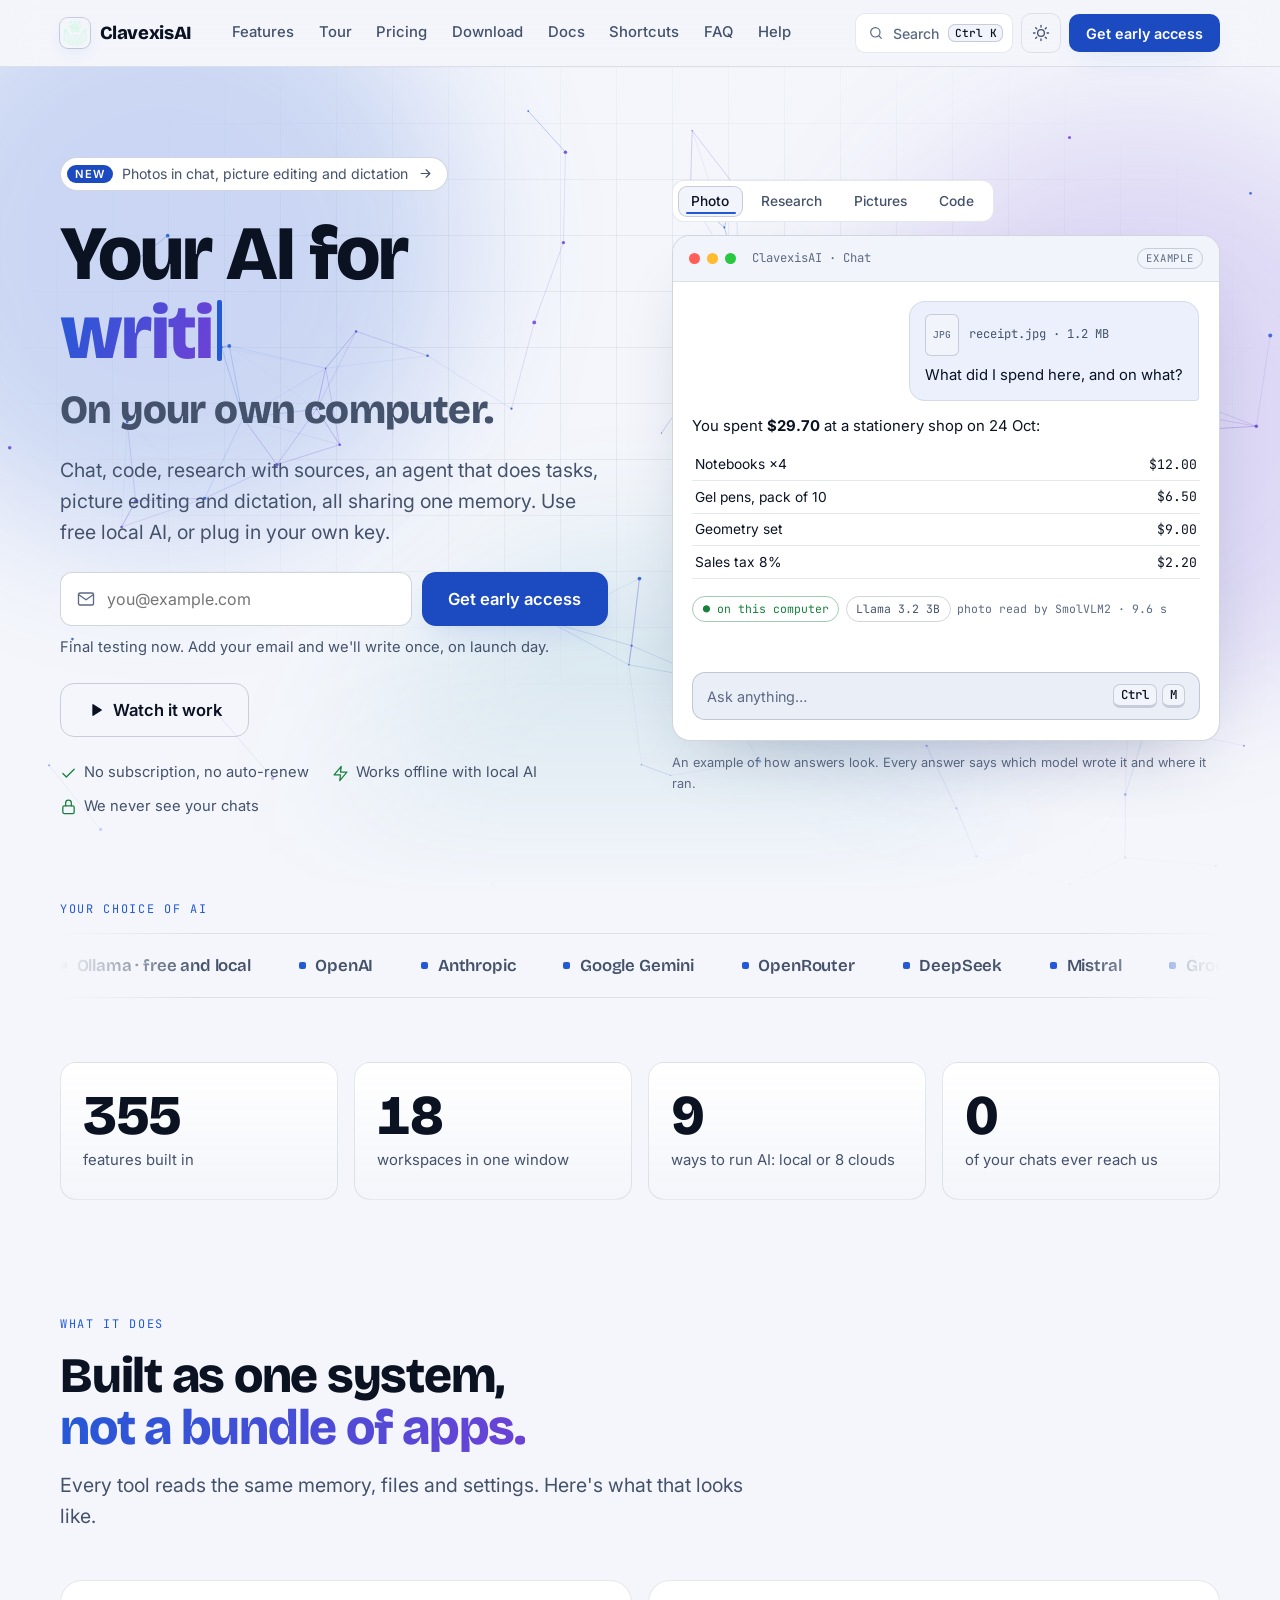
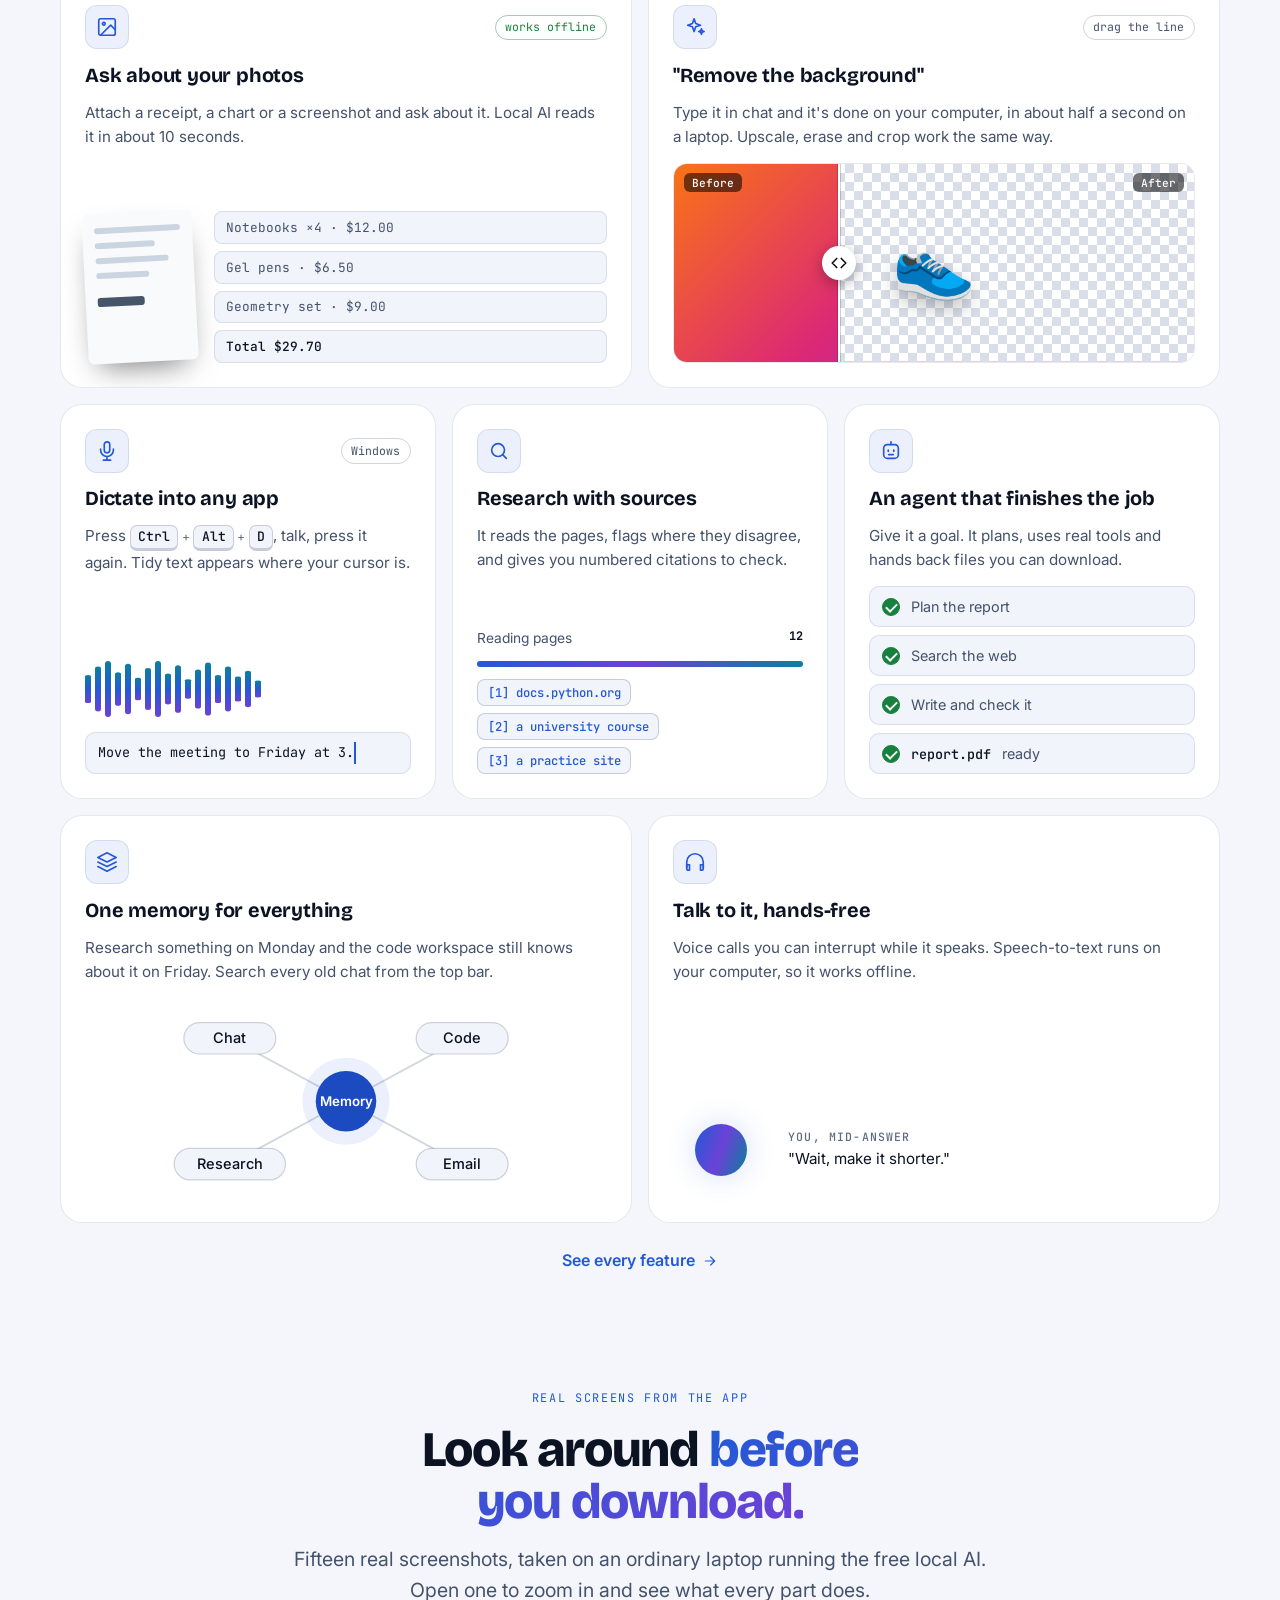
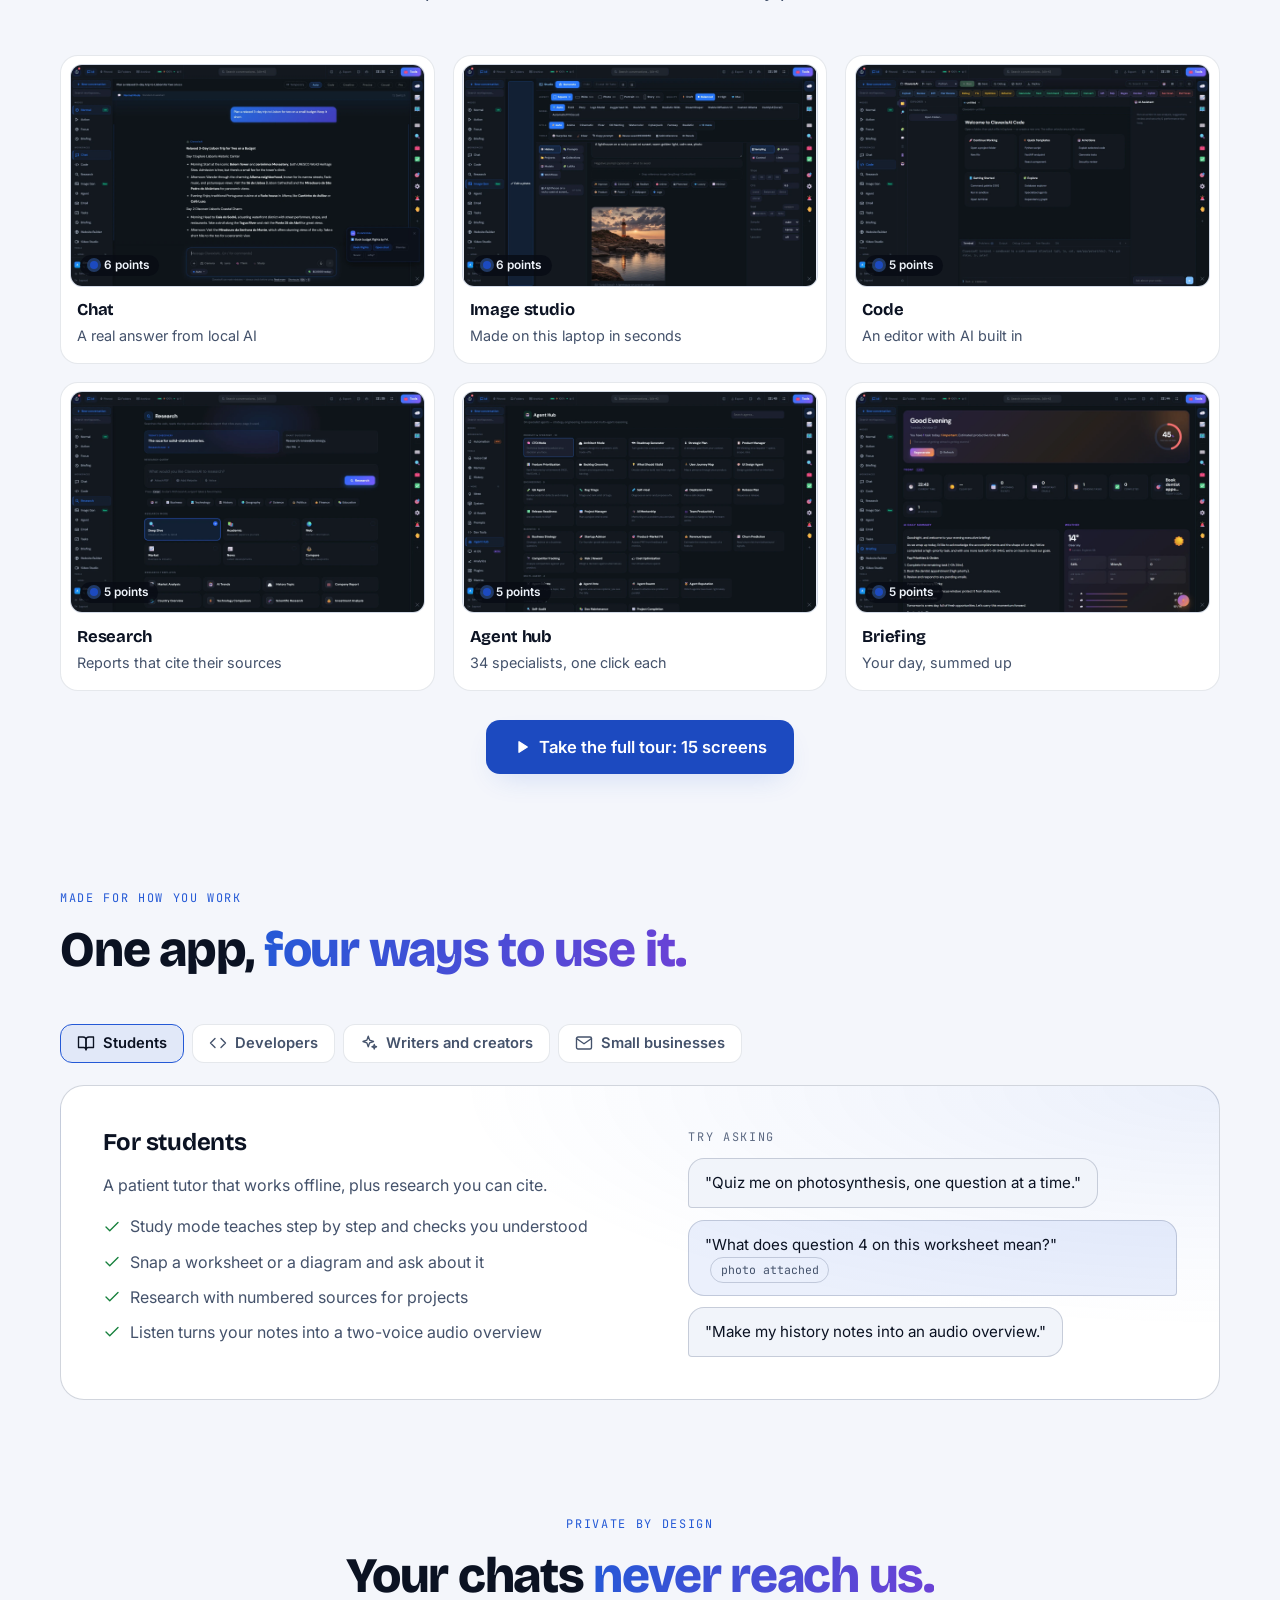
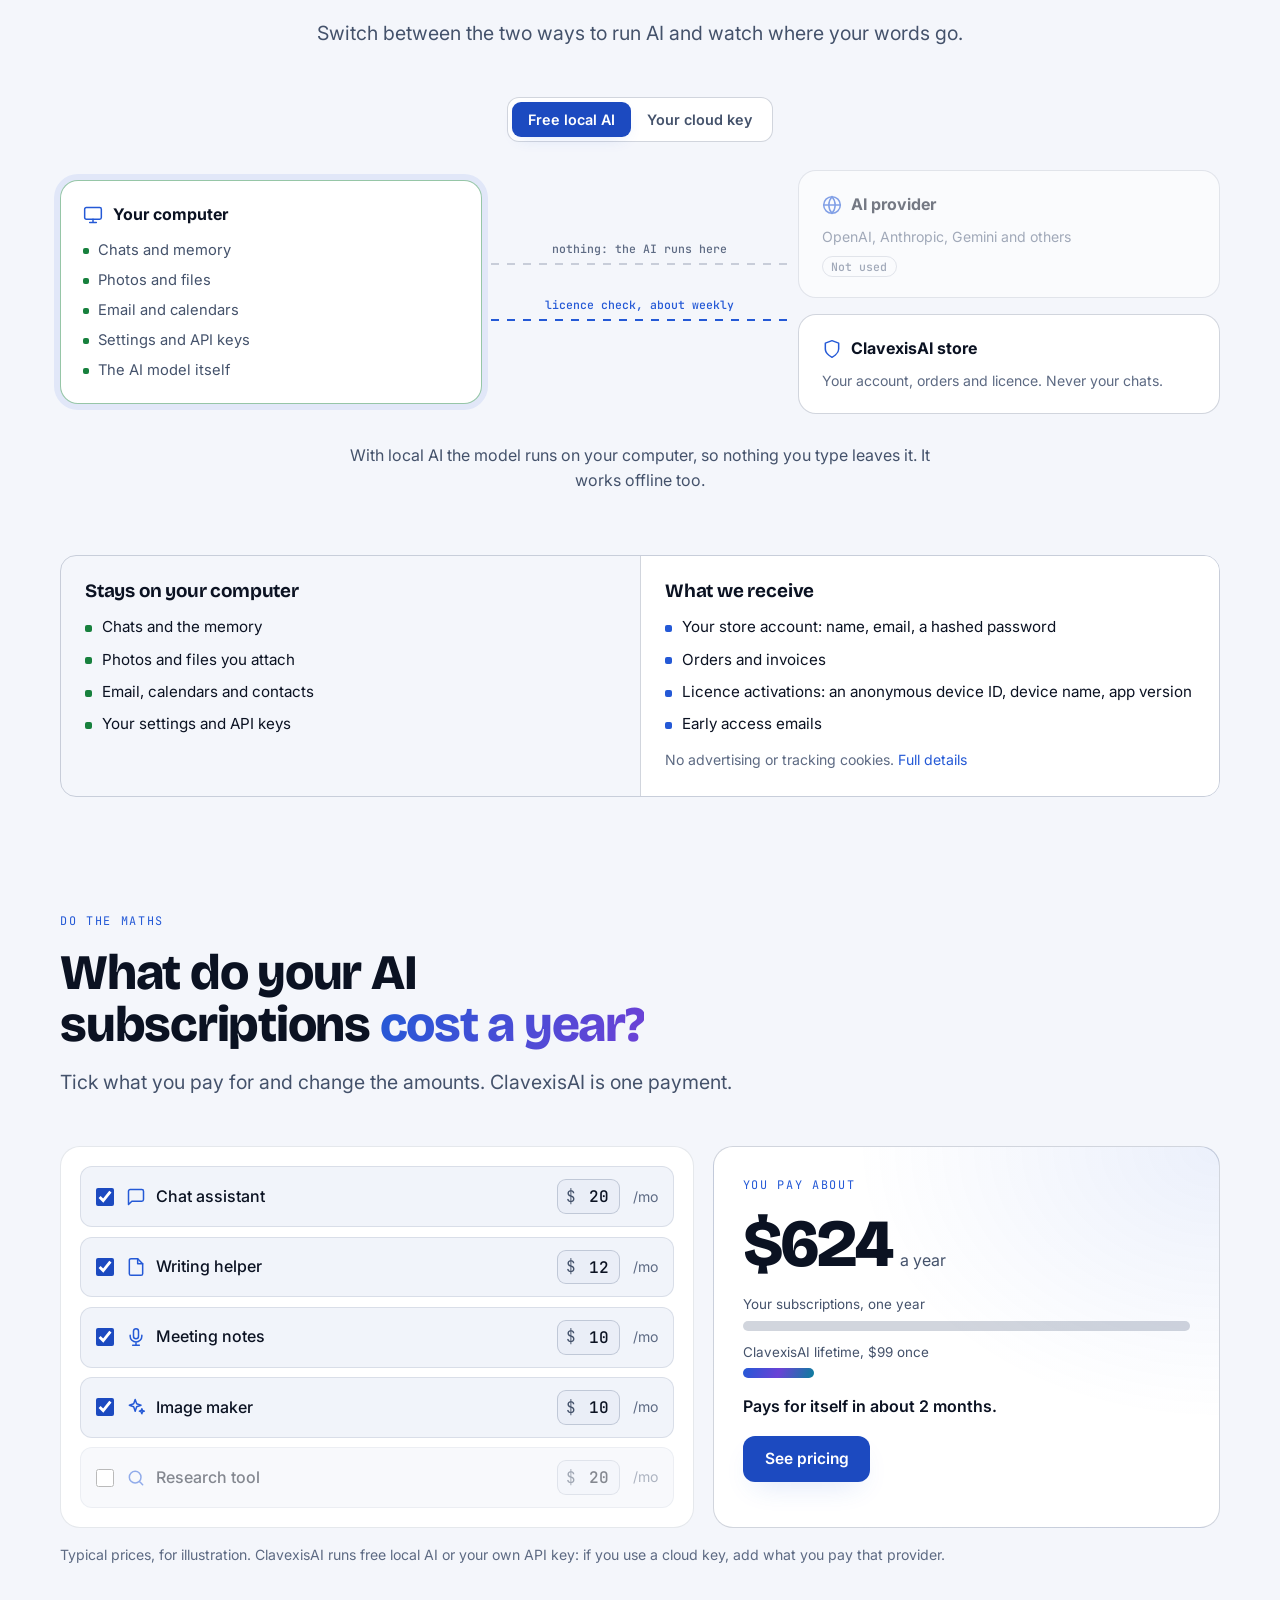
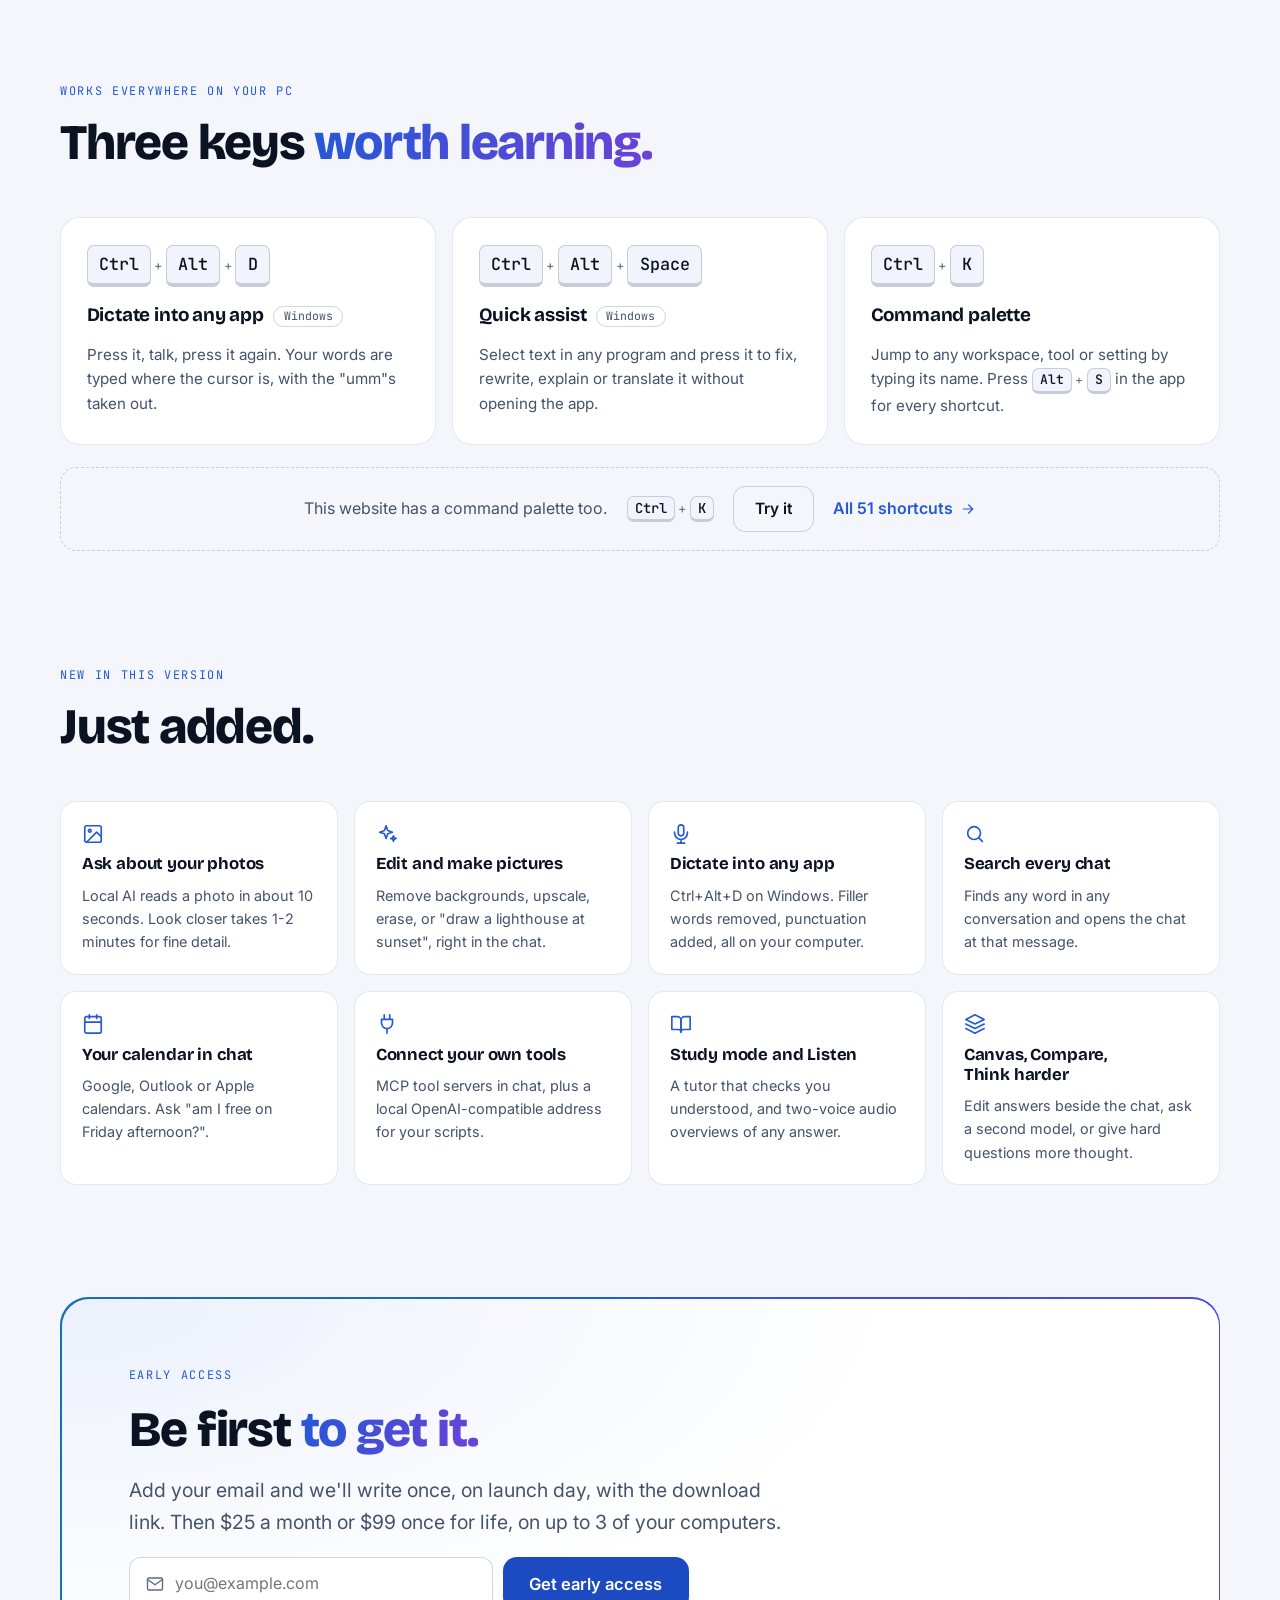
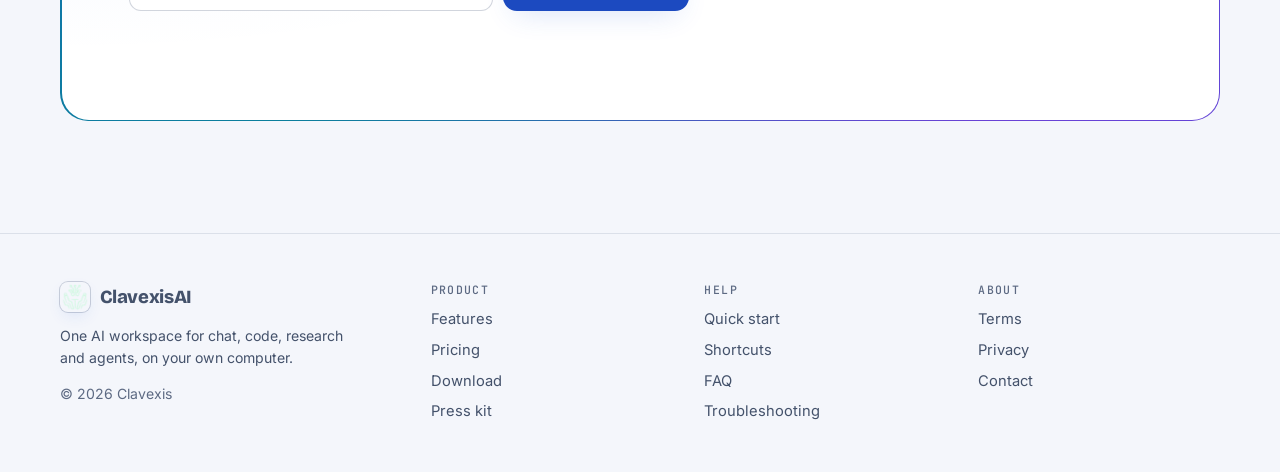
<file: index.html>
<!doctype html>
<html lang="en">
<head>
<meta name="cx-api" content="https://api.clavexis.com">
<meta charset="utf-8">
<meta name="viewport" content="width=device-width, initial-scale=1, viewport-fit=cover">
<link rel="canonical" href="https://ai.clavexis.com/">
<link rel="manifest" href="site.webmanifest">
<meta property="og:type" content="website">
<meta property="og:url" content="https://ai.clavexis.com/">
<meta property="og:title" content="ClavexisAI">
<meta property="og:description" content="Every AI tool you pay for, in one app on your own computer.">
<meta property="og:image" content="https://ai.clavexis.com/img/og.jpg">
<meta property="og:image:width" content="1200">
<meta property="og:image:height" content="750">
<meta name="twitter:card" content="summary_large_image">
<style>:root{padding-top:env(safe-area-inset-top,0px);padding-bottom:env(safe-area-inset-bottom,0px)}body{margin:0}img{max-width:100%}[hidden]{display:none!important}</style>
<title>ClavexisAI</title>
<meta name="claude:viewport-fit-sides" content="cover">
<meta name="description" content="ClavexisAI: chat, code, cited research, an agent, picture editing and dictation in one desktop app that runs on your own computer.">
<link rel="icon" href="img/icon-128.png">
<link rel="apple-touch-icon" href="img/icon-512.png">
<meta name="color-scheme" content="dark light">
<meta name="theme-color" content="#070a12" media="(prefers-color-scheme: dark)">
<meta name="theme-color" content="#f4f6fb" media="(prefers-color-scheme: light)">
<meta name="format-detection" content="telephone=no">
<script>
/* Early access mode: true until launch day. Then set it to false and run build.sh to bring back Download and Buy. */
var CX_EARLY_ACCESS = true;
if (CX_EARLY_ACCESS) document.documentElement.classList.add("ea");
</script>
<link rel="preconnect" href="https://fonts.googleapis.com">
<link rel="preconnect" href="https://fonts.gstatic.com" crossorigin>
<link rel="stylesheet" href="https://fonts.googleapis.com/css2?family=Bricolage+Grotesque:opsz,wght@12..96,600;12..96,700;12..96,800&family=Inter:wght@400;500;600&family=JetBrains+Mono:wght@400;500&display=swap">
</head>
<body>
<style>
/* Layout: a dark product site with one bold moment per view. Glass top bar; the home hero is an
   aurora + particle field beside a live, self-typing ClavexisAI window; below it a bento grid where
   each card acts out its feature. Hash-routed views slide in; docs get a left rail. */
@property --ang{syntax:'<angle>';inherits:false;initial-value:0deg}
:root{
  --bg:#070a12; --bg-2:#0a0f1c; --surface:#0e1424; --surface-2:#141c30; --sunk:#04060c;
  --line:rgba(150,180,240,.12); --line-2:rgba(150,180,240,.24);
  --fg:#eef3fb; --muted:#a9b6cb; --dim:#7d8aa1;
  --brand:#6ea8ff; --brand-2:#2f6df0; --brand-hover:#255fe0; --brand-ink:#ffffff; --brand-soft:rgba(110,168,255,.12);
  --violet:#a78bfa; --cyan:#67e8f9; --ok:#7ee787; --warn:#f5c26b;
  --glass:rgba(8,12,22,.72);
  --grad:linear-gradient(110deg,#7cb4ff 0%,#a78bfa 50%,#67e8f9 100%);
  --blob-a:rgba(47,109,240,.42); --blob-b:rgba(124,58,237,.4); --blob-c:rgba(34,211,238,.2);
  --shadow:0 30px 80px -30px rgba(0,0,0,.8);
  --display:'Bricolage Grotesque','Segoe UI',system-ui,sans-serif;
  --body:'Inter',-apple-system,BlinkMacSystemFont,'Segoe UI',Roboto,sans-serif;
  --mono:'JetBrains Mono',ui-monospace,SFMono-Regular,Menlo,Consolas,monospace;
  --radius:16px; --maxw:1200px; --ease:cubic-bezier(.2,.8,.2,1);
  color-scheme:dark;
}
@media (prefers-color-scheme: light){ :root:not([data-theme="dark"]){
  --bg:#f4f6fb; --bg-2:#eaeef7; --surface:#ffffff; --surface-2:#f1f4fa; --sunk:#e6ebf4;
  --line:rgba(25,45,85,.11); --line-2:rgba(25,45,85,.2);
  --fg:#0b1222; --muted:#44526b; --dim:#5d6a83;
  --brand:#2459d6; --brand-2:#1c4ac0; --brand-hover:#173da0; --brand-ink:#ffffff; --brand-soft:rgba(36,89,214,.09);
  --violet:#6a42d6; --cyan:#0b7f9c; --ok:#17803d; --warn:#9a6200;
  --glass:rgba(244,246,251,.8);
  --grad:linear-gradient(110deg,#2459d6 0%,#6a42d6 50%,#0b7f9c 100%);
  --blob-a:rgba(36,89,214,.2); --blob-b:rgba(106,66,214,.16); --blob-c:rgba(11,127,156,.12);
  --shadow:0 30px 70px -34px rgba(20,40,80,.32);
  color-scheme:light;
}}
:root[data-theme="light"]{
  --bg:#f4f6fb; --bg-2:#eaeef7; --surface:#ffffff; --surface-2:#f1f4fa; --sunk:#e6ebf4;
  --line:rgba(25,45,85,.11); --line-2:rgba(25,45,85,.2);
  --fg:#0b1222; --muted:#44526b; --dim:#5d6a83;
  --brand:#2459d6; --brand-2:#1c4ac0; --brand-hover:#173da0; --brand-ink:#ffffff; --brand-soft:rgba(36,89,214,.09);
  --violet:#6a42d6; --cyan:#0b7f9c; --ok:#17803d; --warn:#9a6200;
  --glass:rgba(244,246,251,.8);
  --grad:linear-gradient(110deg,#2459d6 0%,#6a42d6 50%,#0b7f9c 100%);
  --blob-a:rgba(36,89,214,.2); --blob-b:rgba(106,66,214,.16); --blob-c:rgba(11,127,156,.12);
  --shadow:0 30px 70px -34px rgba(20,40,80,.32);
  color-scheme:light;
}

/* ── base ── */
*{box-sizing:border-box}
html{scroll-behavior:smooth;-webkit-text-size-adjust:100%;text-size-adjust:100%}
body{background:var(--bg);color:var(--fg);font-family:var(--body);font-size:16px;line-height:1.6;-webkit-font-smoothing:antialiased;overflow-wrap:break-word}
body::before{content:"";position:fixed;top:0;left:0;right:0;height:env(safe-area-inset-top,0px);z-index:60;background:var(--bg)}
a{color:var(--brand);text-decoration:none}
a:hover{text-decoration:underline}
:focus-visible{outline:2px solid var(--brand);outline-offset:3px;border-radius:6px}
[tabindex="-1"]:focus{outline:none}
.sr-only{position:absolute;width:1px;height:1px;padding:0;margin:-1px;overflow:hidden;clip:rect(0,0,0,0);white-space:nowrap;border:0}
.skip{position:absolute;left:-9999px;top:0}
.skip:focus{position:fixed;left:max(16px,env(safe-area-inset-left,0px));top:calc(env(safe-area-inset-top,0px) + 10px);z-index:140;padding:.6rem 1rem;border-radius:9px;background:var(--surface);border:1px solid var(--brand);color:var(--fg)}
h1,h2,h3{font-family:var(--display);line-height:1.05;letter-spacing:-.025em;text-wrap:balance;margin:0}
h1{font-size:clamp(2.4rem,6vw,4.6rem);font-weight:800}
h2{font-size:clamp(1.9rem,4.2vw,3.1rem);font-weight:800}
h3{font-size:1.18rem;font-weight:700;letter-spacing:-.01em;line-height:1.2}
p{margin:0}
code,kbd,.mono{font-family:var(--mono);font-size:.86em}
kbd{display:inline-block;min-width:1.75em;padding:.06rem .45rem;border:1px solid var(--line-2);border-bottom-width:3px;border-radius:7px;background:var(--surface-2);color:var(--fg);text-align:center;line-height:1.5;white-space:nowrap;font-weight:500}
.plus{color:var(--dim);margin:0 .22rem;font-size:.8em}
mark{background:var(--brand-soft);background:color-mix(in srgb,var(--brand) 28%,transparent);color:inherit;border-radius:3px;padding:0 .08em}
.ic{width:20px;height:20px;flex:none;fill:none;stroke:currentColor;stroke-width:1.8;stroke-linecap:round;stroke-linejoin:round}
.grad-text{color:var(--brand)}
@supports ((-webkit-background-clip:text) or (background-clip:text)){
  .grad-text{background:var(--grad);background-size:200% auto;-webkit-background-clip:text;background-clip:text;color:transparent;animation:shimmer 7s linear infinite}
}
@keyframes shimmer{to{background-position:200% center}}

.wrap{max-width:var(--maxw);margin:0 auto;padding-left:max(20px,env(safe-area-inset-left,0px));padding-right:max(20px,env(safe-area-inset-right,0px))}
@media (max-width:480px){.wrap{padding-left:max(16px,env(safe-area-inset-left,0px));padding-right:max(16px,env(safe-area-inset-right,0px))}}
.eyebrow{display:inline-flex;align-items:center;gap:.5rem;font-family:var(--mono);font-size:.74rem;letter-spacing:.14em;text-transform:uppercase;color:var(--brand)}
.lede{font-size:clamp(1.06rem,1.6vw,1.22rem);color:var(--muted);max-width:60ch}
.muted{color:var(--muted)} .dim{color:var(--dim)} .small{font-size:.88rem} .center{text-align:center}
.section{padding-block:clamp(4.5rem,9vw,7.5rem) 0}
.sec-head{display:grid;gap:1rem;max-width:70ch;margin-bottom:clamp(2rem,4vw,3rem)}
.sec-head.center,.page-head.center{margin-inline:auto;text-align:center;justify-items:center}
.page-head{display:grid;gap:1.1rem;max-width:72ch;margin-bottom:clamp(2rem,4vw,3rem)}
.link-arrow{display:inline-flex;align-items:center;gap:.4rem;font-weight:600}
.link-arrow .ic{width:16px;height:16px;transition:transform .2s var(--ease)}
.link-arrow:hover{text-decoration:none}
.link-arrow:hover .ic{transform:translateX(4px)}

/* ── buttons ── */
.btn{position:relative;display:inline-flex;align-items:center;justify-content:center;gap:.55rem;padding:.8rem 1.3rem;border-radius:12px;font:600 .97rem var(--body);border:1px solid transparent;cursor:pointer;overflow:hidden;white-space:nowrap;text-decoration:none!important;transition:transform .2s var(--ease),background .2s,border-color .2s,box-shadow .2s;-webkit-tap-highlight-color:transparent;touch-action:manipulation}
.btn .ic{width:18px;height:18px}
.btn:active{transform:scale(.97)}
@media (hover:hover){.btn:hover{transform:translateY(-2px)}}
.btn-primary{background:var(--brand-2);color:var(--brand-ink);box-shadow:0 12px 30px -12px var(--blob-a)}
.btn-primary:hover{background:var(--brand-hover)}
.btn-ghost{background:transparent;border-color:var(--line-2);color:var(--fg)}
.btn-ghost:hover{border-color:var(--brand);background:var(--brand-soft)}
.btn-lg{padding:1rem 1.6rem;font-size:1.04rem;border-radius:14px}
.shine::after{content:"";position:absolute;top:0;left:0;right:0;bottom:0;background:linear-gradient(115deg,transparent 30%,rgba(255,255,255,.35) 50%,transparent 70%);transform:translateX(-120%);animation:shine 5s var(--ease) infinite;pointer-events:none}
@keyframes shine{0%,64%{transform:translateX(-120%)}100%{transform:translateX(120%)}}
.btn-row{display:flex;gap:.8rem;flex-wrap:wrap;align-items:center}
.chip{display:inline-flex;align-items:center;gap:.35rem;padding:.16rem .6rem;border-radius:99px;border:1px solid var(--line-2);color:var(--muted);font-family:var(--mono);font-size:.72rem;font-weight:400;letter-spacing:0;white-space:nowrap}
.chip.local{color:var(--ok);border-color:var(--ok);border-color:color-mix(in srgb,var(--ok) 40%,transparent)}
h3 .chip{vertical-align:middle;margin-left:.35rem}

/* ── header ── */
.top{position:sticky;top:env(safe-area-inset-top,0px);z-index:50;background:var(--glass);-webkit-backdrop-filter:saturate(1.4) blur(16px);backdrop-filter:saturate(1.4) blur(16px);border-bottom:1px solid var(--line);view-transition-name:topbar}
.top-in{display:flex;align-items:center;gap:1rem;height:66px}
.logo{display:flex;align-items:center;gap:.6rem;flex:none;color:var(--fg);font:800 1.16rem var(--display);letter-spacing:-.02em;text-decoration:none!important}
.logo img{width:30px;height:30px;border-radius:8px;box-shadow:0 0 0 1px var(--line-2),0 6px 18px -6px var(--blob-a)}
.nav{position:relative;display:flex;gap:.1rem;margin-left:.8rem}
.nav a{position:relative;z-index:1;color:var(--muted);padding:.45rem .72rem;border-radius:9px;font-size:.93rem;font-weight:500;text-decoration:none!important;transition:color .2s}
.nav a:hover,.nav a[aria-current="page"]{color:var(--fg)}
.nav-pill{position:absolute;z-index:0;top:0;left:0;height:100%;width:0;border-radius:9px;background:var(--surface-2);box-shadow:inset 0 0 0 1px var(--line);opacity:0;pointer-events:none;transition:transform .35s var(--ease),width .35s var(--ease),opacity .2s}
.nav-account{display:none}
.top-end{margin-left:auto;display:flex;gap:.5rem;align-items:center}
.icon-btn{width:40px;height:40px;display:inline-grid;place-items:center;flex:none;border-radius:10px;border:1px solid var(--line);background:transparent;color:var(--muted);cursor:pointer;transition:color .2s,border-color .2s,background .2s;-webkit-tap-highlight-color:transparent}
.icon-btn:hover{color:var(--fg);border-color:var(--line-2);background:var(--surface-2)}
.icon-btn .ic{width:18px;height:18px}
.icon-btn.spin .ic{animation:spin360 .6s var(--ease)}
@keyframes spin360{from{transform:rotate(-180deg) scale(.6)}to{transform:none}}
.theme-ic .sun{display:none}
@media (prefers-color-scheme: light){:root:not([data-theme="dark"]) .theme-ic .sun{display:block}:root:not([data-theme="dark"]) .theme-ic .moon{display:none}}
:root[data-theme="light"] .theme-ic .sun{display:block}
:root[data-theme="light"] .theme-ic .moon{display:none}
.search-btn{display:inline-flex;align-items:center;gap:.55rem;height:40px;padding:0 .55rem 0 .8rem;border-radius:10px;border:1px solid var(--line);background:var(--surface);color:var(--dim);font:500 .88rem var(--body);cursor:pointer;transition:border-color .2s,color .2s}
.search-btn:hover{border-color:var(--line-2);color:var(--fg)}
.search-btn .ic{width:16px;height:16px}
.search-btn kbd{font-size:.7rem;border-bottom-width:1px;padding:0 .35rem}
.top .btn{padding:.58rem 1rem;font-size:.9rem;border-radius:10px}
.menu-btn{display:none}
.burger{position:relative;width:18px;height:12px}
.burger i{position:absolute;left:0;right:0;height:2px;border-radius:2px;background:currentColor;transition:transform .3s var(--ease),top .3s var(--ease)}
.burger i:first-child{top:0}
.burger i:last-child{top:10px}
.menu-btn[aria-expanded="true"] .burger i:first-child{top:5px;transform:rotate(45deg)}
.menu-btn[aria-expanded="true"] .burger i:last-child{top:5px;transform:rotate(-45deg)}
.progress{position:absolute;left:0;right:0;bottom:-1px;height:2px;pointer-events:none}
.progress i{display:block;height:100%;width:100%;transform-origin:0 50%;transform:scaleX(0);background:var(--grad)}
@media (max-width:1180px){.nav a{padding-inline:.55rem}}
@media (max-width:1100px){.search-btn span,.search-btn kbd{display:none}.search-btn{width:40px;padding:0;justify-content:center}}
@media (max-width:1000px){
  .top{background:var(--bg);-webkit-backdrop-filter:none;backdrop-filter:none}
  .nav-pill{display:none}
  .nav a{padding:.85rem .6rem;font-size:1.05rem;border-radius:10px}
  .js .nav{display:none;position:absolute;top:66px;left:0;right:0;flex-direction:column;gap:0;margin:0;max-height:calc(100vh - 66px);max-height:calc(100dvh - 66px);overflow-y:auto;overscroll-behavior:contain;padding:.6rem max(16px,env(safe-area-inset-right,0px)) 1.2rem max(16px,env(safe-area-inset-left,0px));background:var(--bg);border-bottom:1px solid var(--line);box-shadow:var(--shadow)}
  .js .nav.open{display:flex;animation:drop .28s var(--ease)}
  .js .nav a[aria-current="page"]{background:var(--surface-2)}
  .js .nav .nav-account{display:block;margin-top:.5rem;padding-top:1rem;border-top:1px solid var(--line);border-radius:0}
  .js .menu-btn{display:inline-grid}
  html:not(.js) .top-in{flex-wrap:wrap;height:auto;padding-block:.6rem}
  html:not(.js) .nav{order:3;flex-wrap:wrap;width:100%;margin:0}
  html:not(.js) .nav a{padding:.5rem .6rem}
}
html:not(.js) #themeBtn,html:not(.js) #cmdBtn{display:none}
@media (max-width:440px){.top .get{display:none}}
@keyframes drop{from{opacity:0;transform:translateY(-8px)}to{opacity:1;transform:none}}

/* ── views, transitions, reveal ── */
.js .view:not(.on),.js [data-doc-page]:not(.on){display:none}
.view,[data-doc-page],.section{scroll-margin-top:86px}
.view{padding-block:clamp(2.8rem,6vw,5rem) 5rem}
.view.home{padding-top:0}
.view.enter{animation:viewIn .5s var(--ease)}
@keyframes viewIn{from{opacity:0;transform:translateY(14px)}to{opacity:1;transform:none}}
::view-transition-old(root){animation:vtOut .2s ease both}
::view-transition-new(root){animation:vtIn .45s var(--ease) both}
@keyframes vtOut{to{opacity:0}}
@keyframes vtIn{from{opacity:0;transform:translateY(12px)}}
.vt-theme::view-transition-old(root){animation:vtOut .25s ease both}
.vt-theme::view-transition-new(root){animation:fadeIn .35s ease both}
.js .rv{opacity:.35;translate:0 28px;transition:opacity .8s var(--ease),translate .8s var(--ease);transition-delay:calc(var(--d,0) * 80ms)}
.js .rv.in{opacity:1;translate:none}
@keyframes rise{from{opacity:0;transform:translateY(18px)}to{opacity:1;transform:none}}
@keyframes pop{from{opacity:0;transform:translateY(8px) scale(.97)}to{opacity:1;transform:none}}
@keyframes fill{to{transform:scaleX(1)}}
@keyframes press{0%,100%{transform:none}40%{transform:translateY(3px);border-bottom-width:1px;margin-bottom:2px}}
@keyframes spin{to{--ang:360deg}}

/* ── hero ── */
.hero-wrap{position:relative;isolation:isolate;padding-block:clamp(3rem,7vw,6rem) clamp(3rem,6vw,5rem)}
.hero-bg{position:absolute;top:0;left:0;right:0;bottom:0;z-index:-1;overflow:hidden;pointer-events:none;-webkit-mask-image:linear-gradient(180deg,#000 70%,transparent);mask-image:linear-gradient(180deg,#000 70%,transparent)}
.hero-bg canvas{position:absolute;top:0;left:0;width:100%;height:100%}
.blob{position:absolute;width:46vw;height:46vw;max-width:640px;max-height:640px;border-radius:50%;filter:blur(70px);will-change:transform;animation:float 18s ease-in-out infinite alternate}
.b1{background:var(--blob-a);top:-14%;left:-10%}
.b2{background:var(--blob-b);top:6%;right:-12%;animation-duration:23s;animation-delay:-7s}
.b3{background:var(--blob-c);bottom:-30%;left:28%;animation-duration:27s;animation-delay:-13s}
@keyframes float{0%{transform:translate(0,0) scale(1)}50%{transform:translate(7%,9%) scale(1.12)}100%{transform:translate(-6%,-5%) scale(.94)}}
@media (max-width:700px){.blob{filter:blur(50px);width:80vw;height:80vw}}
.grid-fx{position:absolute;top:0;left:0;right:0;bottom:0;background-image:linear-gradient(var(--line) 1px,transparent 1px),linear-gradient(90deg,var(--line) 1px,transparent 1px);background-size:56px 56px;-webkit-mask-image:radial-gradient(ellipse 70% 60% at 50% 35%,#000 25%,transparent 75%);mask-image:radial-gradient(ellipse 70% 60% at 50% 35%,#000 25%,transparent 75%);opacity:.6}
.hero{display:grid;grid-template-columns:minmax(0,1fr) minmax(0,1fr);gap:clamp(2rem,5vw,4.5rem);align-items:center}
@media (max-width:960px){.hero{grid-template-columns:minmax(0,1fr)}}
.hero-copy{display:grid;grid-template-columns:minmax(0,1fr);gap:1.5rem;justify-items:start}
.js .hero-copy > *{animation:rise .9s var(--ease) both;animation-delay:calc(var(--i,0) * 90ms + 100ms)}
.badge{display:inline-flex;align-items:center;gap:.6rem;max-width:100%;padding:.32rem .9rem .32rem .35rem;border-radius:99px;border:1px solid var(--line-2);background:var(--surface);color:var(--muted);font-size:.88rem;text-decoration:none!important;transition:border-color .2s,color .2s}
.badge:hover{border-color:var(--brand);color:var(--fg)}
.badge b{flex:none;padding:.15rem .55rem;border-radius:99px;background:var(--brand-2);color:var(--brand-ink);font:600 .7rem var(--body);letter-spacing:.05em;text-transform:uppercase}
.badge .ic{width:15px;height:15px}
.badge span{min-width:0;overflow:hidden;text-overflow:ellipsis;white-space:nowrap}
.hero-title{font-size:clamp(2.6rem,6.6vw,4.8rem);line-height:1.02}
.hero-title .l{display:block}
.hero-title .l3{font-size:.52em;letter-spacing:-.015em;margin-top:.45em;color:var(--muted)}
.rot{white-space:nowrap}
.caret{display:inline-block;width:.07em;height:.8em;margin-left:.06em;vertical-align:-.05em;border-radius:2px;background:var(--brand);animation:blink 1s steps(1) infinite}
@keyframes blink{50%{opacity:0}}
.hero .lede{max-width:52ch}
.trust{list-style:none;margin:0;padding:0;display:flex;flex-wrap:wrap;gap:.6rem 1.4rem;color:var(--muted);font-size:.92rem}
.trust li{display:flex;align-items:center;gap:.45rem}
.trust .ic{width:17px;height:17px;color:var(--ok)}

/* ── live demo window ── */
.demo{position:relative;display:grid;gap:.8rem;min-width:0;perspective:1400px}
.js .demo{animation:rise 1s var(--ease) .3s both}
.demo-tabs{display:flex;gap:.3rem;flex-wrap:wrap;justify-self:start;padding:.3rem;border-radius:12px;border:1px solid var(--line);background:var(--surface)}
.dtab{position:relative;padding:.45rem .85rem;border-radius:9px;border:0;background:transparent;color:var(--muted);font:500 .86rem var(--body);cursor:pointer;overflow:hidden;transition:color .2s,background .2s}
.dtab:hover{color:var(--fg)}
.dtab[aria-selected="true"]{background:var(--surface-2);color:var(--fg);box-shadow:inset 0 0 0 1px var(--line-2)}
.dtab .bar{position:absolute;left:12%;right:12%;bottom:3px;height:2px;border-radius:2px;background:var(--brand);transform-origin:0 50%;transform:scaleX(0)}
.dtab[aria-selected="true"] .bar.run{animation:fill var(--dur,4s) linear forwards}
.appwin{position:relative;border:1px solid var(--line-2);border-radius:18px;background:var(--surface);box-shadow:var(--shadow);overflow:hidden;transition:transform .5s var(--ease)}
.demo-glow{position:absolute;z-index:-1;top:12%;left:4%;right:4%;bottom:-6%;background:radial-gradient(closest-side,var(--blob-a),transparent);filter:blur(40px)}
.appwin-bar{display:flex;align-items:center;gap:.45rem;padding:.75rem 1rem;border-bottom:1px solid var(--line);background:var(--surface-2)}
.appwin-bar i,.browser-bar i{width:11px;height:11px;border-radius:50%;background:var(--line-2)}
.appwin-bar i:nth-child(1),.browser-bar i:nth-child(1){background:#ff5f57}
.appwin-bar i:nth-child(2),.browser-bar i:nth-child(2){background:#febc2e}
.appwin-bar i:nth-child(3),.browser-bar i:nth-child(3){background:#28c840}
.appwin-bar .t{margin-left:.5rem;font-family:var(--mono);font-size:.76rem;color:var(--dim)}
.ex-tag{margin-left:auto;padding:.05rem .5rem;border-radius:99px;border:1px solid var(--line-2);font-family:var(--mono);font-size:.66rem;letter-spacing:.08em;text-transform:uppercase;color:var(--dim)}
.appwin-body{padding:1.2rem;display:grid;gap:.9rem;align-content:start;min-height:340px;overflow:hidden}
@media (min-width:961px){.appwin-body{height:390px}}
.msg-user{justify-self:end;max-width:88%;padding:.75rem .95rem;border-radius:16px 16px 4px 16px;border:1px solid var(--line);background:var(--brand-soft);font-size:.93rem;animation:pop .35s var(--ease) both}
.attach{display:flex;align-items:center;gap:.6rem;margin-bottom:.5rem;font-family:var(--mono);font-size:.76rem;color:var(--muted)}
.attach b{display:inline-grid;place-items:center;width:34px;height:42px;border-radius:6px;border:1px solid var(--line-2);background:var(--surface-2);font-weight:500;font-size:.6rem;color:var(--dim)}
.msg-ai{display:grid;gap:.6rem;font-size:.93rem}
.msg-ai table{border-collapse:collapse;width:100%;font-size:.86rem}
.msg-ai td{padding:.3rem .2rem;border-bottom:1px solid var(--line)}
.msg-ai td:last-child{text-align:right;font-family:var(--mono);font-size:.82rem;font-variant-numeric:tabular-nums}
.msg-ai ol{margin:0;padding-left:1.2rem;display:grid;gap:.3rem}
.msg-ai sup{color:var(--brand);font-family:var(--mono);font-size:.68rem}
.msg-ai .srcs{font-size:.76rem;color:var(--dim)}
.msg-ai pre{margin:0;padding:.8rem .9rem;border-radius:10px;border:1px solid var(--line);background:var(--sunk);font-size:.8rem;line-height:1.55;overflow-x:auto}
.tk-k{color:var(--violet)} .tk-f{color:var(--brand)} .tk-s{color:var(--ok)} .tk-c{color:var(--dim)}
.w{opacity:0;transition:opacity .3s}
.w.on{opacity:1}
.thinking{display:flex;gap:.32rem;padding:.4rem .1rem}
.thinking i{width:7px;height:7px;border-radius:50%;background:var(--dim);animation:bounce 1s infinite}
.thinking i:nth-child(2){animation-delay:.15s}
.thinking i:nth-child(3){animation-delay:.3s}
@keyframes bounce{0%,80%,100%{transform:translateY(0);opacity:.4}40%{transform:translateY(-5px);opacity:1}}
.provenance{display:flex;flex-wrap:wrap;gap:.4rem;align-items:center;padding-top:.2rem;font-family:var(--mono);font-size:.72rem;color:var(--dim)}
.provenance.fade{animation:pop .45s var(--ease) both}
.composer{display:flex;align-items:center;gap:.6rem;margin:0 1.2rem 1.2rem;padding:.7rem .85rem;border:1px solid var(--line-2);border-radius:13px;background:var(--bg-2);color:var(--dim);font-size:.9rem;min-height:2.9rem}
.composer .typed{color:var(--fg)}
.composer .typed:empty{display:none}
.composer .typed:not(:empty)::after{content:"";display:inline-block;width:2px;height:1em;margin-left:2px;vertical-align:-.15em;background:var(--brand);animation:blink 1s steps(1) infinite}
.composer .typed:not(:empty) + .ph{display:none}
.composer .k{margin-left:auto;display:flex;gap:.3rem}
.demo-note{font-size:.8rem;color:var(--dim)}
/* the picture stand-in: one look in both themes, like a photo */
.cut-a,.cut-b{position:absolute;top:0;left:0;right:0;bottom:0;display:grid;place-items:center;font-size:4.2rem;line-height:1}
.cut-a{background:linear-gradient(135deg,#f97316,#db2777 45%,#7c3aed)}
.cut-b{background-color:#fff;background-image:linear-gradient(45deg,#d9dee8 25%,transparent 25%,transparent 75%,#d9dee8 75%),linear-gradient(45deg,#d9dee8 25%,transparent 25%,transparent 75%,#d9dee8 75%);background-size:18px 18px;background-position:0 0,9px 9px}
.cut-b span{filter:drop-shadow(0 8px 10px rgba(0,0,0,.25))}
.cutout{position:relative;height:150px;border-radius:12px;overflow:hidden;border:1px solid var(--line)}
.cutout .cut-b{clip-path:inset(0 0 0 100%)}
.cutout.go .cut-b{animation:wipe 1.3s var(--ease) forwards}
@keyframes wipe{from{clip-path:inset(0 0 0 100%)}to{clip-path:inset(0 0 0 0)}}

/* ── provider marquee & stats ── */
.marquee{position:relative;overflow:hidden;padding-block:1.3rem;border-block:1px solid var(--line);-webkit-mask-image:linear-gradient(90deg,transparent,#000 12%,#000 88%,transparent);mask-image:linear-gradient(90deg,transparent,#000 12%,#000 88%,transparent)}
.marquee-track{display:flex;width:max-content;animation:marquee 34s linear infinite}
.marquee:hover .marquee-track{animation-play-state:paused}
.marquee-track span{display:inline-flex;align-items:center;gap:.6rem;padding-right:3rem;color:var(--muted);font:600 1.05rem var(--display);letter-spacing:-.01em;white-space:nowrap}
.marquee-track span::before{content:"";width:7px;height:7px;border-radius:2px;background:var(--brand)}
@keyframes marquee{to{transform:translateX(-50%)}}
.marquee-label{margin-bottom:.9rem}
.stats{display:grid;grid-template-columns:repeat(4,minmax(0,1fr));gap:1rem;margin-top:clamp(2.5rem,5vw,4rem)}
@media (max-width:760px){.stats{grid-template-columns:repeat(2,minmax(0,1fr))}}
.stat{display:grid;gap:.3rem;align-content:start;padding:1.6rem 1.4rem;border-radius:var(--radius);border:1px solid var(--line);background:linear-gradient(180deg,var(--surface),transparent)}
.stat b{font:800 clamp(2.3rem,4.6vw,3.5rem) var(--display);letter-spacing:-.03em;line-height:1;font-variant-numeric:tabular-nums}
.stat span{color:var(--muted);font-size:.93rem}

/* ── bento ── */
.bento{display:grid;grid-template-columns:repeat(6,minmax(0,1fr));gap:1rem}
.b-card{position:relative;grid-column:span 2;display:flex;flex-direction:column;gap:.85rem;padding:1.5rem;border-radius:22px;border:1px solid var(--line);background:var(--surface);overflow:hidden;isolation:isolate;min-width:0}
.b-card.w3{grid-column:span 3}
.b-card h3{font-size:1.25rem}
.b-card > p{color:var(--muted);font-size:.95rem}
.b-head{display:flex;justify-content:space-between;align-items:center;gap:.6rem}
.b-ic,.f-ic{display:grid;place-items:center;flex:none;width:44px;height:44px;border-radius:12px;border:1px solid var(--line);background:var(--brand-soft);color:var(--brand)}
.b-ic .ic,.f-ic .ic{width:22px;height:22px}
.b-vis{position:relative;margin-top:auto;padding-top:.4rem}
@media (max-width:960px){.bento{grid-template-columns:repeat(2,minmax(0,1fr))}.b-card,.b-card.w3{grid-column:span 1}.b-card.wide-md{grid-column:1 / -1}}
@media (max-width:640px){.bento{grid-template-columns:minmax(0,1fr)}}
.spot::before{content:"";position:absolute;z-index:-1;top:0;left:0;right:0;bottom:0;background:radial-gradient(420px circle at var(--x,50%) var(--y,0%),var(--brand-soft),transparent 60%);opacity:0;transition:opacity .3s}
.spot::after{content:"";position:absolute;top:0;left:0;right:0;bottom:0;border-radius:inherit;padding:1px;background:radial-gradient(260px circle at var(--x,50%) var(--y,0%),var(--brand),transparent 70%);-webkit-mask:linear-gradient(#000 0 0) content-box,linear-gradient(#000 0 0);-webkit-mask-composite:xor;mask-composite:exclude;opacity:0;transition:opacity .3s;pointer-events:none}
@media (hover:hover){.spot:hover::before{opacity:1}.spot:hover::after{opacity:.9}}
/* photo scan */
.scan{display:grid;grid-template-columns:110px minmax(0,1fr);gap:1.2rem;align-items:center}
.receipt{position:relative;height:150px;padding:14px 12px;border-radius:6px;background:#f8fafc;display:grid;gap:9px;align-content:start;overflow:hidden;transform:rotate(-3deg);box-shadow:0 14px 30px -12px rgba(0,0,0,.55)}
.receipt i{display:block;height:6px;border-radius:3px;background:#cbd5e1}
.receipt i:nth-child(2){width:70%}
.receipt i:nth-child(3){width:85%}
.receipt i:nth-child(4){width:62%}
.receipt i.tot{margin-top:10px;height:9px;width:55%;background:#475569}
.scanline{position:absolute;left:0;right:0;top:0;height:30px;background:linear-gradient(180deg,transparent,rgba(110,168,255,.5));border-bottom:2px solid #6ea8ff;opacity:0}
.play .scanline{opacity:1;animation:scanY 2.8s var(--ease) infinite}
@keyframes scanY{0%{transform:translateY(-32px)}65%,100%{transform:translateY(160px)}}
.extract{display:grid;gap:.45rem;font:400 .8rem var(--mono);color:var(--muted);min-width:0}
.extract span{padding:.42rem .65rem;border-radius:8px;border:1px solid var(--line);background:var(--surface-2);white-space:nowrap;overflow:hidden;text-overflow:ellipsis}
.extract b{color:var(--fg);font-weight:500}
.play .extract span{animation:exIn 2.8s var(--ease) infinite backwards;animation-delay:calc(.5s + var(--i) * .22s)}
@keyframes exIn{0%{opacity:0;transform:translateX(-8px)}14%,82%{opacity:1;transform:none}100%{opacity:0}}
@media (max-width:420px){.scan{grid-template-columns:86px minmax(0,1fr)}.receipt{height:126px}}
/* before / after */
.ba{position:relative;height:200px;margin-top:auto;border-radius:14px;overflow:hidden;border:1px solid var(--line);--pos:55%}
.ba .cut-b{clip-path:inset(0 0 0 var(--pos))}
.ba-line{position:absolute;top:0;bottom:0;left:var(--pos);width:2px;margin-left:-1px;background:#fff;box-shadow:0 0 0 1px rgba(0,0,0,.18);pointer-events:none}
.ba-line::after{content:"";position:absolute;top:50%;left:50%;width:34px;height:34px;margin:-17px 0 0 -17px;border-radius:50%;background:#fff url("data:image/svg+xml,%3Csvg xmlns='http://www.w3.org/2000/svg' viewBox='0 0 24 24' fill='none' stroke='%23111' stroke-width='2.2' stroke-linecap='round' stroke-linejoin='round'%3E%3Cpath d='M9 6l-6 6 6 6M15 6l6 6-6 6'/%3E%3C/svg%3E") center/18px no-repeat;box-shadow:0 4px 14px rgba(0,0,0,.3)}
.ba:focus-within .ba-line::after{outline:3px solid var(--brand);outline-offset:2px}
.ba input{position:absolute;top:0;left:0;width:100%;height:100%;margin:0;opacity:0;cursor:ew-resize;touch-action:pan-y}
.ba .tag{position:absolute;top:.6rem;padding:.15rem .5rem;border-radius:6px;background:rgba(0,0,0,.55);color:#fff;font:500 .7rem var(--mono);pointer-events:none}
.ba .tag.l{left:.6rem}
.ba .tag.r{right:.6rem}
/* dictation */
.wave{display:flex;align-items:center;gap:4px;height:56px}
.wave i{flex:1;max-width:6px;height:100%;border-radius:3px;background:linear-gradient(180deg,var(--cyan),var(--brand) 50%,var(--violet));transform:scaleY(var(--h,.5))}
.play .wave i{animation:wave 1.1s ease-in-out infinite;animation-delay:calc(var(--n) * -.09s)}
@keyframes wave{0%,100%{transform:scaleY(.18)}50%{transform:scaleY(var(--h,1))}}
.dict-text{margin-top:.9rem;padding:.6rem .75rem;border-radius:10px;border:1px solid var(--line);background:var(--surface-2);font-family:var(--mono);font-size:.84rem;color:var(--fg);white-space:nowrap;overflow:hidden}
.typing{display:inline-block;max-width:100%;overflow:hidden;vertical-align:bottom;border-right:2px solid var(--brand)}
.play .typing{animation:type 4s steps(32) infinite}
@keyframes type{0%{width:0}55%,88%{width:32ch}100%{width:32ch}}
/* research */
.res{display:grid;gap:.75rem}
.res-line{display:flex;justify-content:space-between;font-size:.86rem;color:var(--muted)}
.res-line b{color:var(--fg)}
.res-bar{height:6px;border-radius:6px;background:var(--surface-2);overflow:hidden}
.res-bar i{display:block;height:100%;width:100%;background:var(--grad);transform-origin:0 50%}
.play .res-bar i{animation:resFill 4s var(--ease) infinite}
@keyframes resFill{0%{transform:scaleX(0)}55%,92%{transform:scaleX(1)}100%{transform:scaleX(1);opacity:0}}
.cites{display:flex;flex-wrap:wrap;gap:.4rem}
.cites span{padding:.3rem .6rem;border-radius:8px;border:1px solid var(--line-2);background:var(--surface-2);font:500 .76rem var(--mono);color:var(--brand)}
.play .cites span{animation:citeIn 4s var(--ease) infinite backwards;animation-delay:calc(1s + var(--i) * .35s)}
@keyframes citeIn{0%{opacity:0;transform:translateY(6px) scale(.95)}12%,86%{opacity:1;transform:none}100%{opacity:0}}
/* agent */
.agent{list-style:none;margin:0;padding:0;display:grid;gap:.5rem}
.agent li{display:flex;align-items:center;gap:.7rem;padding:.5rem .75rem;border-radius:10px;border:1px solid var(--line);background:var(--surface-2);font-size:.9rem;color:var(--muted)}
.agent li b{color:var(--fg);font:500 .84rem var(--mono)}
.tick{position:relative;flex:none;width:18px;height:18px;border-radius:50%;border:1.5px solid var(--ok);background:var(--ok)}
.tick::after{content:"";position:absolute;left:5px;top:2px;width:5px;height:9px;border:solid var(--bg);border-width:0 2px 2px 0;transform:rotate(45deg)}
.play .agent .tick,.play.agent .tick{animation:agentTick 5s infinite backwards;animation-delay:calc(var(--i) * .55s)}
@keyframes agentTick{0%,8%{background:transparent;border-color:var(--line-2)}16%,90%{background:var(--ok);border-color:var(--ok)}100%{background:transparent;border-color:var(--line-2)}}
/* memory */
.mem{display:block;width:100%;height:auto;max-height:200px;overflow:visible}
.mem .m-links path{stroke:var(--line-2);stroke-width:1.5;fill:none}
.mem .m-pulse path{stroke:var(--brand);stroke-width:2.5;fill:none;stroke-linecap:round;stroke-dasharray:14 240;stroke-dashoffset:14;opacity:0}
.play.mem .m-pulse path{opacity:1;animation:mpulse 2.2s linear infinite backwards}
.play.mem .m-pulse path:nth-child(2){animation-delay:.55s}
.play.mem .m-pulse path:nth-child(3){animation-delay:1.1s}
.play.mem .m-pulse path:nth-child(4){animation-delay:1.65s}
@keyframes mpulse{from{stroke-dashoffset:14}to{stroke-dashoffset:-112}}
.mem .m-glow{fill:var(--brand-soft);transform-box:fill-box;transform-origin:center}
.play.mem .m-glow{animation:breathe 2.2s ease-in-out infinite}
.mem .m-hub{fill:var(--brand-2)}
.mem .m-hub-t{fill:var(--brand-ink);font:600 11px var(--body)}
.mem .m-node rect{fill:var(--surface-2);stroke:var(--line-2)}
.mem .m-node text{fill:var(--fg);font:500 12px var(--body)}
@keyframes breathe{50%{transform:scale(1.1)}}
/* voice */
.voice{display:flex;align-items:center;gap:1.2rem}
.orb{position:relative;flex:none;width:96px;height:96px;display:grid;place-items:center}
.orb span{width:52px;height:52px;border-radius:50%;background:var(--grad);box-shadow:0 0 30px var(--blob-a)}
.orb i{position:absolute;top:50%;left:50%;width:52px;height:52px;margin:-26px 0 0 -26px;border-radius:50%;border:1.5px solid var(--brand);opacity:0}
.play .orb i{animation:ring 2.4s ease-out infinite}
.play .orb i:nth-child(2){animation-delay:.8s}
.play .orb i:nth-child(3){animation-delay:1.6s}
.play .orb span{animation:breathe 2.4s ease-in-out infinite}
@keyframes ring{0%{opacity:.8;transform:scale(1)}100%{opacity:0;transform:scale(1.9)}}
.voice-q{font-size:.95rem;color:var(--fg)}
.voice-q .you{display:block;margin-bottom:.2rem;font:500 .72rem var(--mono);letter-spacing:.1em;text-transform:uppercase;color:var(--dim)}

/* ── real screenshots: always shown at their own 16:10 shape, never cropped or stretched ── */
.browser-bar{display:flex;align-items:center;gap:.45rem;padding:.65rem .9rem;border-bottom:1px solid var(--line);background:var(--surface-2)}
.browser-bar .url{margin-left:.6rem;padding:.12rem .8rem;border-radius:7px;background:var(--bg-2);color:var(--dim);font-size:.74rem;white-space:nowrap;overflow:hidden;text-overflow:ellipsis}
@media (hover:hover){.hint-touch{display:none}}
@media (hover:none){.hint-mouse{display:none}}
.shots{display:grid;grid-template-columns:repeat(3,minmax(0,1fr));gap:1.1rem}
@media (max-width:980px){.shots{grid-template-columns:repeat(2,minmax(0,1fr))}}
@media (max-width:560px){.shots{grid-template-columns:minmax(0,1fr)}}
.shot{display:grid;gap:.3rem;padding:.55rem .55rem 1rem;border-radius:18px;border:1px solid var(--line);background:var(--surface);color:var(--fg);text-decoration:none!important;transition:transform .35s var(--ease),border-color .25s,box-shadow .35s}
.shot-pic{position:relative;display:block;overflow:hidden;margin-bottom:.55rem;border-radius:12px;border:1px solid var(--line);aspect-ratio:16/10;background:var(--bg-2)}
.shot-pic img{display:block;width:100%;height:100%;object-fit:contain}
.shot-n{position:absolute;left:.6rem;bottom:.6rem;display:inline-flex;align-items:center;gap:.35rem;padding:.22rem .6rem;border-radius:99px;background:rgba(8,12,20,.82);color:#eef3fa;font:600 .74rem var(--body)}
.shot-n::before{content:"";width:8px;height:8px;border-radius:50%;background:var(--brand-2);box-shadow:0 0 0 3px rgba(79,142,247,.35)}
.shot b{padding:0 .45rem;font:700 1.04rem var(--display);letter-spacing:-.01em}
.shot > span:last-child{padding:0 .45rem;color:var(--muted);font-size:.9rem}
@media (hover:hover){.shot:hover{transform:translateY(-4px);border-color:var(--line-2);box-shadow:var(--shadow)}}
@supports not (aspect-ratio:1){.shot-pic{height:0;padding-top:62.5%}.shot-pic img{position:absolute;top:0;left:0}}

/* ── product tour ── */
.tour{display:grid;grid-template-columns:232px minmax(0,1fr);gap:1.4rem;align-items:start;margin-top:clamp(1.6rem,3vw,2.4rem)}
.tour-main{min-width:0}
.tour-list{position:sticky;top:84px;display:flex;flex-direction:column;gap:.15rem;max-height:calc(100vh - 100px);overflow-y:auto;padding:.4rem;border:1px solid var(--line);border-radius:16px;background:var(--surface)}
.tour-tab{display:flex;align-items:center;gap:.65rem;width:100%;padding:.55rem .7rem;border:0;border-radius:10px;background:transparent;color:var(--muted);font:500 .92rem var(--body);text-align:left;cursor:pointer;transition:background .2s,color .2s;-webkit-tap-highlight-color:transparent}
.tour-tab .ic{width:17px;height:17px;flex:none}
.tour-tab small{margin-left:auto;color:var(--dim);font:500 .72rem var(--mono)}
.tour-tab:hover{color:var(--fg);background:var(--surface-2)}
.tour-tab[aria-selected="true"]{color:var(--fg);background:var(--surface-2);box-shadow:inset 0 0 0 1px var(--line-2)}
.tour-tab[aria-selected="true"] .ic{color:var(--brand)}
@media (max-width:1100px){
  .tour{grid-template-columns:minmax(0,1fr)}
  .tour-list{position:static;flex-direction:row;max-height:none;overflow-x:auto;overflow-y:hidden;padding:.3rem;scrollbar-width:none;-webkit-overflow-scrolling:touch}
  .tour-list::-webkit-scrollbar{display:none}
  .tour-tab{width:auto;flex:none;white-space:nowrap}
  .tour-tab small{display:none}
}
.tour-frame{position:relative;border-radius:16px;border:1px solid var(--line-2);background:var(--surface);overflow:hidden;box-shadow:var(--shadow)}
.tour-count{margin-left:auto;flex:none;color:var(--dim);font:500 .78rem var(--mono)}
.tour-stage{position:relative;overflow:hidden;aspect-ratio:16/10;background:var(--bg-2);cursor:zoom-in;touch-action:pan-y;-webkit-tap-highlight-color:transparent}
.tour-stage.zoomed{cursor:zoom-out}
@supports not (aspect-ratio:1){.tour-stage{height:0;padding-top:62.5%}}
.tour-zoom{position:absolute;top:0;left:0;width:100%;height:100%;transform-origin:0 0;transition:transform .65s var(--ease)}
.tour-zoom img{display:block;width:100%;height:100%;object-fit:contain;-webkit-user-select:none;user-select:none;-webkit-user-drag:none}
.tour-zoom img.swap{animation:fadeIn .45s ease}
.tdot{position:absolute;z-index:2;display:grid;place-items:center;width:30px;height:30px;margin:0;padding:0;border:2px solid #fff;border-radius:50%;background:var(--brand-2);color:#fff;font:700 .8rem var(--body);cursor:pointer;transform:translate(-50%,-50%) scale(var(--inv,1));box-shadow:0 4px 14px rgba(0,0,0,.45);transition:transform .65s var(--ease),opacity .3s,background .2s}
.tdot::before{content:"";position:absolute;top:-8px;right:-8px;bottom:-8px;left:-8px;border-radius:50%;border:2px solid var(--brand-2);opacity:0;animation:ping 2.4s ease-out infinite;animation-delay:calc(var(--i,0) * .3s);pointer-events:none}
@keyframes ping{0%{opacity:.85;transform:scale(.55)}75%,100%{opacity:0;transform:scale(1.35)}}
.tdot:hover,.tdot.on{background:var(--violet)}
.tour-stage.zoomed .tdot:not(.on){opacity:.4}
.tour-stage.zoomed .tdot::before{animation:none}
.tdot-l{position:absolute;left:50%;bottom:calc(100% + 10px);transform:translateX(-50%);padding:.32rem .6rem;border-radius:8px;background:rgba(8,12,20,.94);color:#f0f4f9;font:600 .78rem var(--body);white-space:nowrap;pointer-events:none;opacity:0;transition:opacity .2s}
@media (hover:hover){.tdot:hover .tdot-l{opacity:1}}
.tdot:focus-visible .tdot-l{opacity:1}
.tour-stage.zoomed .tdot-l{display:none}
.tour-tip{position:absolute;left:1rem;bottom:1rem;z-index:3;width:min(380px,calc(100% - 2rem));padding:1rem 1.1rem;border-radius:14px;border:1px solid rgba(255,255,255,.14);background:rgba(8,12,20,.92);color:#eef3fa;box-shadow:0 18px 50px -12px rgba(0,0,0,.65);-webkit-backdrop-filter:blur(10px);backdrop-filter:blur(10px)}
.tour-tip.tip-r{left:auto;right:1rem}
.tour-tip.tip-t{top:calc(38px + 1rem);bottom:auto}
.tour-tip.in{animation:rise .35s var(--ease)}
.tour-tip-h{display:flex;align-items:center;gap:.55rem;margin-bottom:.35rem}
.tour-tip-h b{font:700 1rem var(--display)}
.tour-tip-n{display:inline-grid;place-items:center;flex:none;width:24px;height:24px;border-radius:50%;background:var(--brand-2);color:#fff;font:700 .74rem var(--body)}
.tour-tip p{margin:0;color:#c3cede;font-size:.9rem;line-height:1.5}
.tour-tip-nav{display:flex;flex-wrap:wrap;align-items:center;gap:.4rem;margin-top:.85rem}
.tour-tip-nav button{padding:.42rem .8rem;border-radius:8px;border:1px solid rgba(240,244,249,.25);background:transparent;color:#eef3fa;font:600 .82rem var(--body);cursor:pointer}
.tour-tip-nav button:hover:not(:disabled){background:rgba(255,255,255,.08)}
.tour-tip-nav button.go{border-color:transparent;background:var(--brand-2);color:#fff}
.tour-tip-nav button:disabled{opacity:.4;cursor:default}
.tour-tip-nav span{margin-left:auto;color:#a8b5c8;font:500 .76rem var(--mono)}
@media (max-width:760px){
  .tour-tip,.tour-tip.tip-r,.tour-tip.tip-t{position:static;width:auto;border:0;border-top:1px solid var(--line);border-radius:0;background:var(--surface);color:var(--fg);box-shadow:none;-webkit-backdrop-filter:none;backdrop-filter:none}
  .tour-tip p{color:var(--muted)}
  .tour-tip-nav button{border-color:var(--line-2);color:var(--fg)}
  .tour-tip-nav span{color:var(--dim)}
  .tdot{width:26px;height:26px;font-size:.72rem}
}
.tour-bar{display:flex;flex-wrap:wrap;align-items:center;gap:.55rem;margin-top:.9rem}
.tour-bar .btn{padding:.6rem 1rem;font-size:.9rem}
.tour-bar .btn .ic{width:16px;height:16px}
.tour-walk[aria-pressed="true"]{border-color:var(--brand);color:var(--fg)}
.rev .ic{transform:scaleX(-1)}
.tour-hint{margin-left:auto;color:var(--dim);font-size:.82rem}
@media (max-width:620px){.tour-hint{display:none}}
.tour-notes{display:grid;grid-template-columns:minmax(0,.85fr) minmax(0,1.15fr);gap:1.4rem 2.2rem;margin-top:1.6rem}
@media (max-width:860px){.tour-notes{grid-template-columns:minmax(0,1fr)}}
.tour-notes h2{margin:.35rem 0 .5rem;font-size:clamp(1.5rem,3vw,2rem)}
.tour-points{display:grid;gap:.5rem;margin:0;padding:0;list-style:none}
.tour-pt{display:grid;grid-template-columns:auto minmax(0,1fr);gap:.75rem;align-items:start;width:100%;padding:.7rem .85rem;border:1px solid var(--line);border-radius:12px;background:var(--surface);color:var(--fg);font:inherit;text-align:left;cursor:pointer;transition:border-color .2s,background .2s}
.tour-pt:hover{border-color:var(--line-2)}
.tour-pt[aria-current="true"]{border-color:var(--brand);background:var(--surface-2)}
.tour-pt i{display:inline-grid;place-items:center;width:24px;height:24px;border-radius:50%;background:var(--brand-2);color:#fff;font:700 .74rem var(--body);font-style:normal}
.tour-pt b{display:block;font-size:.95rem;font-weight:600}
.tour-pt span span{display:block;margin-top:.15rem;color:var(--muted);font-size:.88rem;line-height:1.5}
.tour-note{max-width:70ch;margin:1.8rem auto 0}

/* ── privacy flow ── */
.flow{display:grid;gap:1.8rem;justify-items:center}
.seg{position:relative;display:inline-flex;padding:4px;border-radius:12px;border:1px solid var(--line-2);background:var(--surface)}
.seg button{position:relative;z-index:1;padding:.55rem 1rem;border:0;border-radius:9px;background:none;color:var(--muted);font:600 .9rem var(--body);cursor:pointer;transition:color .25s;-webkit-tap-highlight-color:transparent}
.seg button[aria-checked="true"]{color:var(--brand-ink)}
.seg-thumb{position:absolute;z-index:0;top:4px;bottom:4px;left:0;width:0;border-radius:9px;background:var(--brand-2);box-shadow:0 6px 18px -8px var(--blob-a);transition:transform .35s var(--ease),width .35s var(--ease)}
html:not(.js) .seg button[aria-checked="true"]{color:var(--fg);background:var(--surface-2)}
.flow-map{width:100%;display:grid;grid-template-columns:minmax(0,1fr) minmax(170px,.75fr) minmax(0,1fr);align-items:center}
.node{position:relative;display:grid;gap:.5rem;padding:1.3rem 1.4rem;border-radius:18px;border:1px solid var(--line-2);background:var(--surface);transition:border-color .4s,box-shadow .4s,opacity .4s}
.node-h{display:flex;align-items:center;gap:.6rem}
.node-h .ic{color:var(--brand)}
.node ul{list-style:none;margin:.2rem 0 0;padding:0;display:grid;gap:.4rem;font-size:.92rem;color:var(--muted)}
.node li{display:flex;gap:.55rem;align-items:center}
.node li::before{content:"";flex:none;width:6px;height:6px;border-radius:2px;background:var(--ok)}
.node.pc{border-color:var(--ok);border-color:color-mix(in srgb,var(--ok) 45%,transparent);box-shadow:0 0 0 6px var(--brand-soft)}
.node-col{display:grid;gap:1rem}
.wires{display:grid;gap:3.4rem;align-content:center;padding-inline:.6rem}
.wire{position:relative;height:2px;background:repeating-linear-gradient(90deg,var(--line-2) 0 8px,transparent 8px 16px)}
.wire span{position:absolute;left:50%;bottom:9px;transform:translateX(-50%);width:max-content;max-width:190px;text-align:center;font:500 .72rem var(--mono);color:var(--dim);transition:color .3s}
.wire.on{background:repeating-linear-gradient(90deg,var(--brand) 0 8px,transparent 8px 16px);background-size:16px 2px;animation:dash .6s linear infinite}
.wire.on span{color:var(--brand)}
.wire.slow{animation-duration:2.4s}
@keyframes dash{to{background-position:16px 0}}
.state{justify-self:start;padding:.1rem .55rem;border-radius:99px;border:1px solid var(--line-2);color:var(--dim);font:500 .72rem var(--mono)}
.flow[data-mode="local"] .prov{opacity:.55}
.flow[data-mode="cloud"] .prov{border-color:var(--brand);box-shadow:0 0 0 6px var(--brand-soft)}
.flow[data-mode="cloud"] .prov .state{color:var(--brand);border-color:var(--brand)}
.flow[data-mode="cloud"] .only-local{display:none}
.flow-cap{max-width:62ch;text-align:center;color:var(--muted)}
@media (max-width:820px){
  .flow-map{grid-template-columns:minmax(0,1fr);gap:1rem}
  .wires{gap:.6rem;padding:0}
  .wire,.wire.on{height:auto;background:none;animation:none}
  .wire span{position:static;display:block;width:auto;max-width:none;transform:none;padding:.45rem .8rem;border-radius:10px;border:1px dashed var(--line-2)}
  .wire.on span{border-style:solid;border-color:var(--brand)}
}
.ledger{display:grid;grid-template-columns:1fr 1fr;margin-top:2rem;border:1px solid var(--line-2);border-radius:var(--radius);overflow:hidden;width:100%}
.ledger > div{display:grid;gap:.8rem;align-content:start;padding:1.5rem}
.ledger > div + div{border-left:1px solid var(--line-2);background:var(--surface)}
.ledger ul{list-style:none;margin:0;padding:0;display:grid;gap:.5rem}
.ledger li{display:flex;gap:.6rem;font-size:.95rem}
.ledger li::before{content:"";flex:none;width:7px;height:7px;margin-top:.62rem;border-radius:2px;background:var(--ok)}
.ledger > div + div li::before{background:var(--brand)}
@media (max-width:720px){.ledger{grid-template-columns:1fr}.ledger > div + div{border-left:0;border-top:1px solid var(--line-2)}}

/* ── savings calculator ── */
.calc{display:grid;grid-template-columns:minmax(0,1.25fr) minmax(0,1fr);gap:1.2rem;align-items:stretch}
@media (max-width:860px){.calc{grid-template-columns:minmax(0,1fr)}}
.calc-list{display:grid;gap:.6rem;align-content:start;padding:1.2rem;border-radius:20px;border:1px solid var(--line);background:var(--surface)}
.calc-row{display:grid;grid-template-columns:auto minmax(0,1fr) auto auto;align-items:center;gap:.8rem;padding:.75rem .9rem;border-radius:12px;border:1px solid var(--line);background:var(--surface-2);cursor:pointer;transition:opacity .25s,border-color .25s}
.calc-row:hover{border-color:var(--line-2)}
.calc-row.off{opacity:.5}
.calc-row input[type="checkbox"]{width:18px;height:18px;margin:0;accent-color:var(--brand-2)}
.calc-name{display:flex;align-items:center;gap:.6rem;min-width:0;font-weight:500}
.calc-name .ic{color:var(--brand)}
.calc-amt{display:flex;align-items:center;gap:.1rem;padding:.22rem .5rem;border-radius:9px;border:1px solid var(--line-2);background:var(--bg-2);font-family:var(--mono);color:var(--muted)}
.calc-amt:focus-within{border-color:var(--brand)}
.calc-amt input{width:3.4ch;border:0;outline:none;background:transparent;color:var(--fg);font:500 1rem var(--mono);text-align:right;-moz-appearance:textfield;appearance:textfield}
.calc-amt input::-webkit-outer-spin-button,.calc-amt input::-webkit-inner-spin-button{-webkit-appearance:none;margin:0}
.calc-out{display:grid;gap:1rem;align-content:start;padding:1.8rem;border-radius:20px;border:1px solid var(--line-2);background:radial-gradient(120% 120% at 100% 0%,var(--brand-soft),transparent 60%),var(--surface)}
.calc-big{display:flex;align-items:baseline;flex-wrap:wrap;gap:.5rem}
.calc-big span{font:800 clamp(2.8rem,6vw,4.2rem) var(--display);letter-spacing:-.04em;line-height:1;font-variant-numeric:tabular-nums}
.calc-big span.flip{animation:flip .45s var(--ease)}
.calc-big small{color:var(--muted);font-size:1rem}
.bars{display:grid;gap:.7rem}
.bar-row{display:grid;gap:.3rem;font-size:.84rem;color:var(--muted)}
.bar-row i{display:block;height:10px;width:var(--w,100%);border-radius:6px;background:var(--line-2);transition:width .6s var(--ease)}
.bar-row.cx i{background:var(--grad)}
.calc-note{font-weight:600;color:var(--fg)}
.calc-fine{margin-top:1rem}
@keyframes flip{0%{opacity:0;transform:translateY(-10px)}100%{opacity:1;transform:none}}

/* ── keys, news, final CTA ── */
.keys3{display:grid;grid-template-columns:repeat(3,minmax(0,1fr));gap:1rem}
@media (max-width:860px){.keys3{grid-template-columns:minmax(0,1fr)}}
.kcard{position:relative;display:grid;gap:1rem;align-content:start;padding:1.6rem;border-radius:20px;border:1px solid var(--line);background:var(--surface);overflow:hidden;isolation:isolate}
.kcard p{color:var(--muted);font-size:.95rem}
.keycombo{display:flex;flex-wrap:wrap;align-items:center;min-height:2.8rem}
.kcard .keycombo kbd{font-size:1.05rem;padding:.35rem .7rem;border-bottom-width:4px}
@media (hover:hover){.kcard:hover .keycombo kbd{animation:press .5s var(--ease) both;animation-delay:calc(var(--k,0) * 110ms)}}
.try{display:flex;flex-wrap:wrap;align-items:center;justify-content:center;gap:.8rem 1.2rem;margin-top:1.4rem;padding:1.1rem 1.4rem;border-radius:16px;border:1px dashed var(--line-2);color:var(--muted)}
.news{display:grid;grid-template-columns:repeat(4,minmax(0,1fr));gap:1rem}
@media (max-width:1000px){.news{grid-template-columns:repeat(2,minmax(0,1fr))}}
@media (max-width:560px){.news{grid-template-columns:minmax(0,1fr)}}
.news-card{display:grid;gap:.6rem;align-content:start;padding:1.3rem;border-radius:16px;border:1px solid var(--line);background:var(--surface);transition:transform .3s var(--ease),border-color .3s}
@media (hover:hover){.news-card:hover{transform:translateY(-4px);border-color:var(--line-2)}}
.news-card .ic{width:22px;height:22px;color:var(--brand)}
.news-card h3{font-size:1.05rem}
.news-card p{color:var(--muted);font-size:.9rem}
.cta{--ang:0deg;position:relative;margin-top:clamp(4.5rem,9vw,7rem);padding:1.5px;border-radius:28px;background:conic-gradient(from var(--ang),var(--brand),var(--violet),var(--cyan),var(--brand));animation:spin 8s linear infinite}
.cta-in{position:relative;overflow:hidden;display:grid;gap:1.2rem;justify-items:start;padding:clamp(2.2rem,6vw,4.2rem);border-radius:27px;background:radial-gradient(120% 140% at 0% 0%,var(--brand-soft),transparent 60%),var(--surface)}
.cta-in .lede{max-width:56ch}

/* ── who it's for ── */
.uses{display:grid;gap:1.4rem}
.use-tabs{display:flex;flex-wrap:wrap;gap:.5rem}
.use-tab{display:inline-flex;align-items:center;gap:.5rem;padding:.6rem 1rem;border-radius:12px;border:1px solid var(--line);background:var(--surface);color:var(--muted);font:600 .92rem var(--body);cursor:pointer;transition:color .2s,border-color .2s,background .2s;-webkit-tap-highlight-color:transparent}
.use-tab .ic{width:18px;height:18px}
.use-tab:hover{color:var(--fg);border-color:var(--line-2)}
.use-tab[aria-selected="true"]{color:var(--fg);border-color:var(--brand);background:var(--brand-soft)}
@media (max-width:620px){.use-tabs{flex-wrap:nowrap;overflow-x:auto;padding-bottom:.3rem;scrollbar-width:none;-webkit-overflow-scrolling:touch}.use-tabs::-webkit-scrollbar{display:none}.use-tab{flex:none}}
.use-panel{display:grid;grid-template-columns:minmax(0,1.1fr) minmax(0,1fr);gap:clamp(1.5rem,4vw,3rem);padding:clamp(1.5rem,4vw,2.6rem);border-radius:24px;border:1px solid var(--line-2);background:radial-gradient(120% 140% at 100% 0%,var(--brand-soft),transparent 55%),var(--surface)}
html:not(.js) .use-panel[hidden]{display:grid!important}
@media (max-width:860px){.use-panel{grid-template-columns:minmax(0,1fr)}}
.use-panel.swap > *{animation:rise .5s var(--ease) both}
.use-panel.swap > :nth-child(2){animation-delay:.08s}
.use-copy{display:grid;gap:1rem;align-content:start}
.use-copy h3{font-size:1.5rem}
.use-copy ul{list-style:none;margin:0;padding:0;display:grid;gap:.6rem}
.use-copy li{display:flex;gap:.6rem;align-items:flex-start;color:var(--muted)}
.use-copy li .ic{width:18px;height:18px;margin-top:.2rem;color:var(--ok)}
.asks{display:grid;gap:.7rem;align-content:center}
.asks .eyebrow{color:var(--dim)}
.ask{justify-self:start;max-width:100%;padding:.75rem 1rem;border-radius:16px 16px 16px 4px;border:1px solid var(--line-2);background:var(--surface-2);color:var(--fg);font-size:.95rem}
.ask:nth-of-type(2){justify-self:end;border-radius:16px 16px 4px 16px;background:var(--brand-soft)}
.ask .chip{margin-left:.3rem;vertical-align:middle}
.use-panel.swap .ask{animation:pop .45s var(--ease) both}
.use-panel.swap .ask:nth-of-type(2){animation-delay:.18s}
.use-panel.swap .ask:nth-of-type(3){animation-delay:.36s}

/* ── features view ── */
.chips{display:flex;flex-wrap:wrap;gap:.5rem;justify-content:center;margin-bottom:2rem}
.fchip{display:inline-flex;align-items:center;gap:.45rem;padding:.5rem .95rem;border-radius:99px;border:1px solid var(--line);background:var(--surface);color:var(--muted);font:500 .9rem var(--body);cursor:pointer;transition:background .2s,color .2s,border-color .2s;-webkit-tap-highlight-color:transparent}
.fchip:hover{border-color:var(--line-2);color:var(--fg)}
.fchip b{font:500 .72rem var(--mono);color:var(--dim)}
.fchip[aria-pressed="true"]{background:var(--fg);border-color:var(--fg);color:var(--bg)}
.fchip[aria-pressed="true"] b{color:var(--bg);opacity:.7}
.feat-grid{display:grid;grid-template-columns:repeat(3,minmax(0,1fr));gap:1rem}
@media (max-width:960px){.feat-grid{grid-template-columns:repeat(2,minmax(0,1fr))}}
@media (max-width:620px){.feat-grid{grid-template-columns:minmax(0,1fr)}}
.fcard{position:relative;display:grid;gap:.7rem;align-content:start;padding:1.5rem;border-radius:18px;border:1px solid var(--line);background:var(--surface);overflow:hidden;isolation:isolate;transition:transform .3s var(--ease),border-color .3s}
@media (hover:hover){.fcard:hover{transform:translateY(-4px);border-color:var(--line-2)}}
.fcard p{color:var(--muted);font-size:.95rem}
.fcard.out{display:none}
.fcard.pop{animation:pop .45s var(--ease) both}
.notes{display:grid;grid-template-columns:repeat(2,minmax(0,1fr));gap:1rem}
@media (max-width:640px){.notes{grid-template-columns:minmax(0,1fr)}}
.card{display:grid;grid-template-columns:minmax(0,1fr);gap:.6rem;align-content:start;padding:1.4rem;border-radius:var(--radius);border:1px solid var(--line);background:var(--surface)}
.card p,.card li{color:var(--muted);font-size:.95rem}
.card ul,.card ol{margin:0;padding-left:1.1rem;display:grid;gap:.3rem}

/* ── pricing ── */
.plans3{display:grid;grid-template-columns:repeat(2,minmax(0,1fr));gap:1.2rem;align-items:stretch;margin-top:1rem;max-width:860px;margin-inline:auto}
@media (max-width:980px){.plans3{grid-template-columns:minmax(0,1fr);max-width:560px;margin-inline:auto}}
.cur-bar{display:flex;align-items:center;justify-content:space-between;gap:.8rem 1.5rem;margin-top:clamp(1.6rem,3vw,2.4rem)}
.cur-bar p{margin:0;max-width:60ch}
.cur-pick{display:flex;align-items:center;gap:.7rem;flex:none;margin-left:auto}
.cur-bar+.plans3{margin-top:1.6rem}
@media (max-width:980px){.cur-bar{max-width:560px;margin-inline:auto;flex-wrap:wrap}.cur-pick{order:-1}.cur-bar p{flex-basis:100%}}
.plan{position:relative;display:flex;flex-direction:column;gap:1.2rem;padding:2rem 1.8rem;border-radius:22px;border:1px solid var(--line-2);background:var(--surface)}
.plan.best{--ang:0deg;border:1.5px solid transparent;background:linear-gradient(var(--surface),var(--surface)) padding-box,conic-gradient(from var(--ang),var(--brand),var(--violet),var(--cyan),var(--brand)) border-box;box-shadow:0 30px 80px -40px var(--blob-a);animation:spin 6s linear infinite}
.ribbon{position:absolute;top:-12px;left:50%;transform:translateX(-50%);padding:.3rem .85rem;border-radius:99px;background:var(--grad);color:var(--bg);font:700 .72rem var(--body);letter-spacing:.06em;text-transform:uppercase;white-space:nowrap;box-shadow:0 8px 20px -8px var(--blob-b)}
.plan-name{display:flex;justify-content:space-between;align-items:center;flex-wrap:wrap;gap:.6rem}
.price{display:flex;align-items:baseline;flex-wrap:wrap;gap:.5rem}
.price b{font:800 clamp(2.6rem,5vw,3.4rem) var(--display);letter-spacing:-.035em;line-height:1;font-variant-numeric:tabular-nums}
.price b.flip{animation:flip .45s var(--ease)}
.price small{color:var(--muted);font-size:.95rem}
.plan ul{list-style:none;margin:0;padding:0;display:grid;gap:.55rem;font-size:.95rem}
.plan li{display:flex;gap:.6rem;align-items:flex-start}
.plan li .ic{width:18px;height:18px;margin-top:.18rem;color:var(--ok)}
.plan .btn{margin-top:auto}
.incl{display:grid;grid-template-columns:repeat(3,minmax(0,1fr));gap:.8rem 1.6rem;padding:1.8rem;border-radius:20px;border:1px solid var(--line);background:var(--surface);list-style:none;margin:0}
@media (max-width:860px){.incl{grid-template-columns:repeat(2,minmax(0,1fr))}}
@media (max-width:520px){.incl{grid-template-columns:minmax(0,1fr)}}
.incl li{display:flex;gap:.6rem;align-items:flex-start;color:var(--muted);font-size:.95rem}
.incl .ic{width:18px;height:18px;margin-top:.18rem;color:var(--ok)}
.notice{display:flex;gap:.9rem;align-items:flex-start;padding:1rem 1.2rem;border-radius:14px;border:1px solid var(--line-2);background:var(--surface);font-size:.94rem;color:var(--muted)}
.notice strong{color:var(--fg)}
.notice .ic{color:var(--brand);margin-top:.15rem}
.stack{display:grid;gap:.8rem}

/* ── download ── */
.dl-hero{display:none;align-items:center;flex-wrap:wrap;gap:1.4rem;padding:1.6rem 1.8rem;margin-bottom:1.4rem;border-radius:22px;border:1px solid var(--brand);background:radial-gradient(120% 160% at 0% 0%,var(--brand-soft),transparent 60%),var(--surface)}
[data-os="windows"] .dl-hero,[data-os="mac"] .dl-hero,[data-os="linux"] .dl-hero{display:flex}
.dl-ic{display:grid;place-items:center;flex:none;width:64px;height:64px;border-radius:18px;background:var(--brand-2);color:var(--brand-ink)}
.dl-ic .ic{width:30px;height:30px;animation:bob 2s ease-in-out infinite}
@keyframes bob{50%{transform:translateY(4px)}}
.dl-txt{flex:1;min-width:min(100%,260px);display:grid;gap:.3rem}
.dl-txt h2{font-size:clamp(1.5rem,3vw,2rem)}
.phone-note{display:none;gap:.8rem;padding:1.4rem;margin-bottom:1.6rem;border-radius:18px;border:1px solid var(--brand);background:var(--brand-soft)}
.phone-note .btn{justify-self:start}
[data-os="mobile"] .phone-note{display:grid}
.os-mobile{display:none}
[data-os="mobile"] .os-mobile{display:block}
.platforms{display:grid;grid-template-columns:repeat(3,minmax(0,1fr));gap:1rem}
@media (max-width:900px){.platforms{grid-template-columns:minmax(0,1fr)}}
.platform{display:grid;grid-template-columns:minmax(0,1fr);gap:1rem;align-content:start;padding:1.5rem;border-radius:var(--radius);border:1px solid var(--line);background:var(--surface);transition:border-color .3s}
.platform ol{margin:0;padding-left:1.2rem;display:grid;gap:.45rem;color:var(--muted);font-size:.93rem}
.platform .btn{justify-content:center}
.platform.mine{order:-1;border-color:var(--brand);box-shadow:0 0 0 1px var(--brand) inset}
.mine-chip{justify-self:start}
.term{border-radius:16px;border:1px solid rgba(150,180,240,.2);background:#0b0f18;color:#d7e0ee;overflow:hidden;box-shadow:var(--shadow)}
.term-bar{display:flex;align-items:center;gap:.45rem;padding:.65rem .9rem;border-bottom:1px solid rgba(255,255,255,.08);background:#111725}
.term-bar i{width:10px;height:10px;border-radius:50%;background:#3a4357}
.term-bar span{margin-left:.5rem;font:500 .74rem var(--mono);color:#8a96ab}
.term-body{margin:0;padding:1rem 1.1rem 1.2rem;font:400 .84rem/1.8 var(--mono);white-space:pre-wrap;overflow-wrap:anywhere}
.term .pr,.term .okt{color:#7ee787}
.term .dimt{color:#8a96ab}
.tbar{display:inline-block;width:10ch;height:.7em;vertical-align:-.05em;border-radius:3px;background:rgba(255,255,255,.12);overflow:hidden}
.tbar i{display:block;height:100%;width:100%;background:#6ea8ff}
.tcmd{display:inline-block;max-width:100%;overflow:hidden;white-space:nowrap;vertical-align:bottom}
.play .tcmd{animation:t0 7s steps(23) infinite}
.play .tl1{animation:t1 7s infinite}
.play .tl2{animation:t2 7s infinite}
.play .tl2 .tbar i{animation:tb 7s infinite}
.play .tl3{animation:t3 7s infinite}
.play .tl4{animation:t4 7s infinite}
@keyframes t0{0%{width:0}22%,94%{width:23ch}100%{width:0}}
@keyframes t1{0%,26%{opacity:0}30%,94%{opacity:1}100%{opacity:0}}
@keyframes t2{0%,34%{opacity:0}38%,94%{opacity:1}100%{opacity:0}}
@keyframes tb{0%,38%{width:0}72%,100%{width:100%}}
@keyframes t3{0%,74%{opacity:0}78%,94%{opacity:1}100%{opacity:0}}
@keyframes t4{0%,82%{opacity:0}86%,94%{opacity:1}100%{opacity:0}}
.ai-steps{display:grid;grid-template-columns:minmax(0,1fr) minmax(0,1fr);gap:clamp(1.5rem,4vw,3rem);align-items:center}
@media (max-width:860px){.ai-steps{grid-template-columns:minmax(0,1fr)}}
.duo{display:grid;grid-template-columns:repeat(2,minmax(0,1fr));gap:1rem}
@media (max-width:720px){.duo{grid-template-columns:minmax(0,1fr)}}

/* ── docs ── */
.docs{display:grid;grid-template-columns:230px minmax(0,1fr);gap:clamp(1.5rem,4vw,4rem);align-items:start}
.rail{position:sticky;top:calc(env(safe-area-inset-top,0px) + 90px);display:grid;gap:.15rem;padding:1rem;border-radius:16px;border:1px solid var(--line);background:var(--surface)}
.rail .eyebrow{margin:1rem 0 .35rem;color:var(--dim)}
.rail .eyebrow:first-child{margin-top:0}
.rail a{position:relative;padding:.42rem .7rem;border-radius:8px;color:var(--muted);font-size:.92rem;text-decoration:none!important;transition:background .2s,color .2s}
.rail a:hover{color:var(--fg);background:var(--surface-2)}
.rail a[aria-current="page"]{color:var(--fg);background:var(--brand-soft)}
.rail a[aria-current="page"]::before{content:"";position:absolute;left:0;top:22%;bottom:22%;width:3px;border-radius:3px;background:var(--brand)}
@media (max-width:860px){.docs{grid-template-columns:minmax(0,1fr)}.rail{position:static;display:flex;flex-wrap:wrap;gap:.35rem;padding:.6rem}.rail .eyebrow{display:none}.rail a{border:1px solid var(--line)}.rail a[aria-current="page"]::before{display:none}}
.prose{display:grid;gap:1.1rem;max-width:72ch;min-width:0}
.prose h2{font-size:clamp(1.7rem,3.2vw,2.3rem)}
.prose h3{margin-top:1rem}
.prose p,.prose li{color:var(--muted)}
.prose strong{color:var(--fg)}
.prose ul,.prose ol{margin:0;padding-left:1.25rem;display:grid;gap:.45rem}
.steps{position:relative;list-style:none;padding:0!important;counter-reset:s;display:grid;gap:1.2rem!important}
.steps::before{content:"";position:absolute;left:1.1rem;top:1rem;bottom:1rem;width:1px;background:var(--line-2)}
.steps > li{position:relative;counter-increment:s;display:grid;grid-template-columns:2.2rem minmax(0,1fr);gap:1rem;align-items:start}
.steps > li::before{content:counter(s);position:relative;z-index:1;display:grid;place-items:center;width:2.2rem;height:2.2rem;border-radius:50%;border:1px solid var(--line-2);background:var(--surface);font:500 .85rem var(--mono);color:var(--fg)}
.steps > li > div{display:grid;gap:.35rem;padding-top:.2rem;min-width:0}
.steps h3{margin:0;font-size:1.05rem}

/* ── commands, tables, search ── */
.cmd{display:flex;align-items:center;gap:.6rem;max-width:100%;padding:.55rem .55rem .55rem .9rem;border-radius:10px;border:1px solid var(--line-2);background:var(--sunk);font-family:var(--mono);font-size:.86rem;color:var(--fg);contain:inline-size}
.cmd code{flex:1;min-width:0;overflow-x:auto;white-space:nowrap;font-size:inherit}
.copy{flex:none;padding:.3rem .65rem;border-radius:7px;border:1px solid var(--line-2);background:var(--surface-2);color:var(--muted);font:500 .78rem var(--body);cursor:pointer;transition:color .2s,border-color .2s}
.copy:hover{color:var(--fg)}
.copy.done{color:var(--ok);border-color:var(--ok)}
.table-wrap{overflow-x:auto;border:1px solid var(--line);border-radius:14px}
table.t{border-collapse:collapse;width:100%;font-size:.94rem}
table.t th,table.t td{text-align:left;padding:.8rem 1rem;border-bottom:1px solid var(--line);vertical-align:top}
table.t th{background:var(--surface);color:var(--dim);font:500 .74rem var(--mono);letter-spacing:.08em;text-transform:uppercase}
table.t tr:last-child td{border-bottom:0}
table.t td{color:var(--muted)}
table.t td:first-child{color:var(--fg);font-weight:500;white-space:nowrap}
table.t code{overflow-wrap:anywhere}
@media (max-width:600px){
  table.t,table.t tbody,table.t tr,table.t td{display:block;width:100%}
  table.t tr:first-child{display:none}
  table.t tr{padding:.8rem 1rem;border-bottom:1px solid var(--line)}
  table.t tr:last-child{border-bottom:0}
  table.t td{padding:.12rem 0;border-bottom:0;white-space:normal}
  table.t td:first-child{white-space:normal;padding-bottom:.25rem}
  table.t td[data-label]::before{content:attr(data-label) ": ";color:var(--fg);font-weight:500}
}
.search{display:flex;align-items:center;gap:.6rem;max-width:560px;padding:.7rem 1rem;border-radius:12px;border:1px solid var(--line-2);background:var(--surface);transition:border-color .2s,box-shadow .2s}
.search:focus-within{border-color:var(--brand);box-shadow:0 0 0 4px var(--brand-soft)}
.search input{flex:1;min-width:0;border:0;outline:none;background:transparent;color:var(--fg);font:inherit;font-size:1rem;-webkit-appearance:none;appearance:none}
.search .ic{width:18px;height:18px;color:var(--dim)}
.empty{padding:1rem 0;color:var(--dim)}
.count{margin:.2rem 0 1rem;color:var(--dim);font-size:.85rem}

/* ── shortcuts ── */
.sc-tools{display:flex;flex-wrap:wrap;gap:1rem;align-items:center;margin-bottom:1.2rem}
.sc-live{display:flex;flex-wrap:wrap;align-items:center;gap:.8rem 1.2rem;min-height:4.6rem;margin-bottom:1.6rem;padding:1rem 1.3rem;border-radius:18px;border:1px dashed var(--line-2);background:var(--surface);transition:border-color .3s,background .3s}
.sc-live.hit{border-style:solid;border-color:var(--brand);background:var(--brand-soft)}
.sc-live-keys{display:flex;align-items:center;min-height:2.4rem}
.sc-live-keys kbd{font-size:1.02rem;padding:.28rem .65rem;animation:press .35s var(--ease)}
.sc-live b{color:var(--fg)}
.sc-groups{display:grid;grid-template-columns:repeat(2,minmax(0,1fr));gap:1.2rem}
@media (max-width:820px){.sc-groups{grid-template-columns:minmax(0,1fr)}}
.sc-group{align-self:start;border:1px solid var(--line);border-radius:var(--radius);background:var(--surface);overflow:hidden}
.sc-group h3{display:flex;justify-content:space-between;align-items:baseline;gap:1rem;padding:1rem 1.2rem .7rem;font-size:1rem}
.sc-group h3 span{font:400 .72rem var(--mono);letter-spacing:.04em;color:var(--dim)}
.sc-group.global{border-color:var(--brand);border-color:color-mix(in srgb,var(--brand) 45%,transparent)}
.sc-row{display:flex;align-items:center;gap:.8rem;padding:.6rem 1.2rem;border-top:1px solid var(--line);color:var(--muted);font-size:.93rem}
.sc-lbl{flex:1;min-width:0}
.sc-row .k{flex:none;display:flex;align-items:center}
.na-tag{display:none;flex:none;padding:.05rem .45rem;border-radius:6px;border:1px solid var(--line-2);color:var(--dim);font:500 .66rem var(--mono)}
.sc-row.na{opacity:.55}
.sc-row.na .na-tag{display:inline-block}
.sc-row.flash{animation:flashrow 1.6s var(--ease)}
@keyframes flashrow{0%,45%{background:var(--brand-soft)}100%{background:transparent}}

/* ── accordions (FAQ, help) ── */
.qa-group{display:grid;gap:.6rem;margin-bottom:2rem}
.qa-group > h2{margin-bottom:.3rem;font:500 .78rem var(--mono);letter-spacing:.12em;text-transform:uppercase;color:var(--dim)}
.acc{border:1px solid var(--line);border-radius:14px;background:var(--surface);transition:border-color .25s,background .25s}
.acc.open{border-color:var(--line-2);background:var(--surface-2)}
.acc-h{margin:0;font:inherit;letter-spacing:0}
.acc-q{display:flex;width:100%;align-items:center;justify-content:space-between;gap:1rem;padding:1.05rem 1.2rem;border:0;background:none;color:var(--fg);font:600 1rem/1.4 var(--body);text-align:left;cursor:pointer;-webkit-tap-highlight-color:transparent}
.acc-ic{position:relative;flex:none;width:14px;height:14px}
.acc-ic::before,.acc-ic::after{content:"";position:absolute;top:6px;left:0;width:14px;height:2px;border-radius:2px;background:var(--dim);transition:transform .3s var(--ease)}
.acc-ic::after{transform:rotate(90deg)}
.acc.open .acc-ic::after{transform:rotate(0)}
.acc-a{display:grid;grid-template-rows:0fr;visibility:hidden;transition:grid-template-rows .35s var(--ease),visibility 0s .35s}
.acc.open .acc-a{grid-template-rows:1fr;visibility:visible;transition:grid-template-rows .35s var(--ease),visibility 0s}
.acc-in{min-height:0;overflow:hidden}
.acc-in > div{display:grid;gap:.6rem;padding:0 1.2rem 1.15rem;color:var(--muted);font-size:.96rem}
.acc-in strong{color:var(--fg)}
.acc-in ol,.acc-in ul{margin:0;padding-left:1.2rem;display:grid;gap:.3rem}

/* ── contact, press, footer ── */
.contact{display:flex;flex-wrap:wrap;gap:1rem;align-items:center;justify-content:space-between;margin-top:2rem;padding:1.6rem;border-radius:18px;border:1px solid var(--line-2);background:var(--surface)}
.email-copy{display:flex;align-items:center;gap:.6rem;font-family:var(--mono);font-size:1rem}
.email-copy span{user-select:all}
footer{margin-top:2rem;padding-block:3rem;border-top:1px solid var(--line)}
.foot{display:grid;grid-template-columns:1.4fr repeat(3,minmax(0,1fr));gap:2rem}
.foot h4{margin:0 0 .7rem;color:var(--dim);font:500 .72rem var(--mono);letter-spacing:.12em;text-transform:uppercase}
.foot ul{list-style:none;margin:0;padding:0;display:grid;gap:.45rem;font-size:.92rem}
.foot a{color:var(--muted)}
.foot a:hover{color:var(--fg)}
@media (max-width:760px){.foot{grid-template-columns:1fr 1fr}.foot > div:first-child{grid-column:1/-1}}

/* ── overlays: command palette, screenshot viewer, toast, back to top ── */
.palette{position:fixed;top:0;right:0;bottom:0;left:0;z-index:110;display:flex;justify-content:center;align-items:flex-start;padding:calc(11vh + env(safe-area-inset-top,0px)) max(16px,env(safe-area-inset-right,0px)) 16px max(16px,env(safe-area-inset-left,0px));background:rgba(3,5,10,.55);-webkit-backdrop-filter:blur(6px);backdrop-filter:blur(6px);animation:fadeIn .2s ease}
.palette[hidden]{display:none}
@keyframes fadeIn{from{opacity:0}}
.pal-box{width:100%;max-width:640px;border-radius:18px;border:1px solid var(--line-2);background:var(--surface);box-shadow:0 40px 100px -20px rgba(0,0,0,.7);overflow:hidden;animation:palIn .28s var(--ease)}
@keyframes palIn{from{opacity:0;transform:translateY(-10px) scale(.98)}}
.pal-in{display:flex;align-items:center;gap:.7rem;padding:1rem 1.1rem;border-bottom:1px solid var(--line)}
.pal-in .ic{color:var(--brand)}
.pal-in input{flex:1;min-width:0;border:0;outline:none;background:transparent;color:var(--fg);font:inherit;font-size:1.05rem;-webkit-appearance:none;appearance:none}
.pal-in kbd{font-size:.7rem;border-bottom-width:1px}
.pal-list{list-style:none;margin:0;padding:.5rem;max-height:min(55vh,440px);overflow-y:auto;overscroll-behavior:contain}
.pal-group{padding:.6rem .7rem .3rem;color:var(--dim);font:500 .7rem var(--mono);letter-spacing:.12em;text-transform:uppercase}
.pal-item{display:flex;align-items:center;gap:.75rem;padding:.65rem .75rem;border-radius:10px;color:var(--muted);cursor:pointer}
.pal-item .ic{width:18px;height:18px;color:var(--dim)}
.pal-item b{flex:1;min-width:0;overflow:hidden;text-overflow:ellipsis;white-space:nowrap;color:var(--fg);font-weight:500}
.pal-item span{flex:none;color:var(--dim);font-size:.76rem}
.pal-item[aria-selected="true"]{background:var(--brand-soft);color:var(--fg)}
.pal-item[aria-selected="true"] .ic{color:var(--brand)}
.pal-empty{padding:1.4rem;text-align:center;color:var(--dim)}
.pal-foot{display:flex;gap:1.2rem;padding:.65rem 1.1rem;border-top:1px solid var(--line);color:var(--dim);font-size:.78rem}
.pal-foot kbd{font-size:.68rem;padding:0 .3rem;border-bottom-width:1px}
@media (pointer:coarse){.pal-foot{display:none}}
/* full-size viewer: always dark, like a photo viewer. Scroll, pinch or double-click to zoom; drag to look around */
.viewer{position:fixed;top:0;right:0;bottom:0;left:0;z-index:120;display:flex;flex-direction:column;background:rgba(4,6,10,.96);color:#f0f4f9;animation:fadeIn .25s ease}
.viewer[hidden]{display:none}
.vw-bar{display:flex;align-items:center;gap:.6rem;padding:calc(.55rem + env(safe-area-inset-top,0px)) max(16px,env(safe-area-inset-right,0px)) .55rem max(16px,env(safe-area-inset-left,0px));font-size:.92rem}
.vw-bar strong{white-space:nowrap;overflow:hidden;text-overflow:ellipsis}
.vw-n{flex:none;color:#a8b5c8;font:500 .8rem var(--mono)}
.vw-tools{display:flex;align-items:center;gap:.4rem;margin-left:auto}
.vw-btn{min-width:40px;height:40px;padding:0 .8rem;border-radius:9px;border:1px solid rgba(240,244,249,.28);background:transparent;color:#f0f4f9;font:600 .92rem var(--body);cursor:pointer}
.vw-btn:hover{background:rgba(255,255,255,.08)}
.vw-pct{min-width:3.2rem;text-align:center;color:#a8b5c8;font:500 .8rem var(--mono)}
.vw-canvas{position:relative;flex:1;overflow:hidden;touch-action:none;cursor:grab}
.vw-canvas.drag{cursor:grabbing}
.vw-canvas img{position:absolute;top:0;left:0;max-width:none;transform-origin:0 0;-webkit-user-select:none;user-select:none;-webkit-user-drag:none}
.vw-side{position:absolute;top:50%;z-index:2;width:48px;height:48px;margin-top:-24px;border-radius:50%;border:1px solid rgba(240,244,249,.3);background:rgba(8,12,20,.72);color:#fff;font:400 1.5rem/1 var(--body);cursor:pointer}
.vw-side:hover{background:rgba(30,40,60,.9)}
.vw-prev{left:max(12px,env(safe-area-inset-left,0px))}
.vw-next{right:max(12px,env(safe-area-inset-right,0px))}
.vw-help{position:absolute;left:50%;bottom:calc(16px + env(safe-area-inset-bottom,0px));z-index:2;max-width:calc(100% - 32px);padding:.4rem .9rem;border-radius:99px;background:rgba(8,12,20,.85);color:#c3cede;font-size:.82rem;text-align:center;transform:translateX(-50%);pointer-events:none;transition:opacity .5s}
.vw-help.gone{opacity:0}
@media (max-width:640px){.vw-fit{display:none}.vw-side{width:42px;height:42px;margin-top:-21px}}
.toast{position:fixed;left:50%;bottom:calc(24px + env(safe-area-inset-bottom,0px));z-index:130;padding:.65rem 1.1rem;border-radius:12px;background:var(--fg);color:var(--bg);font-weight:600;font-size:.92rem;box-shadow:var(--shadow);opacity:0;transform:translate(-50%,20px);pointer-events:none;transition:opacity .25s,transform .35s var(--ease)}
.toast.show{opacity:1;transform:translate(-50%,0)}
.to-top{position:fixed;right:calc(18px + env(safe-area-inset-right,0px));bottom:calc(18px + env(safe-area-inset-bottom,0px));z-index:40;display:grid;place-items:center;width:46px;height:46px;border-radius:14px;border:1px solid var(--line-2);background:var(--surface);color:var(--fg);box-shadow:var(--shadow);cursor:pointer;opacity:0;transform:translateY(12px);pointer-events:none;transition:opacity .3s,transform .3s var(--ease)}
.to-top.show{opacity:1;transform:none;pointer-events:auto}

/* ── touch, high contrast, reduced motion ── */
@media (pointer:coarse){
  .icon-btn,.search-btn{width:44px;height:44px}
  .copy{padding:.5rem .85rem;font-size:.85rem}
  .dtab,.tour-tab{padding-block:.6rem}
  .rail a{padding:.6rem .75rem}
  .foot ul{gap:.1rem}
  .foot a{display:inline-block;padding:.5rem 0}
}
@media (forced-colors:active){
  .btn,.dtab,.tour-tab,.tour-pt,.tdot,.fchip,.copy,.icon-btn,.chip,.seg button{border:1px solid ButtonText}
  [aria-selected="true"],[aria-pressed="true"],[aria-checked="true"]{outline:2px solid Highlight}
}
@media (prefers-reduced-motion: reduce){
  html{scroll-behavior:auto}
  *,*::before,*::after{animation-duration:.001ms!important;animation-iteration-count:1!important;animation-delay:0s!important;transition-duration:.001ms!important}
  .js .rv{opacity:1;translate:none}
}
/* Early access, until launch day (CX_EARLY_ACCESS at the top): [data-ea] shows only then, [data-live] only after */
html.ea [data-live],html:not(.ea) [data-ea]{display:none!important}
.ea-form{display:flex;flex-wrap:wrap;gap:.6rem;width:100%;max-width:560px}
.ea-form .search{flex:1 1 240px}
.ea-msg{min-height:1.5em;margin:0;font-size:.92rem;color:var(--muted)}
.ea-msg.ok{color:var(--ok)}
.ea-msg.err{color:var(--warn)}
.ea-box{display:grid;justify-items:center;gap:.6rem;text-align:center;margin-top:1.4rem}
.ea-box .ea-form{justify-content:center}
.ea-card{margin:0 0 1.6rem}
</style>
<script>
/* Before anything is drawn: note that JavaScript runs, which device this is, and a saved theme. */
(function(r){
  r.className+=" js";
  var ua=navigator.userAgent||"", p=(navigator.userAgentData&&navigator.userAgentData.platform)||navigator.platform||"";
  var os=/Android|iPhone|iPad|iPod/.test(ua)||(/mac/i.test(p)&&navigator.maxTouchPoints>1)?"mobile"   /* iPads report themselves as Macs */
    :/CrOS/.test(ua)||/chrome ?os/i.test(p)?"other":/win/i.test(p)?"windows":/mac/i.test(p)?"mac":/linux|x11/i.test(p)?"linux":"other";
  r.setAttribute("data-os",os);
  try{var t=localStorage.getItem("cx-theme");if(t)r.setAttribute("data-theme",t)}catch(e){}
})(document.documentElement);
</script>
<a class="skip" href="#main">Skip to content</a>

<svg width="0" height="0" style="position:absolute" aria-hidden="true" focusable="false"><defs>
  <symbol id="i-chat" viewBox="0 0 24 24"><path d="M21 15a2 2 0 0 1-2 2H7l-4 4V5a2 2 0 0 1 2-2h14a2 2 0 0 1 2 2z"/></symbol>
  <symbol id="i-photo" viewBox="0 0 24 24"><rect x="3" y="3" width="18" height="18" rx="2"/><circle cx="8.5" cy="8.5" r="1.5"/><path d="M21 15l-5-5L5 21"/></symbol>
  <symbol id="i-wand" viewBox="0 0 24 24"><path d="M11 3l1.8 5.2L18 10l-5.2 1.8L11 17l-1.8-5.2L4 10l5.2-1.8z"/><path d="M19 14l.8 2.2L22 17l-2.2.8L19 20l-.8-2.2L16 17l2.2-.8z"/></symbol>
  <symbol id="i-search" viewBox="0 0 24 24"><circle cx="11" cy="11" r="7"/><path d="M20 20l-3.5-3.5"/></symbol>
  <symbol id="i-agent" viewBox="0 0 24 24"><rect x="4" y="5" width="16" height="15" rx="4"/><path d="M12 2v3M9 11v1.5M15 11v1.5M9.5 16h5"/></symbol>
  <symbol id="i-code" viewBox="0 0 24 24"><path d="M16 18l6-6-6-6M8 6l-6 6 6 6"/></symbol>
  <symbol id="i-mic" viewBox="0 0 24 24"><rect x="9" y="2" width="6" height="12" rx="3"/><path d="M19 10v1a7 7 0 0 1-14 0v-1M12 18v4M8 22h8"/></symbol>
  <symbol id="i-mail" viewBox="0 0 24 24"><rect x="2" y="4" width="20" height="16" rx="2"/><path d="M22 6l-10 7L2 6"/></symbol>
  <symbol id="i-cal" viewBox="0 0 24 24"><rect x="3" y="4" width="18" height="18" rx="2"/><path d="M16 2v4M8 2v4M3 10h18"/></symbol>
  <symbol id="i-book" viewBox="0 0 24 24"><path d="M2 4h6a4 4 0 0 1 4 4v13a3 3 0 0 0-3-3H2z"/><path d="M22 4h-6a4 4 0 0 0-4 4v13a3 3 0 0 1 3-3h7z"/></symbol>
  <symbol id="i-plug" viewBox="0 0 24 24"><path d="M9 2v5M15 2v5M6 7h12v4a6 6 0 0 1-12 0zM12 17v5"/></symbol>
  <symbol id="i-shield" viewBox="0 0 24 24"><path d="M12 22s8-4 8-10V5l-8-3-8 3v7c0 6 8 10 8 10z"/></symbol>
  <symbol id="i-lock" viewBox="0 0 24 24"><rect x="4" y="11" width="16" height="11" rx="2"/><path d="M8 11V7a4 4 0 0 1 8 0v4"/></symbol>
  <symbol id="i-bolt" viewBox="0 0 24 24"><path d="M13 2L3 14h9l-1 8 10-12h-9z"/></symbol>
  <symbol id="i-dl" viewBox="0 0 24 24"><path d="M12 3v12M7 10l5 5 5-5M5 21h14"/></symbol>
  <symbol id="i-play" viewBox="0 0 24 24"><path d="M8 5v14l11-7z" fill="currentColor"/></symbol>
  <symbol id="i-check" viewBox="0 0 24 24"><path d="M20 6L9 17l-5-5"/></symbol>
  <symbol id="i-monitor" viewBox="0 0 24 24"><rect x="2" y="3" width="20" height="14" rx="2"/><path d="M8 21h8M12 17v4"/></symbol>
  <symbol id="i-term" viewBox="0 0 24 24"><rect x="2" y="4" width="20" height="16" rx="2"/><path d="M6 9l3 3-3 3M12 15h6"/></symbol>
  <symbol id="i-layers" viewBox="0 0 24 24"><path d="M12 2l10 5-10 5L2 7l10-5z"/><path d="M2 17l10 5 10-5M2 12l10 5 10-5"/></symbol>
  <symbol id="i-file" viewBox="0 0 24 24"><path d="M14 2H6a2 2 0 0 0-2 2v16a2 2 0 0 0 2 2h12a2 2 0 0 0 2-2V8z"/><path d="M14 2v6h6"/></symbol>
  <symbol id="i-head" viewBox="0 0 24 24"><path d="M3 18v-6a9 9 0 0 1 18 0v6"/><path d="M21 19a2 2 0 0 1-2 2h-1v-6h3zM3 19a2 2 0 0 0 2 2h1v-6H3z"/></symbol>
  <symbol id="i-arrow" viewBox="0 0 24 24"><path d="M5 12h14M13 6l6 6-6 6"/></symbol>
  <symbol id="i-copy" viewBox="0 0 24 24"><rect x="9" y="9" width="13" height="13" rx="2"/><path d="M5 15H4a2 2 0 0 1-2-2V4a2 2 0 0 1 2-2h9a2 2 0 0 1 2 2v1"/></symbol>
  <symbol id="i-key" viewBox="0 0 24 24"><rect x="2" y="6" width="20" height="12" rx="2"/><path d="M6 10h.01M10 10h.01M14 10h.01M18 10h.01M7 14h10"/></symbol>
  <symbol id="i-up" viewBox="0 0 24 24"><path d="M12 19V5M5 12l7-7 7 7"/></symbol>
  <symbol id="i-globe" viewBox="0 0 24 24"><circle cx="12" cy="12" r="10"/><path d="M2 12h20M12 2a15 15 0 0 1 0 20M12 2a15 15 0 0 0 0 20"/></symbol>
  <symbol id="i-phone" viewBox="0 0 24 24"><rect x="6" y="2" width="12" height="20" rx="2"/><path d="M11 18h2"/></symbol>
  <symbol id="i-sun" viewBox="0 0 24 24"><circle cx="12" cy="12" r="4.5"/><path d="M12 2v2M12 20v2M4.9 4.9l1.4 1.4M17.7 17.7l1.4 1.4M2 12h2M20 12h2M4.9 19.1l1.4-1.4M17.7 6.3l1.4-1.4"/></symbol>
  <symbol id="i-moon" viewBox="0 0 24 24"><path d="M21 12.8A9 9 0 1 1 11.2 3a7 7 0 0 0 9.8 9.8z"/></symbol>
</defs></svg>

<header class="top">
  <div class="wrap top-in">
    <a class="logo" href="#home" aria-label="ClavexisAI home"><img src="img/icon-128.png" alt="">ClavexisAI</a>
    <nav class="nav" id="nav" aria-label="Main">
      <span class="nav-pill" id="navPill" aria-hidden="true"></span>
      <a href="#features">Features</a>
      <a href="#tour">Tour</a>
      <a href="#pricing">Pricing</a>
      <a href="#download">Download</a>
      <a href="#docs">Docs</a>
      <a href="#shortcuts">Shortcuts</a>
      <a href="#faq">FAQ</a>
      <a href="#help">Help</a>
      <a class="nav-account" href="https://ai.clavexis.com/account" data-live>Your account</a>
    </nav>
    <div class="top-end">
      <button class="search-btn" id="cmdBtn" type="button" aria-label="Search the site"><svg class="ic" aria-hidden="true"><use href="#i-search"/></svg><span>Search</span><kbd id="cmdKbd">Ctrl K</kbd></button>
      <button class="icon-btn theme-ic" id="themeBtn" type="button" aria-label="Switch light or dark theme"><svg class="ic moon" aria-hidden="true"><use href="#i-moon"/></svg><svg class="ic sun" aria-hidden="true"><use href="#i-sun"/></svg></button>
      <a class="btn btn-primary get shine" href="#download" data-live>Download</a>
      <a class="btn btn-primary get shine" href="#early-access" data-ea>Get early access</a>
      <button class="icon-btn menu-btn" id="menuBtn" type="button" aria-label="Open menu" aria-expanded="false" aria-controls="nav"><span class="burger" aria-hidden="true"><i></i><i></i></span></button>
    </div>
  </div>
  <div class="progress" aria-hidden="true"><i id="progressBar"></i></div>
</header>

<main id="main" tabindex="-1">

<!-- ════════════════════════ HOME ════════════════════════ -->
<section class="view on home" id="home" data-view="home" aria-label="Home">
  <div class="hero-wrap">
    <div class="hero-bg" aria-hidden="true"><canvas id="field"></canvas><i class="blob b1"></i><i class="blob b2"></i><i class="blob b3"></i><i class="grid-fx"></i></div>
    <div class="wrap hero">
      <div class="hero-copy">
        <a class="badge" href="#whatsnew" style="--i:0"><b>New</b><span>Photos in chat, picture editing and dictation</span><svg class="ic" aria-hidden="true"><use href="#i-arrow"/></svg></a>
        <h1 class="hero-title" style="--i:1" aria-label="Your AI for research, writing, code, pictures, homework and your inbox. On your computer.">
          <span class="l" aria-hidden="true">Your AI for</span>
          <span class="l" aria-hidden="true"><span class="rot grad-text" id="rot">research.</span><i class="caret"></i></span>
          <span class="l l3" aria-hidden="true">On your own computer.</span>
        </h1>
        <p class="lede" style="--i:2">Chat, code, research with sources, an agent that does tasks, picture editing and dictation, all sharing one memory. Use free local AI, or plug in your own key.</p>
        <div class="ea-hero" data-ea style="--i:3;display:grid;gap:.6rem;width:100%">
          <form class="ea-form" data-ea-form><label class="search"><svg class="ic" aria-hidden="true"><use href="#i-mail"/></svg><input type="email" name="email" placeholder="you@example.com" autocomplete="email" required aria-label="Your email"></label><button class="btn btn-primary btn-lg shine" type="submit">Get early access</button></form>
          <p class="ea-msg" data-ea-msg aria-live="polite">Final testing now. Add your email and we'll write once, on launch day.</p>
        </div>
        <div class="btn-row" style="--i:3">
          <a class="btn btn-primary btn-lg shine" id="heroGet" href="#download" data-live><svg class="ic" aria-hidden="true"><use href="#i-dl"/></svg><span data-os-label>Download ClavexisAI</span></a>
          <a class="btn btn-ghost btn-lg" id="watchBtn" href="#demo"><svg class="ic" aria-hidden="true"><use href="#i-play"/></svg>Watch it work</a>
        </div>
        <ul class="trust" style="--i:4">
          <li><svg class="ic" aria-hidden="true"><use href="#i-check"/></svg>No subscription, no auto-renew</li>
          <li><svg class="ic" aria-hidden="true"><use href="#i-bolt"/></svg>Works offline with local AI</li>
          <li><svg class="ic" aria-hidden="true"><use href="#i-lock"/></svg>We never see your chats</li>
        </ul>
      </div>

      <div class="demo" id="demo">
        <div class="demo-tabs" role="tablist" aria-label="Examples">
          <button class="dtab" type="button" role="tab" aria-selected="true" aria-controls="demoBody">Photo<i class="bar"></i></button>
          <button class="dtab" type="button" role="tab" aria-selected="false" aria-controls="demoBody" tabindex="-1">Research<i class="bar"></i></button>
          <button class="dtab" type="button" role="tab" aria-selected="false" aria-controls="demoBody" tabindex="-1">Pictures<i class="bar"></i></button>
          <button class="dtab" type="button" role="tab" aria-selected="false" aria-controls="demoBody" tabindex="-1">Code<i class="bar"></i></button>
        </div>
        <div class="appwin" id="appwin">
          <div class="appwin-bar"><i></i><i></i><i></i><span class="t">ClavexisAI · Chat</span><span class="ex-tag">Example</span></div>
          <div class="appwin-body" id="demoBody" role="tabpanel">
            <div class="msg-user"><div class="attach"><b>JPG</b>receipt.jpg · 1.2 MB</div>What did I spend here, and on what?</div>
            <div class="msg-ai"><p>You spent <strong>$29.70</strong> at a stationery shop on 24 Oct:</p><table><tr><td>Notebooks ×4</td><td>$12.00</td></tr><tr><td>Gel pens, pack of 10</td><td>$6.50</td></tr><tr><td>Geometry set</td><td>$9.00</td></tr><tr><td>Sales tax 8%</td><td>$2.20</td></tr></table></div>
            <div class="provenance"><span class="chip local">● on this computer</span><span class="chip">Llama 3.2 3B</span><span>photo read by SmolVLM2 · 9.6 s</span></div>
          </div>
          <div class="composer"><span class="typed" id="demoTyped"></span><span class="ph">Ask anything…</span><span class="k"><kbd>Ctrl</kbd><kbd>M</kbd></span></div>
        </div>
        <p class="demo-note">An example of how answers look. Every answer says which model wrote it and where it ran.</p>
        <div class="demo-glow" aria-hidden="true"></div>
      </div>
    </div>
  </div>

  <div class="wrap">
    <p class="eyebrow marquee-label rv">Your choice of AI</p>
    <div class="marquee rv">
      <p class="sr-only">Works with Ollama (free, local), OpenAI, Anthropic, Google Gemini, OpenRouter, DeepSeek, Mistral, Groq and xAI.</p>
      <div class="marquee-track" aria-hidden="true">
        <span>Ollama · free and local</span><span>OpenAI</span><span>Anthropic</span><span>Google Gemini</span><span>OpenRouter</span><span>DeepSeek</span><span>Mistral</span><span>Groq</span><span>xAI</span>
        <span>Ollama · free and local</span><span>OpenAI</span><span>Anthropic</span><span>Google Gemini</span><span>OpenRouter</span><span>DeepSeek</span><span>Mistral</span><span>Groq</span><span>xAI</span>
      </div>
    </div>
    <div class="stats">
      <div class="stat rv"><b data-count="355">355</b><span>features built in</span></div>
      <div class="stat rv" style="--d:1"><b data-count="18">18</b><span>workspaces in one window</span></div>
      <div class="stat rv" style="--d:2"><b data-count="9">9</b><span>ways to run AI: local or 8 clouds</span></div>
      <div class="stat rv" style="--d:3"><b>0</b><span>of your chats ever reach us</span></div>
    </div>
  </div>

  <div class="wrap section" id="tour">
    <div class="sec-head rv"><span class="eyebrow">What it does</span><h2>Built as one system, <span class="grad-text">not a bundle of apps.</span></h2><p class="lede">Every tool reads the same memory, files and settings. Here's what that looks like.</p></div>
    <div class="bento">
      <article class="b-card w3 spot rv wide-md">
        <div class="b-head"><span class="b-ic"><svg class="ic" aria-hidden="true"><use href="#i-photo"/></svg></span><span class="chip local">works offline</span></div>
        <h3>Ask about your photos</h3>
        <p>Attach a receipt, a chart or a screenshot and ask about it. Local AI reads it in about 10 seconds.</p>
        <div class="b-vis scan" data-anim aria-hidden="true">
          <div class="receipt"><i></i><i></i><i></i><i></i><i class="tot"></i><span class="scanline"></span></div>
          <div class="extract"><span style="--i:0">Notebooks ×4 · $12.00</span><span style="--i:1">Gel pens · $6.50</span><span style="--i:2">Geometry set · $9.00</span><span style="--i:3"><b>Total $29.70</b></span></div>
        </div>
      </article>
      <article class="b-card w3 spot rv" style="--d:1">
        <div class="b-head"><span class="b-ic"><svg class="ic" aria-hidden="true"><use href="#i-wand"/></svg></span><span class="chip">drag the line</span></div>
        <h3>"Remove the background"</h3>
        <p>Type it in chat and it's done on your computer, in about half a second on a laptop. Upscale, erase and crop work the same way.</p>
        <div class="ba" data-anim>
          <div class="cut-a" aria-hidden="true"><span>👟</span></div><div class="cut-b" aria-hidden="true"><span>👟</span></div>
          <span class="ba-line" aria-hidden="true"></span><span class="tag l" aria-hidden="true">Before</span><span class="tag r" aria-hidden="true">After</span>
          <input type="range" min="0" max="100" value="55" aria-label="Compare the photo before and after removing the background">
        </div>
      </article>
      <article class="b-card spot rv">
        <div class="b-head"><span class="b-ic"><svg class="ic" aria-hidden="true"><use href="#i-mic"/></svg></span><span class="chip">Windows</span></div>
        <h3>Dictate into any app</h3>
        <p>Press <kbd>Ctrl</kbd><span class="plus">+</span><kbd>Alt</kbd><span class="plus">+</span><kbd>D</kbd>, talk, press it again. Tidy text appears where your cursor is.</p>
        <div class="b-vis" data-anim aria-hidden="true">
          <div class="wave"><i style="--h:.5;--n:0"></i><i style="--h:.8;--n:1"></i><i style="--h:1;--n:2"></i><i style="--h:.6;--n:3"></i><i style="--h:.9;--n:4"></i><i style="--h:.4;--n:5"></i><i style="--h:.75;--n:6"></i><i style="--h:1;--n:7"></i><i style="--h:.55;--n:8"></i><i style="--h:.85;--n:9"></i><i style="--h:.35;--n:10"></i><i style="--h:.7;--n:11"></i><i style="--h:.95;--n:12"></i><i style="--h:.5;--n:13"></i><i style="--h:.8;--n:14"></i><i style="--h:.45;--n:15"></i><i style="--h:.65;--n:16"></i><i style="--h:.3;--n:17"></i></div>
          <div class="dict-text"><span class="typing">Move the meeting to Friday at 3.</span></div>
        </div>
      </article>
      <article class="b-card spot rv" style="--d:1">
        <div class="b-head"><span class="b-ic"><svg class="ic" aria-hidden="true"><use href="#i-search"/></svg></span></div>
        <h3>Research with sources</h3>
        <p>It reads the pages, flags where they disagree, and gives you numbered citations to check.</p>
        <div class="b-vis res" data-anim aria-hidden="true">
          <div class="res-line"><span>Reading pages</span><b class="mono">12</b></div>
          <div class="res-bar"><i></i></div>
          <div class="cites"><span style="--i:0">[1] docs.python.org</span><span style="--i:1">[2] a university course</span><span style="--i:2">[3] a practice site</span></div>
        </div>
      </article>
      <article class="b-card spot rv" style="--d:2">
        <div class="b-head"><span class="b-ic"><svg class="ic" aria-hidden="true"><use href="#i-agent"/></svg></span></div>
        <h3>An agent that finishes the job</h3>
        <p>Give it a goal. It plans, uses real tools and hands back files you can download.</p>
        <ol class="b-vis agent" data-anim aria-hidden="true">
          <li><span class="tick" style="--i:0"></span>Plan the report</li>
          <li><span class="tick" style="--i:1"></span>Search the web</li>
          <li><span class="tick" style="--i:2"></span>Write and check it</li>
          <li><span class="tick" style="--i:3"></span><b>report.pdf</b> ready</li>
        </ol>
      </article>
      <article class="b-card w3 spot rv">
        <div class="b-head"><span class="b-ic"><svg class="ic" aria-hidden="true"><use href="#i-layers"/></svg></span></div>
        <h3>One memory for everything</h3>
        <p>Research something on Monday and the code workspace still knows about it on Friday. Search every old chat from the top bar.</p>
        <svg class="b-vis mem" viewBox="0 0 320 160" data-anim aria-hidden="true">
          <g class="m-links"><path d="M160 80 L64 28"/><path d="M160 80 L256 28"/><path d="M160 80 L64 132"/><path d="M160 80 L256 132"/></g>
          <g class="m-pulse"><path d="M160 80 L64 28"/><path d="M160 80 L256 28"/><path d="M160 80 L64 132"/><path d="M160 80 L256 132"/></g>
          <circle class="m-glow" cx="160" cy="80" r="36"/>
          <circle class="m-hub" cx="160" cy="80" r="25"/>
          <text class="m-hub-t" x="160" y="84" text-anchor="middle">Memory</text>
          <g class="m-node"><rect x="26" y="15" width="76" height="26" rx="13"/><text x="64" y="32" text-anchor="middle">Chat</text></g>
          <g class="m-node"><rect x="218" y="15" width="76" height="26" rx="13"/><text x="256" y="32" text-anchor="middle">Code</text></g>
          <g class="m-node"><rect x="18" y="119" width="92" height="26" rx="13"/><text x="64" y="136" text-anchor="middle">Research</text></g>
          <g class="m-node"><rect x="218" y="119" width="76" height="26" rx="13"/><text x="256" y="136" text-anchor="middle">Email</text></g>
        </svg>
      </article>
      <article class="b-card w3 spot rv" style="--d:1">
        <div class="b-head"><span class="b-ic"><svg class="ic" aria-hidden="true"><use href="#i-head"/></svg></span></div>
        <h3>Talk to it, hands-free</h3>
        <p>Voice calls you can interrupt while it speaks. Speech-to-text runs on your computer, so it works offline.</p>
        <div class="b-vis voice" data-anim aria-hidden="true"><div class="orb"><i></i><i></i><i></i><span></span></div><div class="voice-q"><span class="you">You, mid-answer</span>"Wait, make it shorter."</div></div>
      </article>
    </div>
    <p class="center" style="margin-top:1.6rem"><a class="link-arrow" href="#features">See every feature <svg class="ic" aria-hidden="true"><use href="#i-arrow"/></svg></a></p>
  </div>

  <div class="wrap section" id="workspaces">
    <div class="sec-head center rv"><span class="eyebrow">Real screens from the app</span><h2>Look around <span class="grad-text">before you download.</span></h2><p class="lede">Fifteen real screenshots, taken on an ordinary laptop running the free local AI. Open one to zoom in and see what every part does.</p></div>
    <div class="shots">
      <a class="shot rv" href="#tour-chat"><span class="shot-pic"><img src="img/tour-chat-sm.webp" width="1600" height="1000" loading="lazy" decoding="async" alt="ClavexisAI chat: a 3-day Lisbon trip plan written by local AI"><span class="shot-n">6 points</span></span><b>Chat</b><span>A real answer from local AI</span></a>
      <a class="shot rv" style="--d:1" href="#tour-image"><span class="shot-pic"><img src="img/tour-image-sm.webp" width="1600" height="1000" loading="lazy" decoding="async" alt="ClavexisAI image studio with a lighthouse picture made on the laptop"><span class="shot-n">6 points</span></span><b>Image studio</b><span>Made on this laptop in seconds</span></a>
      <a class="shot rv" style="--d:2" href="#tour-code"><span class="shot-pic"><img src="img/tour-code-sm.webp" width="1600" height="1000" loading="lazy" decoding="async" alt="ClavexisAI code workspace with AI actions, explorer and terminal"><span class="shot-n">5 points</span></span><b>Code</b><span>An editor with AI built in</span></a>
      <a class="shot rv" href="#tour-research"><span class="shot-pic"><img src="img/tour-research-sm.webp" width="1600" height="1000" loading="lazy" decoding="async" alt="ClavexisAI research workspace with research modes and templates"><span class="shot-n">5 points</span></span><b>Research</b><span>Reports that cite their sources</span></a>
      <a class="shot rv" style="--d:1" href="#tour-agenthub"><span class="shot-pic"><img src="img/tour-agenthub-sm.webp" width="1600" height="1000" loading="lazy" decoding="async" alt="ClavexisAI agent hub with 34 specialist agents"><span class="shot-n">5 points</span></span><b>Agent hub</b><span>34 specialists, one click each</span></a>
      <a class="shot rv" style="--d:2" href="#tour-briefing"><span class="shot-pic"><img src="img/tour-briefing-sm.webp" width="1600" height="1000" loading="lazy" decoding="async" alt="ClavexisAI daily briefing with weather, tasks and an AI summary"><span class="shot-n">5 points</span></span><b>Briefing</b><span>Your day, summed up</span></a>
    </div>
    <p class="center" style="margin-top:1.8rem"><a class="btn btn-primary btn-lg shine" href="#tour"><svg class="ic" aria-hidden="true"><use href="#i-play"/></svg>Take the full tour: 15 screens</a></p>
  </div>

  <div class="wrap section" id="uses">
    <div class="sec-head rv"><span class="eyebrow">Made for how you work</span><h2>One app, <span class="grad-text">four ways to use it.</span></h2></div>
    <div class="uses rv">
      <div class="use-tabs" role="tablist" aria-label="Who it's for">
        <button class="use-tab" type="button" role="tab" id="ut-0" aria-controls="up-0" aria-selected="true"><svg class="ic" aria-hidden="true"><use href="#i-book"/></svg>Students</button>
        <button class="use-tab" type="button" role="tab" id="ut-1" aria-controls="up-1" aria-selected="false" tabindex="-1"><svg class="ic" aria-hidden="true"><use href="#i-code"/></svg>Developers</button>
        <button class="use-tab" type="button" role="tab" id="ut-2" aria-controls="up-2" aria-selected="false" tabindex="-1"><svg class="ic" aria-hidden="true"><use href="#i-wand"/></svg>Writers and creators</button>
        <button class="use-tab" type="button" role="tab" id="ut-3" aria-controls="up-3" aria-selected="false" tabindex="-1"><svg class="ic" aria-hidden="true"><use href="#i-mail"/></svg>Small businesses</button>
      </div>
      <div class="use-panel" id="up-0" role="tabpanel" aria-labelledby="ut-0">
        <div class="use-copy"><h3>For students</h3><p class="muted">A patient tutor that works offline, plus research you can cite.</p><ul><li><svg class="ic" aria-hidden="true"><use href="#i-check"/></svg>Study mode teaches step by step and checks you understood</li><li><svg class="ic" aria-hidden="true"><use href="#i-check"/></svg>Snap a worksheet or a diagram and ask about it</li><li><svg class="ic" aria-hidden="true"><use href="#i-check"/></svg>Research with numbered sources for projects</li><li><svg class="ic" aria-hidden="true"><use href="#i-check"/></svg>Listen turns your notes into a two-voice audio overview</li></ul></div>
        <div class="asks"><span class="eyebrow">Try asking</span><p class="ask">"Quiz me on photosynthesis, one question at a time."</p><p class="ask">"What does question 4 on this worksheet mean?" <span class="chip">photo attached</span></p><p class="ask">"Make my history notes into an audio overview."</p></div>
      </div>
      <div class="use-panel" id="up-1" role="tabpanel" aria-labelledby="ut-1" hidden>
        <div class="use-copy"><h3>For developers</h3><p class="muted">A real code workspace, your own tools, and local models your scripts can call.</p><ul><li><svg class="ic" aria-hidden="true"><use href="#i-check"/></svg>Editor, git and a terminal held to a safe command list</li><li><svg class="ic" aria-hidden="true"><use href="#i-check"/></svg>One-click explain, refactor, review, test and security scan</li><li><svg class="ic" aria-hidden="true"><use href="#i-check"/></svg>MCP tool servers in chat</li><li><svg class="ic" aria-hidden="true"><use href="#i-check"/></svg>A local OpenAI-compatible API at <code>127.0.0.1:8765/v1</code></li></ul></div>
        <div class="asks"><span class="eyebrow">Try asking</span><p class="ask">"Review this file for bugs."</p><p class="ask">"Why does this error happen?" <span class="chip">screenshot attached</span></p><p class="ask">"Write tests for parse_date()."</p></div>
      </div>
      <div class="use-panel" id="up-2" role="tabpanel" aria-labelledby="ut-2" hidden>
        <div class="use-copy"><h3>For writers and creators</h3><p class="muted">Fix text where you're writing it, and make pictures without another app.</p><ul><li><svg class="ic" aria-hidden="true"><use href="#i-check"/></svg>Quick assist rewrites selected text in any app (Windows)</li><li><svg class="ic" aria-hidden="true"><use href="#i-check"/></svg>Dictate anywhere with <kbd>Ctrl</kbd><span class="plus">+</span><kbd>Alt</kbd><span class="plus">+</span><kbd>D</kbd> (Windows)</li><li><svg class="ic" aria-hidden="true"><use href="#i-check"/></svg>Remove backgrounds, upscale, erase and draw in chat</li><li><svg class="ic" aria-hidden="true"><use href="#i-check"/></svg>Designed PowerPoint decks and Excel files</li></ul></div>
        <div class="asks"><span class="eyebrow">Try asking</span><p class="ask">"Make this paragraph shorter and friendlier."</p><p class="ask">"Remove the background." <span class="chip">photo attached</span></p><p class="ask">"Turn this outline into 6 slides."</p></div>
      </div>
      <div class="use-panel" id="up-3" role="tabpanel" aria-labelledby="ut-3" hidden>
        <div class="use-copy"><h3>For small businesses</h3><p class="muted">Your inbox, your calendar and your paperwork, handled on your own computer.</p><ul><li><svg class="ic" aria-hidden="true"><use href="#i-check"/></svg>Ask about your email: "did Riya send the invoice?"</li><li><svg class="ic" aria-hidden="true"><use href="#i-check"/></svg>See your calendar and ask "am I free Friday?"</li><li><svg class="ic" aria-hidden="true"><use href="#i-check"/></svg>Read receipts and invoices from a photo</li><li><svg class="ic" aria-hidden="true"><use href="#i-check"/></svg>An agent that drafts reports and hands back files</li></ul></div>
        <div class="asks"><span class="eyebrow">Try asking</span><p class="ask">"Am I free on Friday afternoon?"</p><p class="ask">"What did I spend on this receipt?" <span class="chip">photo attached</span></p><p class="ask">"Turn these notes into a one-page PDF report."</p></div>
      </div>
    </div>
  </div>

  <div class="wrap section" id="privacy">
    <div class="sec-head center rv"><span class="eyebrow">Private by design</span><h2>Your chats <span class="grad-text">never reach us.</span></h2><p class="lede">Switch between the two ways to run AI and watch where your words go.</p></div>
    <div class="flow rv" id="flow" data-mode="local">
      <div class="seg" id="flowSeg" role="radiogroup" aria-label="How the AI runs"><span class="seg-thumb"></span><button type="button" role="radio" aria-checked="true" data-v="local">Free local AI</button><button type="button" role="radio" aria-checked="false" data-v="cloud" tabindex="-1">Your cloud key</button></div>
      <div class="flow-map">
        <div class="node pc"><div class="node-h"><svg class="ic" aria-hidden="true"><use href="#i-monitor"/></svg><b>Your computer</b></div><ul><li>Chats and memory</li><li>Photos and files</li><li>Email and calendars</li><li>Settings and API keys</li><li class="only-local">The AI model itself</li></ul></div>
        <div class="wires"><div class="wire" id="wireAiEl"><span id="wireAi">nothing: the AI runs here</span></div><div class="wire on slow"><span>licence check, about weekly</span></div></div>
        <div class="node-col">
          <div class="node prov"><div class="node-h"><svg class="ic" aria-hidden="true"><use href="#i-globe"/></svg><b>AI provider</b></div><span class="small dim">OpenAI, Anthropic, Gemini and others</span><span class="state" id="provState">Not used</span></div>
          <div class="node store"><div class="node-h"><svg class="ic" aria-hidden="true"><use href="#i-shield"/></svg><b>ClavexisAI store</b></div><span class="small dim">Your account, orders and licence. Never your chats.</span></div>
        </div>
      </div>
      <p class="flow-cap" id="flowCap" aria-live="polite">With local AI the model runs on your computer, so nothing you type leaves it. It works offline too.</p>
      <div class="ledger">
        <div><h3>Stays on your computer</h3><ul><li>Chats and the memory</li><li>Photos and files you attach</li><li>Email, calendars and contacts</li><li>Your settings and API keys</li></ul></div>
        <div><h3>What we receive</h3><ul><li>Your store account: name, email, a hashed password</li><li>Orders and invoices</li><li>Licence activations: an anonymous device ID, device name, app version</li><li>Early access emails</li></ul><p class="small dim">No advertising or tracking cookies. <a href="#docs-privacy">Full details</a></p></div>
      </div>
    </div>
  </div>

  <div class="wrap section" id="savings">
    <div class="sec-head rv"><span class="eyebrow">Do the maths</span><h2>What do your AI subscriptions <span class="grad-text">cost a year?</span></h2><p class="lede">Tick what you pay for and change the amounts. ClavexisAI is one payment.</p></div>
    <div class="calc rv">
      <div class="calc-list" id="calcList">
        <label class="calc-row"><input type="checkbox" checked><span class="calc-name"><svg class="ic" aria-hidden="true"><use href="#i-chat"/></svg>Chat assistant</span><span class="calc-amt">$<input type="number" value="20" min="0" max="999" step="1" inputmode="numeric" aria-label="Chat assistant, dollars a month"></span><span class="dim small">/mo</span></label>
        <label class="calc-row"><input type="checkbox" checked><span class="calc-name"><svg class="ic" aria-hidden="true"><use href="#i-file"/></svg>Writing helper</span><span class="calc-amt">$<input type="number" value="12" min="0" max="999" step="1" inputmode="numeric" aria-label="Writing helper, dollars a month"></span><span class="dim small">/mo</span></label>
        <label class="calc-row"><input type="checkbox" checked><span class="calc-name"><svg class="ic" aria-hidden="true"><use href="#i-mic"/></svg>Meeting notes</span><span class="calc-amt">$<input type="number" value="10" min="0" max="999" step="1" inputmode="numeric" aria-label="Meeting notes, dollars a month"></span><span class="dim small">/mo</span></label>
        <label class="calc-row"><input type="checkbox" checked><span class="calc-name"><svg class="ic" aria-hidden="true"><use href="#i-wand"/></svg>Image maker</span><span class="calc-amt">$<input type="number" value="10" min="0" max="999" step="1" inputmode="numeric" aria-label="Image maker, dollars a month"></span><span class="dim small">/mo</span></label>
        <label class="calc-row"><input type="checkbox"><span class="calc-name"><svg class="ic" aria-hidden="true"><use href="#i-search"/></svg>Research tool</span><span class="calc-amt">$<input type="number" value="20" min="0" max="999" step="1" inputmode="numeric" aria-label="Research tool, dollars a month"></span><span class="dim small">/mo</span></label>
      </div>
      <div class="calc-out" aria-live="polite">
        <span class="eyebrow">You pay about</span>
        <div class="calc-big"><span id="calcYear">$624</span><small>a year</small></div>
        <div class="bars"><div class="bar-row"><span>Your subscriptions, one year</span><i></i></div><div class="bar-row cx"><span>ClavexisAI lifetime, $99 once</span><i id="calcBar" style="--w:16%"></i></div></div>
        <p class="calc-note" id="calcNote">Pays for itself in about 2 months.</p>
        <a class="btn btn-primary shine" href="#pricing" style="justify-self:start">See pricing</a>
      </div>
    </div>
    <p class="small dim calc-fine">Typical prices, for illustration. ClavexisAI runs free local AI or your own API key: if you use a cloud key, add what you pay that provider.</p>
  </div>

  <div class="wrap section" id="keys">
    <div class="sec-head rv"><span class="eyebrow">Works everywhere on your PC</span><h2>Three keys <span class="grad-text">worth learning.</span></h2></div>
    <div class="keys3">
      <div class="kcard spot rv"><div class="keycombo"><kbd style="--k:0">Ctrl</kbd><span class="plus">+</span><kbd style="--k:1">Alt</kbd><span class="plus">+</span><kbd style="--k:2">D</kbd></div><h3>Dictate into any app <span class="chip">Windows</span></h3><p>Press it, talk, press it again. Your words are typed where the cursor is, with the "umm"s taken out.</p></div>
      <div class="kcard spot rv" style="--d:1"><div class="keycombo"><kbd style="--k:0">Ctrl</kbd><span class="plus">+</span><kbd style="--k:1">Alt</kbd><span class="plus">+</span><kbd style="--k:2">Space</kbd></div><h3>Quick assist <span class="chip">Windows</span></h3><p>Select text in any program and press it to fix, rewrite, explain or translate it without opening the app.</p></div>
      <div class="kcard spot rv" style="--d:2"><div class="keycombo"><kbd style="--k:0">Ctrl</kbd><span class="plus">+</span><kbd style="--k:1">K</kbd></div><h3>Command palette</h3><p>Jump to any workspace, tool or setting by typing its name. Press <kbd>Alt</kbd><span class="plus">+</span><kbd>S</kbd> in the app for every shortcut.</p></div>
    </div>
    <div class="try rv"><span>This website has a command palette too.</span><span class="keycombo" style="min-height:0"><kbd id="tryMod">Ctrl</kbd><span class="plus">+</span><kbd>K</kbd></span><button class="btn btn-ghost" type="button" data-palette>Try it</button><a class="link-arrow" href="#shortcuts">All 51 shortcuts <svg class="ic" aria-hidden="true"><use href="#i-arrow"/></svg></a></div>
  </div>

  <div class="wrap section" id="whatsnew">
    <div class="sec-head rv"><span class="eyebrow">New in this version</span><h2>Just added.</h2></div>
    <div class="news">
      <article class="news-card rv"><svg class="ic" aria-hidden="true"><use href="#i-photo"/></svg><h3>Ask about your photos</h3><p>Local AI reads a photo in about 10 seconds. Look closer takes 1-2 minutes for fine detail.</p></article>
      <article class="news-card rv" style="--d:1"><svg class="ic" aria-hidden="true"><use href="#i-wand"/></svg><h3>Edit and make pictures</h3><p>Remove backgrounds, upscale, erase, or "draw a lighthouse at sunset", right in the chat.</p></article>
      <article class="news-card rv" style="--d:2"><svg class="ic" aria-hidden="true"><use href="#i-mic"/></svg><h3>Dictate into any app</h3><p>Ctrl+Alt+D on Windows. Filler words removed, punctuation added, all on your computer.</p></article>
      <article class="news-card rv" style="--d:3"><svg class="ic" aria-hidden="true"><use href="#i-search"/></svg><h3>Search every chat</h3><p>Finds any word in any conversation and opens the chat at that message.</p></article>
      <article class="news-card rv"><svg class="ic" aria-hidden="true"><use href="#i-cal"/></svg><h3>Your calendar in chat</h3><p>Google, Outlook or Apple calendars. Ask "am I free on Friday afternoon?".</p></article>
      <article class="news-card rv" style="--d:1"><svg class="ic" aria-hidden="true"><use href="#i-plug"/></svg><h3>Connect your own tools</h3><p>MCP tool servers in chat, plus a local OpenAI-compatible address for your scripts.</p></article>
      <article class="news-card rv" style="--d:2"><svg class="ic" aria-hidden="true"><use href="#i-book"/></svg><h3>Study mode and Listen</h3><p>A tutor that checks you understood, and two-voice audio overviews of any answer.</p></article>
      <article class="news-card rv" style="--d:3"><svg class="ic" aria-hidden="true"><use href="#i-layers"/></svg><h3>Canvas, Compare, Think harder</h3><p>Edit answers beside the chat, ask a second model, or give hard questions more thought.</p></article>
    </div>
  </div>

  <div class="wrap">
    <div class="cta rv">
      <div class="cta-in" data-live>
        <span class="eyebrow">Pay once. Own it.</span>
        <h2>Every AI tool. <span class="grad-text">One app.</span></h2>
        <p class="lede"><span data-usd="$25" data-inr="₹2,099">$25</span> a month or <span data-usd="$99" data-inr="₹8,499">$99</span> once for life. One licence covers 3 of your computers.</p>
        <div class="btn-row"><a class="btn btn-primary btn-lg shine" href="#download"><svg class="ic" aria-hidden="true"><use href="#i-dl"/></svg><span data-os-label>Download ClavexisAI</span></a><a class="btn btn-ghost btn-lg" href="#pricing">See pricing</a></div>
      </div>
      <div class="cta-in" data-ea>
        <span class="eyebrow">Early access</span>
        <h2>Be first <span class="grad-text">to get it.</span></h2>
        <p class="lede">Add your email and we'll write once, on launch day, with the download link. Then <span data-usd="$25" data-inr="₹2,099">$25</span> a month or <span data-usd="$99" data-inr="₹8,499">$99</span> once for life, on up to 3 of your computers.</p>
        <form class="ea-form" data-ea-form><label class="search"><svg class="ic" aria-hidden="true"><use href="#i-mail"/></svg><input type="email" name="email" placeholder="you@example.com" autocomplete="email" required aria-label="Your email"></label><button class="btn btn-primary btn-lg shine" type="submit">Get early access</button></form>
        <p class="ea-msg" data-ea-msg aria-live="polite"></p>
      </div>
    </div>
  </div>
</section>

<!-- ════════════════════════ FEATURES ════════════════════════ -->
<section class="view" id="features" data-view="features" aria-label="Features">
  <div class="wrap">
    <div class="page-head center"><span class="eyebrow">Features</span><h1>Everything in <span class="grad-text">one window.</span></h1><p class="lede">Built as one system, not a bundle of separate apps. Pick a group to filter.</p></div>
    <div class="chips" id="featChips" role="toolbar" aria-label="Filter features"></div>
    <div class="feat-grid" id="featGrid">
      <article class="fcard spot rv" data-cat="chat"><span class="f-ic"><svg class="ic" aria-hidden="true"><use href="#i-chat"/></svg></span><h3>Chat that remembers</h3><p>One memory shared by every tool. Search every chat and pick up where you left off. Temporary chats aren't saved.</p></article>
      <article class="fcard spot rv" data-cat="chat" style="--d:1"><span class="f-ic"><svg class="ic" aria-hidden="true"><use href="#i-bolt"/></svg></span><h3>Quick assist <span class="chip">Windows</span></h3><p>Select text in any app and press <kbd>Ctrl</kbd><span class="plus">+</span><kbd>Alt</kbd><span class="plus">+</span><kbd>Space</kbd> to fix, rewrite, explain or translate it.</p></article>
      <article class="fcard spot rv" data-cat="chat" style="--d:2"><span class="f-ic"><svg class="ic" aria-hidden="true"><use href="#i-book"/></svg></span><h3>Study mode</h3><p>A tutor that teaches step by step and checks you understood, instead of handing over answers.</p></article>
      <article class="fcard spot rv" data-cat="chat"><span class="f-ic"><svg class="ic" aria-hidden="true"><use href="#i-layers"/></svg></span><h3>Canvas and Compare</h3><p>Edit an answer or code beside the chat, ask a second model the same question, or turn on Think harder.</p></article>
      <article class="fcard spot rv" data-cat="chat" style="--d:1"><span class="f-ic"><svg class="ic" aria-hidden="true"><use href="#i-file"/></svg></span><h3>Slides and spreadsheets</h3><p>Ask for a designed PowerPoint deck or an Excel file and download it from the chat.</p></article>
      <article class="fcard spot rv" data-cat="media" style="--d:2"><span class="f-ic"><svg class="ic" aria-hidden="true"><use href="#i-photo"/></svg></span><h3>Ask about your photos</h3><p>Local AI reads a photo in about 10 seconds. Press Look closer for fine detail (1-2 minutes on a laptop).</p></article>
      <article class="fcard spot rv" data-cat="media"><span class="f-ic"><svg class="ic" aria-hidden="true"><use href="#i-wand"/></svg></span><h3>Edit and make pictures</h3><p>Remove or replace backgrounds, upscale, erase or recolour things, turn a photo into a sketch, cartoon, watercolor or oil painting, reimagine it with AI, or draw from a prompt. All on your computer.</p></article>
      <article class="fcard spot rv" data-cat="media" style="--d:1"><span class="f-ic"><svg class="ic" aria-hidden="true"><use href="#i-mic"/></svg></span><h3>Dictation anywhere <span class="chip">Windows</span></h3><p><kbd>Ctrl</kbd><span class="plus">+</span><kbd>Alt</kbd><span class="plus">+</span><kbd>D</kbd> in any app. Transcribed on your computer, with filler words taken out.</p></article>
      <article class="fcard spot rv" data-cat="media" style="--d:2"><span class="f-ic"><svg class="ic" aria-hidden="true"><use href="#i-head"/></svg></span><h3>Voice calls and Listen</h3><p>Hands-free calls you can interrupt, and two-voice audio overviews of any answer, in natural voices that run on your computer.</p></article>
      <article class="fcard spot rv" data-cat="work"><span class="f-ic"><svg class="ic" aria-hidden="true"><use href="#i-search"/></svg></span><h3>Research with sources</h3><p>Reads the pages, flags where they disagree, and gives numbered citations. No search key needed. Attach a PDF or a site to research it.</p></article>
      <article class="fcard spot rv" data-cat="media" style="--d:1"><span class="f-ic"><svg class="ic" aria-hidden="true"><use href="#i-photo"/></svg></span><h3>Ask about a video</h3><p>Attach a video or a recording and ask about it. What's said and what's on screen are worked out on your computer.</p></article>
      <article class="fcard spot rv" data-cat="work" style="--d:1"><span class="f-ic"><svg class="ic" aria-hidden="true"><use href="#i-agent"/></svg></span><h3>An agent that finishes the job</h3><p>Plans, runs real tools (search, browse, code, files, email) and hands back files, with every step visible.</p></article>
      <article class="fcard spot rv" data-cat="work" style="--d:2"><span class="f-ic"><svg class="ic" aria-hidden="true"><use href="#i-code"/></svg></span><h3>A real code workspace</h3><p>Explorer, editor, git and a terminal held to a safe command list. One-click explain, refactor, review and test.</p></article>
      <article class="fcard spot rv" data-cat="work"><span class="f-ic"><svg class="ic" aria-hidden="true"><use href="#i-mail"/></svg></span><h3>Email and calendars</h3><p>Gmail, Outlook and most inboxes; Google, Outlook and Apple calendars. Ask "did Riya email me?".</p></article>
      <article class="fcard spot rv" data-cat="connect" style="--d:1"><span class="f-ic"><svg class="ic" aria-hidden="true"><use href="#i-globe"/></svg></span><h3>Nine ways to run AI</h3><p>Free local models through Ollama, or your own key for OpenAI, Anthropic, Gemini, OpenRouter, DeepSeek, Mistral, Groq or xAI.</p></article>
      <article class="fcard spot rv" data-cat="connect" style="--d:2"><span class="f-ic"><svg class="ic" aria-hidden="true"><use href="#i-plug"/></svg></span><h3>MCP tool servers</h3><p>Connect your own tools over stdio or HTTP. With the Tools switch on, chat can use them.</p></article>
      <article class="fcard spot rv" data-cat="connect"><span class="f-ic"><svg class="ic" aria-hidden="true"><use href="#i-term"/></svg></span><h3>A local OpenAI-compatible API</h3><p><code>127.0.0.1:8765/v1</code> lets your own scripts use your local models, with keys made in Settings.</p></article>
      <article class="fcard spot rv" data-cat="trust" style="--d:1"><span class="f-ic"><svg class="ic" aria-hidden="true"><use href="#i-shield"/></svg></span><h3>Account safety built in</h3><p>Two-step login, sign-in history, temporary chats and delete account.</p></article>
      <article class="fcard spot rv" data-cat="trust" style="--d:2"><span class="f-ic"><svg class="ic" aria-hidden="true"><use href="#i-lock"/></svg></span><h3>Honest labels</h3><p>Every answer says which model wrote it and where it ran. Tools that only give instructions are labelled as guides.</p></article>
    </div>

    <div class="section">
      <div class="sec-head rv"><span class="eyebrow">Good to know</span><h2>The honest notes</h2></div>
      <div class="notes">
        <div class="card rv"><h3>Local AI is slower than the cloud</h3><p>On an ordinary laptop, a long report takes a minute or two. Add a cloud key for speed, and keep local AI for private things.</p></div>
        <div class="card rv" style="--d:1"><h3>Made by one developer</h3><p>There's no 24/7 support team. Every email is read by the person who built the app, and requests from real users get built first.</p></div>
        <div class="card rv"><h3>The installer isn't code-signed yet</h3><p>Windows shows a "Run anyway" warning. The SHA-256 checksum on the download page lets you check the file is genuine.</p></div>
        <div class="card rv" style="--d:1"><h3>No phone apps yet</h3><p>iPhone and Android apps are on the way. The browser extension works today in Chrome, Edge, Brave and Opera.</p></div>
      </div>
    </div>
  </div>
</section>

<!-- ════════════════════════ TOUR ════════════════════════ -->
<section class="view" id="tour" data-view="tour" aria-label="Product tour">
  <div class="wrap">
    <div class="page-head center">
      <span class="eyebrow">Product tour</span>
      <h1>Every screen, <span class="grad-text">up close.</span></h1>
      <p class="lede">Real screenshots of ClavexisAI on an ordinary laptop, using only the free local AI. Press a number to zoom in on that part, or open a screen at full size and look around.</p>
    </div>
    <div class="tour">
      <div class="tour-list" id="tourList" role="tablist" aria-label="Screens"></div>
      <div class="tour-main" id="tourPanel" role="tabpanel" aria-labelledby="tourName">
        <div class="tour-frame">
          <div class="browser-bar"><i></i><i></i><i></i><span class="url mono" id="tourUrl">ClavexisAI · Home</span><span class="tour-count" id="tourCount">1 / 15</span></div>
          <div class="tour-stage" id="tourStage">
            <div class="tour-zoom" id="tourZoom"><img id="tourImg" src="img/tour-home-sm.webp" srcset="img/tour-home-sm.webp 1600w, img/tour-home.webp 3200w" sizes="(max-width:1100px) 100vw, 960px" width="1600" height="1000" decoding="async" alt="ClavexisAI home screen"><div id="tourDots"></div></div>
          </div>
          <div class="tour-tip" id="tourTip" role="status" hidden></div>
        </div>
        <div class="tour-bar">
          <button class="icon-btn rev" id="tourPrev" type="button" aria-label="Previous screen"><svg class="ic" aria-hidden="true"><use href="#i-arrow"/></svg></button>
          <button class="icon-btn" id="tourNext" type="button" aria-label="Next screen"><svg class="ic" aria-hidden="true"><use href="#i-arrow"/></svg></button>
          <button class="btn btn-ghost tour-walk" id="tourWalk" type="button" aria-pressed="false"><svg class="ic" aria-hidden="true"><use href="#i-play"/></svg><span>Walk me through</span></button>
          <button class="btn btn-ghost" id="tourFull" type="button"><svg class="ic" aria-hidden="true"><use href="#i-search"/></svg>Full size</button>
          <span class="tour-hint"><span class="hint-mouse">← → change screens · number keys zoom in · Esc zooms out</span><span class="hint-touch">Swipe the picture to change screens</span></span>
        </div>
        <div class="tour-notes">
          <div><span class="eyebrow" id="tourEyebrow">Screen 1 of 15</span><h2 id="tourName">Home</h2><p class="muted" id="tourDesc">The first window you see.</p></div>
          <ol class="tour-points" id="tourPoints" aria-label="What's on this screen"></ol>
        </div>
      </div>
    </div>
    <p class="small dim center tour-note">Captured from the real app on 27 October 2026 at 1600 × 1000, with twice the detail kept for zooming. The local models did the work: Llama 3.2 3B wrote the chat and the briefing, and SD-Turbo made the picture.</p>
  </div>
</section>

<!-- ════════════════════════ EARLY ACCESS ════════════════════════ -->
<section class="view" id="early-access" data-view="early-access" aria-label="Early access">
  <div class="wrap" style="max-width:760px">
    <div class="page-head center">
      <span class="eyebrow">Early access</span>
      <h1>Be first <span class="grad-text">to get it</span></h1>
      <p class="lede" data-ea>ClavexisAI is in final testing. Add your email and we'll write once, on launch day, with the download link.</p>
      <p class="lede" data-live>ClavexisAI is out now. <a href="#download">Download it</a> or <a href="#pricing">see the prices</a>.</p>
    </div>
    <div data-ea>
      <div class="ea-box">
        <form class="ea-form" data-ea-form><label class="search"><svg class="ic" aria-hidden="true"><use href="#i-mail"/></svg><input type="email" name="email" placeholder="you@example.com" autocomplete="email" required aria-label="Your email"></label><button class="btn btn-primary btn-lg shine" type="submit">Get early access</button></form>
        <p class="ea-msg" data-ea-msg aria-live="polite"></p>
      </div>
      <ol class="steps prose" style="max-width:none;margin-top:2.4rem">
        <li><div><h3>Right away</h3><p>A short email from contact@clavexis.com confirms you're on the list.</p></div></li>
        <li><div><h3>On launch day</h3><p>One email with the download link.</p></div></li>
        <li><div><h3>Nothing else</h3><p>No newsletter. Reply "remove" to either email and we'll take you off the list.</p></div></li>
      </ol>
    </div>
  </div>
</section>

<!-- ════════════════════════ PRICING ════════════════════════ -->
<section class="view" id="pricing" data-view="pricing" aria-label="Pricing">
  <div class="wrap">
    <div class="page-head center">
      <span class="eyebrow">Pricing</span>
      <h1>Pay once. <span class="grad-text">Own it.</span></h1>
      <p class="lede">Every workspace, no message limits and no fees on top. The AI runs on your computer or on your own key.</p>
      <p class="small muted" data-ea>Buying opens on launch day. <a href="#early-access">Join the early access list</a> and we'll email you when it does.</p>
    </div>
    <div class="cur-bar rv">
      <p class="small dim" id="curNote" aria-live="polite">Prices in US dollars, paid by card. Any sales tax or VAT is shown at checkout. In&nbsp;India? Switch to ₹&nbsp;INR to pay by UPI.</p>
      <div class="cur-pick"><span class="small dim" id="curLbl">Currency</span><div class="seg" id="curSeg" role="radiogroup" aria-labelledby="curLbl"><span class="seg-thumb"></span><button type="button" role="radio" aria-checked="true" data-v="usd">$ USD</button><button type="button" role="radio" aria-checked="false" data-v="inr" tabindex="-1">₹ INR</button></div></div>
    </div>
    <div class="plans3">
      <div class="plan rv">
        <div class="plan-name"><h3>Monthly</h3><span class="chip">no auto-renew</span></div>
        <div class="price"><b data-inr="₹2,099" data-usd="$25">$25</b><small>a month</small></div>
        <ul><li><svg class="ic" aria-hidden="true"><use href="#i-check"/></svg>Every feature and workspace</li><li><svg class="ic" aria-hidden="true"><use href="#i-check"/></svg>Up to 3 of your computers</li><li><svg class="ic" aria-hidden="true"><use href="#i-check"/></svg>Paid one month at a time</li><li><svg class="ic" aria-hidden="true"><use href="#i-check"/></svg>Another month extends the same key</li></ul>
        <a class="btn btn-ghost" href="https://ai.clavexis.com/checkout?plan=full&amp;kind=monthly" data-live>Buy a month</a>
        <a class="btn btn-ghost" href="#early-access" data-ea>Get early access</a>
      </div>
      <div class="plan best rv" style="--d:1">
        <span class="ribbon">Best value</span>
        <div class="plan-name"><h3>Lifetime</h3><span class="chip local">pays for itself in ~4 months</span></div>
        <div class="price"><b data-inr="₹8,499" data-usd="$99">$99</b><small>once</small></div>
        <ul><li><svg class="ic" aria-hidden="true"><use href="#i-check"/></svg>Every feature and workspace</li><li><svg class="ic" aria-hidden="true"><use href="#i-check"/></svg>Up to 3 of your computers</li><li><svg class="ic" aria-hidden="true"><use href="#i-check"/></svg>Version 1 and all its updates</li><li><svg class="ic" aria-hidden="true"><use href="#i-check"/></svg>No renewals, ever</li></ul>
        <a class="btn btn-primary shine" href="https://ai.clavexis.com/checkout?plan=full&amp;kind=lifetime" data-live>Buy lifetime</a>
        <a class="btn btn-primary shine" href="#early-access" data-ea>Get early access</a>
      </div>
    </div>

    <div class="section">
      <div class="sec-head rv"><span class="eyebrow">Every plan includes</span><h2>No tiers. <span class="grad-text">No upsells.</span></h2></div>
      <ul class="incl rv">
        <li><svg class="ic" aria-hidden="true"><use href="#i-check"/></svg>Every workspace: chat, code, research, agents, image studio, email, files</li>
        <li><svg class="ic" aria-hidden="true"><use href="#i-check"/></svg>No message limits</li>
        <li><svg class="ic" aria-hidden="true"><use href="#i-check"/></svg>Free local AI, or your own key from 8 providers</li>
        <li><svg class="ic" aria-hidden="true"><use href="#i-check"/></svg>Photos in chat and picture editing</li>
        <li><svg class="ic" aria-hidden="true"><use href="#i-check"/></svg>Dictation and hands-free voice calls</li>
        <li><svg class="ic" aria-hidden="true"><use href="#i-check"/></svg>Research with numbered sources</li>
        <li><svg class="ic" aria-hidden="true"><use href="#i-check"/></svg>The agent and 34 specialists in the Agent hub</li>
        <li><svg class="ic" aria-hidden="true"><use href="#i-check"/></svg>MCP tools and the local API</li>
        <li><svg class="ic" aria-hidden="true"><use href="#i-check"/></svg>The browser extension</li>
        <li><svg class="ic" aria-hidden="true"><use href="#i-check"/></svg>Two-step login and temporary chats</li>
        <li><svg class="ic" aria-hidden="true"><use href="#i-check"/></svg>Up to 3 of your computers</li>
        <li><svg class="ic" aria-hidden="true"><use href="#i-check"/></svg>Updates included</li>
      </ul>
      <div class="stack" style="margin-top:1.2rem">
        <div class="notice rv"><svg class="ic" aria-hidden="true"><use href="#i-globe"/></svg><div><strong>How you pay.</strong> By card at checkout, in US dollars: your key appears within seconds, in your account and inbox. In India you can also pay in rupees by UPI or bank transfer; we check those by hand, usually within a few business hours. Have a discount code? Click "Have a discount code?" at checkout.</div></div>
        <div class="notice rv"><svg class="ic" aria-hidden="true"><use href="#i-shield"/></svg><div><strong>Refunds.</strong> Full refund within 7 days of paying if the key hasn't been activated. <a href="https://ai.clavexis.com/refunds">Refund policy</a></div></div>
      </div>
    </div>

    <div class="section">
      <div class="sec-head rv"><h2>Pricing questions</h2></div>
      <div class="qa-group" id="pricingFaq"></div>
      <p><a class="link-arrow" href="#faq">All questions <svg class="ic" aria-hidden="true"><use href="#i-arrow"/></svg></a></p>
    </div>
  </div>
</section>

<!-- ════════════════════════ DOWNLOAD ════════════════════════ -->
<section class="view" id="download" data-view="download" aria-label="Download">
  <div class="wrap">
    <div class="page-head">
      <span class="eyebrow">Download</span>
      <h1>Get <span class="grad-text">ClavexisAI</span></h1>
      <p class="lede">The whole app runs on your computer. Install it, then paste your licence key.</p>
    </div>
    <div class="card ea-card rv" data-ea>
      <span class="eyebrow">Downloads open on launch day</span>
      <h2>Get it first</h2>
      <p class="muted">Join the early access list and we'll email you the download link on launch day. The steps below show what installing looks like.</p>
      <form class="ea-form" data-ea-form><label class="search"><svg class="ic" aria-hidden="true"><use href="#i-mail"/></svg><input type="email" name="email" placeholder="you@example.com" autocomplete="email" required aria-label="Your email"></label><button class="btn btn-primary shine" type="submit">Get early access</button></form>
      <p class="ea-msg" data-ea-msg aria-live="polite"></p>
    </div>
    <div class="phone-note">
      <span class="eyebrow"><svg class="ic" aria-hidden="true"><use href="#i-phone"/></svg>On a phone or tablet?</span>
      <h3>ClavexisAI runs on your computer</h3>
      <p class="muted">It's a desktop app for Windows, macOS and Linux. Send this page to your computer and download it there. Phone apps are coming.</p>
      <div class="cmd"><code>https://ai.clavexis.com/#download</code><button class="copy" type="button">Copy link</button></div>
      <button class="btn btn-ghost" id="shareBtn" type="button" hidden>Share this page</button>
    </div>
    <div class="dl-hero rv" data-live>
      <div class="dl-ic"><svg class="ic" aria-hidden="true"><use href="#i-dl"/></svg></div>
      <div class="dl-txt"><span class="eyebrow">Recommended for this computer</span><h2>ClavexisAI for <span id="dlName">your computer</span></h2><p class="muted" id="dlReq">One licence covers 3 of your computers.</p></div>
      <a class="btn btn-primary btn-lg shine" href="https://ai.clavexis.com/download"><svg class="ic" aria-hidden="true"><use href="#i-dl"/></svg>Download</a>
    </div>
    <div class="platforms">
      <div class="platform rv">
        <h3 data-os-card="windows">Windows</h3><p class="small dim">Windows 10 or 11, 64-bit</p>
        <ol><li>Run <code>ClavexisAI-…-windows-setup.exe</code>.</li><li>If Windows says "Windows protected your PC", click <strong>More info → Run anyway</strong>.</li><li>Click <strong>Next → Install</strong>. No admin password needed.</li><li>Create your account. The first account on a computer is its owner.</li></ol>
        <a class="btn btn-primary" href="https://ai.clavexis.com/download" data-live>Download for Windows</a>
      </div>
      <div class="platform rv" style="--d:1">
        <h3 data-os-card="mac">macOS</h3><p class="small dim">macOS 12 or newer, Apple silicon or Intel</p>
        <ol><li>Install Python 3.12 from python.org.</li><li>In Terminal, in your Downloads folder:<div class="cmd" style="margin-top:.4rem"><code>tar -xzf ClavexisAI-*-macos.tar.gz &amp;&amp; cd ClavexisAI</code><button class="copy" type="button">Copy</button></div></li><li>Start it with <code>./clavexisai.sh</code>. The first start takes 5-10 minutes.</li></ol>
        <a class="btn btn-ghost" href="https://ai.clavexis.com/download" data-live>Download for macOS</a>
      </div>
      <div class="platform rv" style="--d:2">
        <h3 data-os-card="linux">Linux</h3><p class="small dim">Ubuntu 22.04+, Debian 12+, Fedora 39+</p>
        <ol><li>Install Python:<div class="cmd" style="margin-top:.4rem"><code>sudo apt install python3 python3-venv python3-pip</code><button class="copy" type="button">Copy</button></div></li><li>Unpack: <code>tar -xzf ClavexisAI-*-linux.tar.gz</code></li><li>Start it with <code>./clavexisai.sh</code>. Add <code>--install</code> for an app-menu entry.</li></ol>
        <a class="btn btn-ghost" href="https://ai.clavexis.com/download" data-live>Download for Linux</a>
      </div>
    </div>
    <div class="notice rv" style="margin-top:1.2rem"><svg class="ic" aria-hidden="true"><use href="#i-book"/></svg><div><strong>Need a hand?</strong> Once it's installed, the <a href="#docs">quick start</a> takes 10 minutes. If something goes wrong, <a href="#help">troubleshooting</a> covers the Windows warning, a slow first start and licence keys, and the <a href="#faq">FAQ</a> answers the rest.</div></div>

    <div class="section">
      <div class="ai-steps">
        <div>
          <div class="sec-head rv" style="margin-bottom:1.6rem"><span class="eyebrow">Recommended</span><h2>Free, private AI <span class="grad-text">on your computer</span></h2><p class="lede">ClavexisAI works with no API key by running a model through the free Ollama app. Nothing you type leaves your computer.</p></div>
          <ol class="steps prose" style="max-width:none">
            <li><div><h3>Install Ollama</h3><p>From <a href="https://ollama.com/download">ollama.com/download</a>.</p></div></li>
            <li><div><h3>Download the everyday model (about 2 GB)</h3><div class="cmd"><code>ollama pull llama3.2:3b</code><button class="copy" type="button">Copy</button></div></div></li>
            <li><div><h3>Optional: a stronger model</h3><p>With 16 GB of memory (about 4.7 GB):</p><div class="cmd"><code>ollama pull qwen2.5:7b</code><button class="copy" type="button">Copy</button></div></div></li>
            <li><div><h3>That's it</h3><p>ClavexisAI starts Ollama by itself and picks the right model for each job.</p></div></li>
          </ol>
        </div>
        <div class="term rv" data-anim aria-hidden="true">
          <div class="term-bar"><i></i><i></i><i></i><span>Terminal</span></div>
<pre class="term-body"><span class="pr">$</span> <span class="tcmd">ollama pull llama3.2:3b</span>
<span class="tl1 dimt">pulling manifest</span>
<span class="tl2">pulling model  <span class="tbar"><i></i></span> 2.0 GB</span>
<span class="tl3 dimt">verifying sha256 digest</span>
<span class="tl4 okt">success</span></pre>
        </div>
      </div>
    </div>

    <div class="section">
      <div class="sec-head rv"><h2>What you need</h2></div>
      <div class="table-wrap rv"><table class="t">
        <tr><th>Part</th><th>Needed</th></tr>
        <tr><td>System</td><td>Windows 10/11 (64-bit), macOS 12+, or a recent 64-bit Linux</td></tr>
        <tr><td>Memory</td><td>8 GB works with the small local models; 16 GB is comfortable</td></tr>
        <tr><td>Graphics card</td><td>Not needed</td></tr>
        <tr><td>Disk</td><td>About 2 GB for the app, plus 2-10 GB for local models (chat model 2 GB, photo reader 0.6 GB, Look closer 3.3 GB, picture maker 2.5 GB)</td></tr>
        <tr><td>Internet</td><td>To download and activate, and for web research, email, calendars or cloud models. Works offline with local AI for up to 3 weeks between licence checks</td></tr>
      </table></div>
    </div>

    <div class="section">
      <div class="duo">
        <div class="card rv"><h3>Browser extension</h3><p>Your assistant beside every web page: summarise it, ask about it, or right-click any text to explain, translate or improve it. Chrome, Edge, Brave and Opera.</p>
          <ol class="small"><li>Unzip it to a folder you'll keep.</li><li>Open <code>chrome://extensions</code> (Edge: <code>edge://extensions</code>) and turn on Developer mode.</li><li>Click <strong>Load unpacked</strong> and pick the folder.</li><li>Start the app, then sign in on the page the extension opens.</li></ol>
          <p class="small">Shortcuts: <kbd>Alt</kbd><span class="plus">+</span><kbd>Shift</kbd><span class="plus">+</span><kbd>C</kbd> opens it, <kbd>Alt</kbd><span class="plus">+</span><kbd>Shift</kbd><span class="plus">+</span><kbd>S</kbd> summarises the page.</p>
          <a class="btn btn-ghost" style="justify-self:start" href="https://ai.clavexis.com/download" data-live>Download extension</a></div>
        <div class="card rv" style="--d:1"><h3>Check your download is genuine</h3><p>Compare the SHA-256 checksum shown under each download on the store with:</p>
          <p class="small dim">Windows</p><div class="cmd"><code>certutil -hashfile ClavexisAI-*-windows-setup.exe SHA256</code><button class="copy" type="button">Copy</button></div>
          <p class="small dim">macOS / Linux</p><div class="cmd"><code>shasum -a 256 ClavexisAI-*.tar.gz</code><button class="copy" type="button">Copy</button></div>
          <p class="small dim">Phone apps for iPhone and Android are coming soon.</p></div>
      </div>
    </div>
  </div>
</section>

<!-- ════════════════════════ DOCS ════════════════════════ -->
<section class="view" id="docs" data-view="docs" aria-label="Docs">
  <div class="wrap docs">
    <nav class="rail" aria-label="Docs">
      <span class="eyebrow">Get started</span>
      <a href="#docs" data-doc="docs">Quick start</a>
      <a href="#docs-ai" data-doc="docs-ai">Choosing your AI</a>
      <span class="eyebrow">Using it</span>
      <a href="#docs-tips" data-doc="docs-tips">Everyday tips</a>
      <a href="#shortcuts">Keyboard shortcuts</a>
      <span class="eyebrow">Account</span>
      <a href="#docs-licence" data-doc="docs-licence">Licence and computers</a>
      <a href="#docs-privacy" data-doc="docs-privacy">Privacy and your data</a>
      <span class="eyebrow">Support</span>
      <a href="#help">Troubleshooting</a>
      <a href="#faq">FAQ</a>
    </nav>
    <div>
      <article class="prose on" data-doc-page="docs">
        <span class="eyebrow">Quick start</span>
        <h2>Your first 10 minutes</h2>
        <ol class="steps">
          <li><div><h3>Install (2 minutes)</h3><p><strong>Windows:</strong> run the installer. If Windows warns you, click <strong>More info → Run anyway</strong>, then <strong>Next → Install</strong>. <strong>Mac / Linux:</strong> unpack the download and run <code>./clavexisai.sh</code>.</p></div></li>
          <li><div><h3>Create your account (1 minute)</h3><p>The first account on a computer is its owner. Pick a strong password, and turn on two-step login later in account settings.</p></div></li>
          <li><div><h3>Activate your licence (30 seconds)</h3><p>On the lock screen, paste the key from your email or your account and press <strong>Activate</strong>.</p></div></li>
          <li><div><h3>Pick your AI (3 minutes)</h3><p>Install Ollama and run <code>ollama pull llama3.2:3b</code> for free, private AI. Or add a cloud key in <strong>Settings → AI &amp; Model → Cloud AI keys</strong> and press <strong>Test</strong>.</p></div></li>
          <li><div><h3>Try five things (3 minutes)</h3><ul><li>Ask anything in Chat. The answer says which model wrote it.</li><li>Attach a photo of a receipt and ask about it.</li><li>With a photo attached, type "remove the background".</li><li>On Windows, press <kbd>Ctrl</kbd><span class="plus">+</span><kbd>Alt</kbd><span class="plus">+</span><kbd>D</kbd> in any app and talk.</li><li>Ask for research on any topic, and check the numbered sources.</li></ul></div></li>
        </ol>
      </article>
      <article class="prose" id="docs-ai" data-doc-page="docs-ai">
        <span class="eyebrow">Choosing your AI</span>
        <h2>Local, cloud, or both</h2>
        <p>Every answer is labelled with the model that wrote it and whether it ran on your computer or in the cloud, so you always know where your words went.</p>
        <div class="table-wrap"><table class="t">
          <tr><th>Option</th><th>Cost</th><th>Privacy</th><th>Speed on a laptop</th></tr>
          <tr><td>Local: llama3.2:3b</td><td data-label="Cost">Free</td><td data-label="Privacy">Never leaves your computer</td><td data-label="Speed">Seconds for short answers, 1-2 min for long reports</td></tr>
          <tr><td>Local: qwen2.5:7b</td><td data-label="Cost">Free</td><td data-label="Privacy">Never leaves your computer</td><td data-label="Speed">Slower; better at hard tasks; needs 16 GB</td></tr>
          <tr><td>Your cloud key</td><td data-label="Cost">You pay the provider</td><td data-label="Privacy">Goes straight to that provider</td><td data-label="Speed">Fast</td></tr>
        </table></div>
        <h3>Adding a cloud key</h3>
        <p>Open <strong>Settings → AI &amp; Model → Cloud AI keys</strong>, pick the provider, paste the key and press <strong>Test</strong>. It works straight away, with no restart. Supported: OpenAI, Anthropic, Google Gemini, OpenRouter, DeepSeek, Mistral, Groq and xAI.</p>
        <h3>Photo readers</h3>
        <p>With local AI, a small photo reader (SmolVLM2, about 10 seconds a photo) describes the picture for the chat model. Press <strong>🔍 Look closer</strong> for the bigger reader (Gemma 3 4B, 1.5-2 minutes) when detail matters. With a cloud model, the photo goes to the model directly.</p>
        <h3>Think harder</h3>
        <p>Turn on <strong>🧠 Think harder</strong> in the composer for hard questions. Answers are slower and more careful.</p>
      </article>
      <article class="prose" id="docs-tips" data-doc-page="docs-tips">
        <span class="eyebrow">Everyday tips</span>
        <h2>Getting more out of it</h2>
        <ul>
          <li><strong>Find anything you've talked about</strong> with the search box in the top bar. Results show the matching words and open at that message.</li>
          <li><strong>Ask about earlier chats.</strong> "What did you tell me last time about…" uses your past chats.</li>
          <li><strong>Private one-off questions</strong> go in a temporary chat, which isn't saved.</li>
          <li><strong>Study mode (🎓)</strong> turns it into a tutor that asks you questions instead of giving answers away.</li>
          <li><strong>🎧 Listen</strong> on any answer makes a two-host audio overview, read on your computer.</li>
          <li><strong>Attach a video or recording</strong> and ask about it: "what are the next steps?" It listens to the speech and looks at the key moments on your computer.</li>
          <li><strong>Add-ons</strong> in Settings → AI &amp; Model: natural voices (120 MB), the image model (2.5 GB), the photo eraser and more. Each runs on your computer and downloads only when you click it.</li>
          <li><strong>⚖ Compare</strong> sends the same question to another model, side by side.</li>
          <li><strong>🗒 Canvas</strong> opens an answer or code beside the chat. Ask the AI to change all of it, or select a part first.</li>
          <li><strong>Rename a chat</strong> by clicking its name in the bar above the conversation. Type the new name and press Enter.</li>
          <li><strong>The Code assistant</strong> carries on from your last coding session and sees the file you have open, so you can ask "why does this fail?" without pasting code.</li>
          <li><strong>Ask about your day</strong> in Briefing. It knows your tasks, today's plan and the weather: try "what should I do first?".</li>
          <li><strong>Find a setting</strong> by pressing <kbd>Ctrl</kbd><span class="plus">+</span><kbd>F</kbd> in Settings (⌘F on a Mac), or click <strong>Find</strong>.</li>
          <li><strong>Make it yours</strong> in <strong>Settings → Appearance</strong>: themes, a random theme that changes each time you start or with your mood, your own mouse pointer, and tips that say what a button does when you point at it.</li>
          <li><strong>Connect your calendar</strong> with its private iCal link (ends in <code>.ics</code>), then ask "am I free Friday?".</li>
          <li><strong>Gmail</strong> needs an app password, not your normal one: Google Account → Security → 2-Step Verification → App passwords.</li>
          <li><strong>Laptops:</strong> plug in the charger for local AI. On battery, Windows slows the processor down.</li>
        </ul>
      </article>
      <article class="prose" id="docs-licence" data-doc-page="docs-licence">
        <span class="eyebrow">Licence and computers</span>
        <h2>Your licence</h2>
        <ul>
          <li><strong>Activate:</strong> open ClavexisAI, paste the key when it asks (or <strong>Settings → Account → Licence</strong>) and press <strong>Activate</strong>. Your key is in your account and in the email we sent.</li>
          <li><strong>3 computers:</strong> one licence covers up to 3 of your own computers.</li>
          <li><strong>New computer:</strong> remove the old one from the licence on your account page, then activate on the new one.</li>
          <li><strong>Offline:</strong> the app re-checks the licence about once a week and keeps working for 3 weeks without internet.</li>
          <li><strong>Monthly:</strong> doesn't renew by itself. Buy another month and it extends the same key.</li>
          <li><strong>Sharing:</strong> a licence is for you (or your organisation) only. Shared or republished keys can be turned off.</li>
        </ul>
      </article>
      <article class="prose" id="docs-privacy" data-doc-page="docs-privacy">
        <span class="eyebrow">Privacy and your data</span>
        <h2>What stays where</h2>
        <p>The ClavexisAI app runs on your computer. Your chats, photos, files, email, calendars, memory and settings stay there, and we never receive them. If you choose a cloud provider, your messages go from your computer straight to that provider under its own privacy policy.</p>
        <h3>Where your data is stored</h3>
        <div class="table-wrap"><table class="t">
          <tr><th>System</th><th>Folder</th></tr>
          <tr><td>Windows</td><td><code>%LOCALAPPDATA%\ClavexisAI</code></td></tr>
          <tr><td>macOS</td><td><code>~/Library/Application Support/ClavexisAI</code></td></tr>
          <tr><td>Linux</td><td><code>~/.local/share/ClavexisAI</code></td></tr>
        </table></div>
        <h3>What the store keeps</h3>
        <p>Your account (name, email, a salted password hash), orders and invoices, licence activations (key, anonymous device ID, device name, app version) and early access emails. Order and invoice records are kept 8 years for tax law; activation logs while the licence is active and one year after.</p>
        <h3>Deleting your data</h3>
        <p>In the app, delete chats or your whole account. For store data, email <span class="mono">contact@clavexis.com</span>. One essential cookie keeps you signed in on the store, and there are no advertising or tracking cookies.</p>
        <p><a href="https://ai.clavexis.com/privacy">Privacy policy, terms and licence agreement →</a></p>
      </article>
    </div>
  </div>
</section>

<!-- ════════════════════════ SHORTCUTS ════════════════════════ -->
<section class="view" id="shortcuts" data-view="shortcuts" aria-label="Keyboard shortcuts">
  <div class="wrap">
    <div class="page-head">
      <span class="eyebrow">Keyboard shortcuts</span>
      <h1>Every <span class="grad-text">shortcut</span></h1>
      <p class="lede">In the app, press <kbd>Alt</kbd><span class="plus">+</span><kbd>S</kbd> to see this list any time. Here, just press a shortcut on your keyboard to look it up.</p>
      <p class="small muted os-mobile">These keys are for your computer, once ClavexisAI is installed there.</p>
    </div>
    <div class="sc-tools">
      <div class="seg" id="platSeg" role="radiogroup" aria-label="Show keys for"><span class="seg-thumb"></span><button type="button" role="radio" aria-checked="true" data-v="win">Windows / Linux</button><button type="button" role="radio" aria-checked="false" data-v="mac" tabindex="-1">Mac</button></div>
      <label class="search" for="scSearch" style="flex:1;min-width:min(100%,260px)"><svg class="ic" aria-hidden="true"><use href="#i-search"/></svg><input id="scSearch" type="search" placeholder="Find a shortcut, like 'voice' or 'reply'" autocomplete="off" aria-label="Find a shortcut"></label>
    </div>
    <div class="sc-live" id="scLive" aria-live="polite"><span class="sc-live-keys" id="scKeys"><kbd>?</kbd></span><span id="scWhat">Press any shortcut to see what it does. Some keys, like Ctrl+T, are kept by your browser.</span></div>
    <p class="small muted" id="macNote" hidden>On a Mac, <kbd>⌘</kbd> is Command (Control works too), <kbd>⌥</kbd> is Option and <kbd>⇧</kbd> is Shift. Only the two Windows-wide keys don't work on a Mac, and they're marked below.</p>
    <div class="sc-groups" id="scGroups"><noscript><p class="muted">Turn on JavaScript to see the shortcuts here. In the app, press Alt+S.</p></noscript></div>
    <p class="empty" id="scEmpty" hidden>No shortcut matches that. Try a shorter word.</p>
  </div>
</section>

<!-- ════════════════════════ FAQ ════════════════════════ -->
<section class="view" id="faq" data-view="faq" aria-label="FAQ">
  <div class="wrap" style="max-width:920px">
    <div class="page-head">
      <span class="eyebrow">FAQ</span>
      <h1>Questions, <span class="grad-text">answered</span></h1>
      <label class="search" for="faqSearch"><svg class="ic" aria-hidden="true"><use href="#i-search"/></svg><input id="faqSearch" type="search" placeholder="Search questions, like 'refund' or 'offline'" autocomplete="off" aria-label="Search the questions"></label>
    </div>
    <div class="chips" id="faqChips" style="justify-content:flex-start"></div>
    <p class="count" id="faqCount" aria-live="polite"></p>
    <div id="faqList"><noscript><p class="muted">Turn on JavaScript to see the questions, or email contact@clavexis.com.</p></noscript></div>
    <p class="empty" id="faqEmpty" hidden>Nothing matches. Email <span class="mono">contact@clavexis.com</span> and we'll answer.</p>
  </div>
</section>

<!-- ════════════════════════ HELP ════════════════════════ -->
<section class="view" id="help" data-view="help" aria-label="Help">
  <div class="wrap" style="max-width:920px">
    <div class="page-head">
      <span class="eyebrow">Troubleshooting</span>
      <h1>Something <span class="grad-text">not working?</span></h1>
      <p class="lede">First, close ClavexisAI completely and open it again. That fixes more problems than anything else here.</p>
      <label class="search" for="helpSearch"><svg class="ic" aria-hidden="true"><use href="#i-search"/></svg><input id="helpSearch" type="search" placeholder="Describe the problem, like 'slow' or 'key'" autocomplete="off" aria-label="Search the fixes"></label>
    </div>
    <p class="count" id="helpCount" aria-live="polite"></p>
    <div id="helpList"><noscript><p class="muted">Turn on JavaScript to see the fixes, or email contact@clavexis.com.</p></noscript></div>
    <p class="empty" id="helpEmpty" hidden>Nothing matches. Email us below.</p>
    <div class="contact rv">
      <div style="display:grid;gap:.4rem;min-width:0"><h3>Still stuck?</h3><p class="muted small">Send what you did, what happened, your system, and the <code>backend.log</code> file from your data folder.</p></div>
      <div class="email-copy"><span id="email">contact@clavexis.com</span><button class="copy" type="button" data-copy="contact@clavexis.com">Copy</button></div>
    </div>
  </div>
</section>

<!-- ════════════════════════ PRESS ════════════════════════ -->
<section class="view" id="press" data-view="press" aria-label="Press kit">
  <div class="wrap" style="max-width:980px">
    <div class="page-head">
      <span class="eyebrow">Press and reviewers</span>
      <h1>Press <span class="grad-text">kit</span></h1>
      <p class="lede">Writing about ClavexisAI or reviewing it on your channel? Everything you need is here. Email us for a free reviewer licence. Honest reviews welcome, including the bad parts.</p>
    </div>
    <div class="stack" style="gap:1.2rem">
      <div class="card rv"><h3>In one sentence</h3><p id="press1">ClavexisAI is a desktop app that puts chat, code, cited research, an agent, picture editing and dictation in one place, running on your own computer with free local AI or your own API key.</p><button class="copy" style="justify-self:start" type="button" data-copy-from="press1">Copy</button></div>
      <div class="card rv"><h3>In one paragraph</h3><p id="press2">Most people pay for four or five AI tools that don't talk to each other. ClavexisAI puts them in one desktop app with one shared memory. It runs on the user's own computer: chats, photos and files stay there and never reach the developer. Users pick free local models through Ollama, so it works offline and costs nothing per message, or plug in their own key for OpenAI, Anthropic, Google Gemini, OpenRouter, DeepSeek, Mistral, Groq or xAI. It's built by Clavexis, an independent solo developer.</p><button class="copy" style="justify-self:start" type="button" data-copy-from="press2">Copy</button></div>
      <div class="table-wrap rv"><table class="t">
        <tr><th>Fact</th><th>Detail</th></tr>
        <tr><td>Maker</td><td>Clavexis, independent solo developer</td></tr>
        <tr><td>Platforms</td><td>Windows 10/11, macOS 12+, Linux (64-bit); extension for Chrome, Edge, Brave, Opera</td></tr>
        <tr><td>Price</td><td>$25/month or $99 lifetime (in India also ₹2,099 / ₹8,499). 3 computers per licence</td></tr>
        <tr><td>AI</td><td>Local through Ollama, or the user's own key from 8 cloud providers</td></tr>
        <tr><td>Privacy</td><td>Runs locally; the developer never receives chats, files or photos</td></tr>
        <tr><td>Needs</td><td>8 GB of memory (16 GB recommended), no graphics card</td></tr>
        <tr><td>Contact</td><td><span class="mono">contact@clavexis.com</span></td></tr>
      </table></div>
      <div class="duo">
        <div class="card rv"><h3>Worth showing in a review</h3><ul><li>A photo in chat, answered by local AI</li><li>"Remove the background", offline</li><li><kbd>Ctrl</kbd><span class="plus">+</span><kbd>Alt</kbd><span class="plus">+</span><kbd>D</kbd> dictation into any app</li><li>A research report with numbered sources</li><li>The agent planning a task and handing back files</li><li>Hands-free voice you can interrupt</li></ul></div>
        <div class="card rv" style="--d:1"><h3>Known limits</h3><ul><li>Local AI is slower than cloud AI on ordinary laptops</li><li>The installer isn't code-signed yet</li><li>No phone apps yet</li><li>Extension not in the Chrome Web Store yet</li><li>Support is by email from one developer</li></ul></div>
      </div>
    </div>
  </div>
</section>

</main>

<footer>
  <div class="wrap foot">
    <div style="display:grid;gap:.8rem;align-content:start">
      <a class="logo" href="#home"><img src="img/icon-128.png" alt="">ClavexisAI</a>
      <p class="small muted" style="max-width:34ch">One AI workspace for chat, code, research and agents, on your own computer.</p>
      <p class="small dim">© 2026 Clavexis</p>
    </div>
    <div><h4>Product</h4><ul><li><a href="#features">Features</a></li><li><a href="#pricing">Pricing</a></li><li><a href="#download">Download</a></li><li><a href="#press">Press kit</a></li></ul></div>
    <div><h4>Help</h4><ul><li><a href="#docs">Quick start</a></li><li><a href="#shortcuts">Shortcuts</a></li><li><a href="#faq">FAQ</a></li><li><a href="#help">Troubleshooting</a></li></ul></div>
    <div><h4 data-live>Account</h4><h4 data-ea>About</h4><ul><li data-live><a href="https://ai.clavexis.com/account">Your account</a></li><li data-live><a href="https://ai.clavexis.com/signin">Sign in</a></li><li><a href="https://ai.clavexis.com/terms">Terms</a></li><li><a href="https://ai.clavexis.com/privacy">Privacy</a></li><li><a href="https://ai.clavexis.com/contact">Contact</a></li></ul></div>
  </div>
</footer>

<div class="palette" id="palette" hidden>
  <div class="pal-box" role="dialog" aria-modal="true" aria-label="Search the site">
    <div class="pal-in"><svg class="ic" aria-hidden="true"><use href="#i-search"/></svg><input id="palInput" type="text" placeholder="Search pages, questions, shortcuts…" autocomplete="off" spellcheck="false" role="combobox" aria-expanded="true" aria-controls="palList" aria-autocomplete="list" aria-label="Search the site"><kbd>Esc</kbd></div>
    <ul class="pal-list" id="palList" role="listbox" aria-label="Results"></ul>
    <div class="pal-foot"><span><kbd>↑</kbd> <kbd>↓</kbd> to move</span><span><kbd>Enter</kbd> to open</span><span><kbd>Esc</kbd> to close</span></div>
  </div>
</div>

<div class="viewer" id="viewer" role="dialog" aria-modal="true" aria-labelledby="vwTitle" hidden>
  <div class="vw-bar">
    <strong id="vwTitle">Home</strong><span class="vw-n" id="vwN">1 / 15</span>
    <div class="vw-tools">
      <button class="vw-btn" id="vwOut" type="button" aria-label="Zoom out">−</button>
      <span class="vw-pct" id="vwPct" aria-live="polite">Fit</span>
      <button class="vw-btn" id="vwIn" type="button" aria-label="Zoom in">+</button>
      <button class="vw-btn vw-fit" id="vwFit" type="button">Fit</button>
      <button class="vw-btn" id="vwClose" type="button">Close</button>
    </div>
  </div>
  <div class="vw-canvas" id="vwCanvas">
    <img id="vwImg" alt="" draggable="false">
    <button class="vw-side vw-prev" id="vwPrev" type="button" aria-label="Previous screen">‹</button>
    <button class="vw-side vw-next" id="vwNext" type="button" aria-label="Next screen">›</button>
    <span class="vw-help" id="vwHelp"><span class="hint-mouse">Scroll or double-click to zoom, drag to look around</span><span class="hint-touch">Pinch or double-tap to zoom, drag to look around</span></span>
  </div>
</div>
<div class="toast" id="toast" role="status" aria-live="polite"></div>
<button class="to-top" id="toTop" type="button" aria-label="Back to top"><svg class="ic" aria-hidden="true"><use href="#i-up"/></svg></button>

<script>
(function(){
  "use strict";
  var $=function(s,r){return (r||document).querySelector(s)}, $$=function(s,r){return Array.prototype.slice.call((r||document).querySelectorAll(s))};
  var root=document.documentElement, OS=root.getAttribute("data-os")||"other";
  var reduce=matchMedia("(prefers-reduced-motion: reduce)").matches;
  var fine=matchMedia("(hover: hover) and (pointer: fine)").matches;
  var IO="IntersectionObserver" in window;
  var names={windows:"Windows",mac:"macOS",linux:"Linux"};
  var curView="home", field=null;
  function esc(s){return String(s).replace(/[&<>"]/g,function(c){return {"&":"&amp;","<":"&lt;",">":"&gt;",'"':"&quot;"}[c]})}
  function ic(n){return '<svg class="ic" aria-hidden="true"><use href="#i-'+n+'"/></svg>'}
  function kbds(k){return k.split("+").map(function(x){return "<kbd>"+esc(x)+"</kbd>"}).join('<span class="plus">+</span>')}
  var store={get:function(k){try{return localStorage.getItem(k)}catch(e){return null}},set:function(k,v){try{localStorage.setItem(k,v)}catch(e){}}};
  function watch(els,fn,opt){
    if(!IO){els.forEach(function(el){fn(el,true,null)});return}
    var o=new IntersectionObserver(function(es){es.forEach(function(e){fn(e.target,e.isIntersecting,o)})},opt||{});
    els.forEach(function(el){o.observe(el)});
  }
  function restart(el,cls){el.classList.remove(cls);void el.offsetWidth;el.classList.add(cls)}

  /* ── toast and copy buttons (where copying is refused, the text is selected instead) ── */
  var toastEl=$("#toast"), toastT=0;
  function toast(msg){toastEl.textContent=msg;toastEl.classList.add("show");clearTimeout(toastT);toastT=setTimeout(function(){toastEl.classList.remove("show")},1900)}
  function copyText(text,b,el){
    var label=b?(b.getAttribute("data-label")||b.textContent):"";
    if(b)b.setAttribute("data-label",label);
    function show(msg,ms){if(!b)return;b.textContent=msg;setTimeout(function(){b.textContent=label;b.classList.remove("done")},ms)}
    function ok(){toast("Copied");if(b){b.classList.add("done");show("Copied",1500)}}
    function fallback(){
      if(el){var r=document.createRange();r.selectNodeContents(el);var s=getSelection();s.removeAllRanges();s.addRange(r)}
      if(b)show("Selected: copy it",2600);else toast(text);
    }
    try{navigator.clipboard.writeText(text.trim()).then(ok,fallback)}catch(err){fallback()}
  }
  document.addEventListener("click",function(e){
    var b=e.target.closest(".copy"); if(!b) return;
    var el=b.dataset.copyFrom?$("#"+b.dataset.copyFrom):(b.parentNode.querySelector("code")||b.previousElementSibling);
    copyText(b.dataset.copy||(el?el.textContent:""),b,el);
  });

  /* ── theme (a saved choice is applied at the top of the page) ── */
  function curTheme(){return root.getAttribute("data-theme")||(matchMedia("(prefers-color-scheme: light)").matches?"light":"dark")}
  function paintBar(){var t=curTheme();$$('meta[name="theme-color"]').forEach(function(m){m.setAttribute("content",t==="light"?"#f4f6fb":"#070a12")})}
  if(root.getAttribute("data-theme"))paintBar();
  function toggleTheme(){
    var next=curTheme()==="dark"?"light":"dark";
    function apply(){root.setAttribute("data-theme",next);store.set("cx-theme",next);paintBar();if(field)field.recolor()}
    if(document.startViewTransition&&!reduce){
      // A plain crossfade for the theme, not the sliding page change.
      root.classList.add("vt-theme");
      var done=function(){root.classList.remove("vt-theme")};
      document.startViewTransition(apply).finished.then(done,done);
    }else apply();
    restart($("#themeBtn"),"spin");
  }
  $("#themeBtn").addEventListener("click",toggleTheme);

  /* ── phone menu, and the sliding highlight under the menu ── */
  var nav=$("#nav"), menuBtn=$("#menuBtn"), pill=$("#navPill");
  function setMenu(open){nav.classList.toggle("open",open);menuBtn.setAttribute("aria-expanded",open?"true":"false");menuBtn.setAttribute("aria-label",open?"Close menu":"Open menu")}
  menuBtn.addEventListener("click",function(){setMenu(!nav.classList.contains("open"))});
  nav.addEventListener("click",function(e){if(e.target.closest("a"))setMenu(false)});
  document.addEventListener("click",function(e){if(nav.classList.contains("open")&&!e.target.closest("#nav,#menuBtn"))setMenu(false)});
  function pillTo(a){if(!pill)return;if(!a||pill.offsetParent===null){pill.style.opacity="0";return}pill.style.width=a.offsetWidth+"px";pill.style.transform="translateX("+a.offsetLeft+"px)";pill.style.opacity="1"}
  function pillHome(){pillTo($('.nav a[aria-current="page"]'))}
  $$(".nav a").forEach(function(a){a.addEventListener("mouseenter",function(){if(fine)pillTo(a)})});
  nav.addEventListener("mouseleave",pillHome);

  /* ── router: #view or #docs-page. Other anchors (#demo, #whatsnew) scroll within the page. ── */
  var views=$$("[data-view]").map(function(v){return v.dataset.view}), firstRoute=true;
  function noSmooth(fn){var s=root.style.scrollBehavior;root.style.scrollBehavior="auto";fn();root.style.scrollBehavior=s}
  function applyView(view,h,isDoc,scope){
    $$("[data-view]").forEach(function(v){v.classList.toggle("on",v===scope)});
    $$(".nav a").forEach(function(a){if(a.getAttribute("href")==="#"+view)a.setAttribute("aria-current","page");else a.removeAttribute("aria-current")});
    if(isDoc){
      var page=$$("[data-doc-page]").some(function(p){return p.dataset.docPage===h})?h:"docs";
      $$("[data-doc-page]").forEach(function(p){p.classList.toggle("on",p.dataset.docPage===page)});
      $$(".rail a[data-doc]").forEach(function(a){if(a.dataset.doc===page)a.setAttribute("aria-current","page");else a.removeAttribute("aria-current")});
    }
    setMenu(false);
    noSmooth(function(){window.scrollTo(0,0)});
    curView=view;
    if(view==="tour"){var m=/^tour-(.+)$/.exec(h), j=m?TOUR.map(function(t){return t.id}).indexOf(m[1]):-1;showTour(j>=0?j:tourI,false)}
    else{walkStop();tourUnzoom()}
    requestAnimationFrame(function(){laySegs();pillHome()});
  }
  function route(){
    var h=(location.hash||"#home").slice(1)||"home", isDoc=h.indexOf("docs")===0, isTour=h.indexOf("tour")===0;
    if(!isDoc&&!isTour&&views.indexOf(h)<0){firstRoute=false;return}
    // already on the tour: a link to another of its screens just switches the screen
    if(isTour&&curView==="tour"&&!firstRoute){var m=/^tour-(.+)$/.exec(h), j=m?TOUR.map(function(t){return t.id}).indexOf(m[1]):-1;if(j>=0&&j!==tourI)showTour(j,true);return}
    var view=isDoc?"docs":isTour?"tour":h, scope=$('[data-view="'+view+'"]'), first=firstRoute;
    var go=function(){applyView(view,h,isDoc,scope)};
    if(!first&&!reduce&&document.startViewTransition)document.startViewTransition(go);
    else{go();if(!first&&!reduce)restart(scope,"enter")}
    // Screen readers announce the new page: focus moves to its heading (not on the first load).
    if(!first)setTimeout(function(){var t=isDoc?$("[data-doc-page].on h2",scope):$("h1",scope);if(t){t.setAttribute("tabindex","-1");try{t.focus({preventScroll:true})}catch(e){t.focus()}}},80);
    firstRoute=false;
  }
  addEventListener("hashchange",route);
  document.addEventListener("click",function(e){
    if(e.defaultPrevented) return;
    var a=e.target.closest('a[href^="#"]'); if(!a) return;
    var id=a.getAttribute("href").slice(1);
    if(!id||views.indexOf(id)>=0||id.indexOf("docs")===0||id.indexOf("tour")===0) return;
    var t=document.getElementById(id); if(!t) return;
    e.preventDefault();
    if(id==="main"){$("#main").focus();return}
    t.scrollIntoView({behavior:reduce?"auto":"smooth",block:"start"});
  });
  function goThen(hash,fn){
    if((location.hash||"#home")===hash){fn();return}
    location.hash=hash; setTimeout(fn,reduce?60:480);
  }

  /* ── reveal on scroll, play animations only while visible, counters ── */
  if(reduce||!IO)$$(".rv").forEach(function(el){el.classList.add("in")});
  function observeReveal(els){if(reduce||!IO)return els.forEach(function(el){el.classList.add("in")});watch(els,function(el,vis,o){if(vis){el.classList.add("in");o.unobserve(el)}},{rootMargin:"0px 0px -6% 0px"})}
  watch($$("[data-anim]"),function(el,vis){el.classList.toggle("play",vis&&!reduce)},{threshold:.2});
  watch($$("[data-count]"),function(el,vis,o){
    if(!vis)return; if(o)o.unobserve(el);
    var to=+el.getAttribute("data-count"); if(reduce||!to)return;
    var t0=0; el.textContent="0";
    requestAnimationFrame(function f(t){if(!t0)t0=t;var p=Math.min(1,(t-t0)/1400);el.textContent=String(Math.round(to*(1-Math.pow(1-p,3))));if(p<1)requestAnimationFrame(f)});
  },{threshold:.6});

  /* ── scroll progress and back to top ── */
  var prog=$("#progressBar"), toTop=$("#toTop"), ticking=false;
  function onScroll(){if(ticking)return;ticking=true;requestAnimationFrame(function(){ticking=false;var h=document.documentElement.scrollHeight-innerHeight, y=window.pageYOffset||0;prog.style.transform="scaleX("+(h>0?Math.min(1,y/h):0)+")";toTop.classList.toggle("show",y>700)})}
  addEventListener("scroll",onScroll,{passive:true}); onScroll();
  toTop.addEventListener("click",function(){window.scrollTo(0,0)});

  /* ── spotlight on cards (mouse only) ── */
  if(fine)document.addEventListener("pointermove",function(e){var c=e.target.closest&&e.target.closest(".spot");if(!c)return;var r=c.getBoundingClientRect();c.style.setProperty("--x",(e.clientX-r.left)+"px");c.style.setProperty("--y",(e.clientY-r.top)+"px")},{passive:true});

  /* ── hero: typing headline word ── */
  (function(){
    var el=$("#rot"); if(!el||reduce)return;
    var words=["research.","writing.","code.","pictures.","homework.","your inbox."], i=0, txt=el.textContent;
    function del(){if(document.hidden||curView!=="home"){setTimeout(del,800);return}if(txt.length){txt=txt.slice(0,-1);el.textContent=txt;setTimeout(del,38)}else{i=(i+1)%words.length;setTimeout(type,200)}}
    function type(){var w=words[i];if(txt.length<w.length){txt=w.slice(0,txt.length+1);el.textContent=txt;setTimeout(type,75)}else setTimeout(del,2300)}
    setTimeout(del,2800);
  })();

  /* ── hero: particle field (paused when off screen, the tab is hidden, or motion is reduced) ── */
  (function(){
    var cv=$("#field"); if(!cv||reduce||!cv.getContext)return;
    var ctx=cv.getContext("2d"), dpr=Math.min(2,window.devicePixelRatio||1), W=0,H=0,P=[],mx=-1e4,my=-1e4,on=false,raf=0,vis=true,cA="#6ea8ff",cB="#a78bfa";
    function colors(){var cs=getComputedStyle(root);cA=cs.getPropertyValue("--brand").trim()||cA;cB=cs.getPropertyValue("--violet").trim()||cB}
    function size(){var r=cv.getBoundingClientRect();W=r.width;H=r.height;if(!W||!H)return;cv.width=Math.round(W*dpr);cv.height=Math.round(H*dpr);ctx.setTransform(dpr,0,0,dpr,0,0);
      var n=Math.round(Math.max(18,Math.min(72,W*H/15000)));P=[];for(var i=0;i<n;i++)P.push({x:Math.random()*W,y:Math.random()*H,vx:(Math.random()-.5)*.32,vy:(Math.random()-.5)*.32,r:Math.random()*1.5+.6,b:Math.random()<.45})}
    function frame(){
      var i,j,p,q,dx,dy,d; ctx.clearRect(0,0,W,H);
      for(i=0;i<P.length;i++){p=P[i];dx=p.x-mx;dy=p.y-my;d=dx*dx+dy*dy;
        if(d<14400){d=Math.sqrt(d)||1;p.vx+=dx/d*.06;p.vy+=dy/d*.06}
        p.vx*=.985;p.vy*=.985;if(Math.abs(p.vx)<.05)p.vx+=(Math.random()-.5)*.04;if(Math.abs(p.vy)<.05)p.vy+=(Math.random()-.5)*.04;
        p.x+=p.vx;p.y+=p.vy;if(p.x<0||p.x>W)p.vx*=-1;if(p.y<0||p.y>H)p.vy*=-1}
      ctx.lineWidth=1;
      for(i=0;i<P.length;i++){p=P[i];for(j=i+1;j<P.length;j++){q=P[j];dx=p.x-q.x;dy=p.y-q.y;d=dx*dx+dy*dy;if(d<13000){ctx.globalAlpha=(1-d/13000)*.35;ctx.strokeStyle=p.b?cB:cA;ctx.beginPath();ctx.moveTo(p.x,p.y);ctx.lineTo(q.x,q.y);ctx.stroke()}}}
      for(i=0;i<P.length;i++){p=P[i];ctx.globalAlpha=.85;ctx.fillStyle=p.b?cB:cA;ctx.beginPath();ctx.arc(p.x,p.y,p.r,0,6.283);ctx.fill()}
      ctx.globalAlpha=1; raf=on?requestAnimationFrame(frame):0;
    }
    function start(){if(on||document.hidden||!vis)return;if(!W)size();if(!W)return;on=true;raf=requestAnimationFrame(frame)}
    function stop(){on=false;if(raf)cancelAnimationFrame(raf);raf=0}
    colors(); size();
    var rt=0; addEventListener("resize",function(){clearTimeout(rt);rt=setTimeout(size,200)});
    document.addEventListener("visibilitychange",function(){if(document.hidden)stop();else start()});
    watch([cv],function(el,v){vis=v;if(v)start();else stop()});
    var hw=$(".hero-wrap");
    hw.addEventListener("pointermove",function(e){var r=cv.getBoundingClientRect();mx=e.clientX-r.left;my=e.clientY-r.top},{passive:true});
    hw.addEventListener("pointerleave",function(){mx=my=-1e4});
    field={recolor:colors};
  })();

  /* ── hero: the demo window types and answers by itself ── */
  var SCN=[
    {user:"What did I spend here, and on what?",att:"receipt.jpg · 1.2 MB",
     ans:'<p>You spent <strong>$29.70</strong> at a stationery shop on 24 Oct:</p><table><tr><td>Notebooks ×4</td><td>$12.00</td></tr><tr><td>Gel pens, pack of 10</td><td>$6.50</td></tr><tr><td>Geometry set</td><td>$9.00</td></tr><tr><td>Sales tax 8%</td><td>$2.20</td></tr></table>',
     chips:'<span class="chip local">● on this computer</span><span class="chip">Llama 3.2 3B</span><span>photo read by SmolVLM2 · 9.6 s</span>'},
    {user:"Find the cheapest ways to learn Python, with sources",
     ans:'<p>Three good options that cost nothing:</p><ol><li>The official Python tutorial, free to read online <sup>[1]</sup></li><li>Free university course videos, like Harvard\'s CS50P <sup>[2]</sup></li><li>Practice sites with small daily exercises <sup>[3]</sup></li></ol><p class="srcs">[1] docs.python.org · [2] cs50.harvard.edu · [3] two practice sites compared</p>',
     chips:'<span class="chip local">● on this computer</span><span class="chip">Qwen 2.5 7B</span><span>3 sources cited</span>'},
    {user:"Remove the background",att:"sneaker.jpg · 2.4 MB",
     ans:'<p>Done. Here it is on a clear background, saved as <strong>sneaker-cutout.png</strong>:</p><div class="cutout"><div class="cut-a"><span>👟</span></div><div class="cut-b"><span>👟</span></div></div>',
     chips:'<span class="chip local">● on this computer</span><span class="chip">background removal</span><span>0.5 s</span>',
     after:function(b){var c=$(".cutout",b);if(c)c.classList.add("go")}},
    {user:"Write a Python function that checks if a word is a palindrome",
     ans:'<pre><code><span class="tk-k">def</span> <span class="tk-f">is_palindrome</span>(word):\n    w = word.lower()\n    <span class="tk-k">return</span> w == w[::-1]\n\n<span class="tk-f">print</span>(is_palindrome(<span class="tk-s">"Level"</span>))  <span class="tk-c"># True</span></code></pre><p>It ignores capital letters, so "Level" counts.</p>',
     chips:'<span class="chip local">● on this computer</span><span class="chip">Qwen 2.5 7B</span>'}
  ];
  var dBody=$("#demoBody"), dTyped=$("#demoTyped"), dTabs=$$(".dtab"), demoTok=0, demoI=0, demoVis=true;
  function userHTML(s){return '<div class="msg-user">'+(s.att?'<div class="attach"><b>JPG</b>'+esc(s.att)+'</div>':'')+esc(s.user)+'</div>'}
  function wordify(el){
    var out=[], w=document.createTreeWalker(el,NodeFilter.SHOW_TEXT,null), nodes=[], n;
    while((n=w.nextNode()))nodes.push(n);
    nodes.forEach(function(t){var f=document.createDocumentFragment();t.nodeValue.split(/(\s+)/).forEach(function(p){if(!p)return;if(/^\s+$/.test(p)){f.appendChild(document.createTextNode(p))}else{var s=document.createElement("span");s.className="w";s.textContent=p;f.appendChild(s);out.push(s)}});t.parentNode.replaceChild(f,t)});
    return out;
  }
  function setDTab(i){dTabs.forEach(function(t,j){t.setAttribute("aria-selected",j===i?"true":"false");t.tabIndex=j===i?0:-1;$(".bar",t).classList.remove("run")})}
  function holdDemo(i,tok,ms){
    var b=$(".bar",dTabs[i]); b.style.setProperty("--dur",ms+"ms"); restart(b,"run");
    setTimeout(function next(){if(tok!==demoTok)return;if(!demoVis||document.hidden||curView!=="home"){setTimeout(next,1000);return}runDemo((i+1)%SCN.length)},ms);
  }
  function runDemo(i){
    var tok=++demoTok, s=SCN[i], n=0; demoI=i; setDTab(i);
    if(reduce){dBody.innerHTML=userHTML(s)+'<div class="msg-ai">'+s.ans+'</div><div class="provenance">'+s.chips+'</div>';if(s.after)s.after(dBody);return}
    function later(ms,fn){setTimeout(function(){if(tok===demoTok)fn()},ms)}
    dBody.innerHTML=""; dTyped.textContent="";
    (function typeCh(){if(tok!==demoTok)return;dTyped.textContent=s.user.slice(0,++n);if(n<s.user.length)setTimeout(typeCh,26);else later(420,send)})();
    function send(){dTyped.textContent="";dBody.insertAdjacentHTML("beforeend",userHTML(s));later(380,think)}
    function think(){dBody.insertAdjacentHTML("beforeend",'<div class="thinking" aria-hidden="true"><i></i><i></i><i></i></div>');later(1000,answer)}
    function answer(){
      var th=$(".thinking",dBody); if(th)th.parentNode.removeChild(th);
      var a=document.createElement("div"); a.className="msg-ai"; a.innerHTML=s.ans; dBody.appendChild(a);
      var ws=wordify(a), k=0;
      (function step(){if(tok!==demoTok)return;var c=Math.min(ws.length,k+2);for(;k<c;k++)ws[k].classList.add("on");if(k<ws.length)setTimeout(step,45);else later(250,finish)})();
    }
    function finish(){if(s.after)s.after(dBody);dBody.insertAdjacentHTML("beforeend",'<div class="provenance fade">'+s.chips+'</div>');holdDemo(i,tok,4600)}
  }
  dTabs.forEach(function(t,j){t.addEventListener("click",function(){runDemo(j)})});
  $(".demo-tabs").addEventListener("keydown",function(e){var n=dTabs.length,i=e.key==="ArrowRight"?(demoI+1)%n:e.key==="ArrowLeft"?(demoI+n-1)%n:-1;if(i<0)return;e.preventDefault();runDemo(i);dTabs[i].focus()});
  watch([$("#demo")],function(el,v){demoVis=v});
  $("#watchBtn").addEventListener("click",function(e){e.preventDefault();$("#demo").scrollIntoView({behavior:reduce?"auto":"smooth",block:"center"});runDemo((demoI+1)%SCN.length)});
  setDTab(0); if(!reduce)holdDemo(0,demoTok,3800);
  // The window tilts toward the mouse.
  if(fine&&!reduce){
    var win=$("#appwin"), hero=$(".hero-wrap"), tq=false, ex=0, ey=0;
    hero.addEventListener("pointermove",function(e){ex=e.clientX;ey=e.clientY;if(tq)return;tq=true;requestAnimationFrame(function(){tq=false;var r=win.getBoundingClientRect(),x=(ex-(r.left+r.width/2))/r.width,y=(ey-(r.top+r.height/2))/r.height;x=Math.max(-1,Math.min(1,x));y=Math.max(-1,Math.min(1,y));win.style.transform="rotateY("+(x*6).toFixed(2)+"deg) rotateX("+(-y*6).toFixed(2)+"deg)"})},{passive:true});
    hero.addEventListener("pointerleave",function(){win.style.transform=""});
  }

  /* ── bento: before/after slider (it waves once to show it can be dragged) ── */
  $$(".ba").forEach(function(b){
    var r=$("input",b), touched=false;
    function set(v){b.style.setProperty("--pos",v+"%")}
    r.addEventListener("input",function(){touched=true;set(r.value)}); set(r.value);
    if(reduce||!IO)return;
    var o=new IntersectionObserver(function(es){
      if(!es[0].isIntersecting||touched)return; o.disconnect(); var t0=0;
      requestAnimationFrame(function f(t){if(touched)return;if(!t0)t0=t;var p=(t-t0)/2600;if(p>1){set(55);r.value=55;return}var v=55+Math.sin(p*Math.PI*2)*30;set(v.toFixed(1));r.value=Math.round(v);requestAnimationFrame(f)});
    },{threshold:.6});
    o.observe(b);
  });

  /* ── product tour: real screenshots with numbered points that zoom in. Points are [x%, y%, title, text]. ── */
  var TOUR=[
    {id:"home",n:"Home",ic:"monitor",s:"Where every session starts",d:"The first window you see. Every workspace is down the left, the chat box is in the middle and quick panels run down the right.",p:[
      [4.5,49,"Every workspace in one sidebar","Chat, Code, Research, Image Gen, Agent, Email, Tasks, Briefing, Website Builder, Video Studio and more, each one click away."],
      [4,20,"Four modes","Normal for chatting, Action for getting things done, Focus to cut distractions and Briefing for a summary of your day."],
      [52,42,"It knows who you are","The greeting uses the name you gave in the one-minute setup and changes with the time of day."],
      [37,81,"Ask anything","Type, attach a file, take a photo with Camera or use Lens to ask about anything on your screen. Press the mic to talk instead."],
      [69,9,"Answer styles","Auto, Code, Creative, Precise, Casual or Pro, one click each."],
      [98,32,"Quick panels","Weather, markets, a map, your tasks, focus mode and more, without leaving the chat."]]},
    {id:"chat",n:"Chat",ic:"chat",s:"A real answer from local AI",d:"A real conversation. Llama 3.2 3B wrote this answer on the laptop itself: no cloud and no cost.",p:[
      [60,22,"Your question","Plain words are enough. This one asked for a short, cheap 3-day trip to Lisbon."],
      [42.5,38,"An answer you can scan","Headings, lists and the places in bold. Every chat can be exported."],
      [88,79,"It spots the next step","It found a to-do in the plan and suggests it: book budget flights by Friday. Act on it, dismiss it or ask why."],
      [51,90,"Think and Study","Think harder for tricky questions, or Study mode to learn something step by step."],
      [70.8,93.5,"What it cost","$0.0000 today. Local AI is free, and with your own key this shows what you've spent."],
      [64,9,"Temporary chat","A chat that isn't saved, for anything you'd rather not keep."]]},
    {id:"image",n:"Image studio",ic:"photo",s:"Made on this laptop in seconds",d:"SD-Turbo made this lighthouse on the laptop itself, from the one-line prompt above it. Nothing was uploaded and there are no credits to buy.",p:[
      [46.6,80,"The result","Made locally at 512 × 512 and saved to History, so you can reuse the seed or keep editing."],
      [52,35.7,"Describe it","Plain words work. Quick boosts sit underneath: Improve, Cinematic, Realism, Anime, Product, Poster, Logo and more."],
      [40.2,8.6,"It runs on your computer","Local SD-Turbo here. It can also use ComfyUI or Automatic1111 if you already have them."],
      [45,27,"Shape, quality and style","Square to 9:16 story, draft to max quality, and more than 20 styles."],
      [16,53.6,"Edit a photo","The photo editor removes or replaces backgrounds, erases objects, upscales, crops and rotates."],
      [88,51,"Full control if you want it","Steps, CFG, seed, sampler and upscaler, plus LoRAs and ControlNet."]]},
    {id:"code",n:"Code",ic:"code",s:"An editor with AI built in",d:"A full coding workspace: your files, an editor, a terminal and an AI assistant that reads your code.",p:[
      [50,12.8,"One-click AI actions","Explain, Review, Fix, Optimize, Refactor, write tests, document, convert, and scan for security or speed problems."],
      [40,8.5,"Run, debug, build","Pick the language, then run, debug, build or deploy from the toolbar. Your git branch is shown too."],
      [21,23.5,"Your project","Open a folder and its files appear in the Explorer."],
      [86,17,"AI Assistant","Ask about your code here. The result of each action appears in this panel."],
      [40,84,"A safe terminal","Built in, and limited to a safe list of commands such as git, ls and pytest."]]},
    {id:"research",n:"Research",ic:"search",s:"Reports that cite their sources",d:"Ask a question and it searches the web, reads the top results and writes a report that cites every page it used.",p:[
      [33,37,"Ask, then add sources","Type your question, and attach a PDF or a website if you want them included."],
      [24,63,"Choose the depth","Deep dive, academic papers, the latest web, market, news, or a side-by-side comparison."],
      [81.8,40,"Press Research","The report builds itself. With local AI it takes a few minutes."],
      [54,91,"Templates","Market analysis, company report, technology comparison, investment analysis and more."],
      [30,22,"Something new every day","Today's discovery suggests a topic worth reading about."]]},
    {id:"agent",n:"Agents",ic:"agent",s:"A team for big jobs",d:"Describe a goal and a team of AI agents plans it, splits up the work and carries it out.",p:[
      [32,36,"Describe the goal","One sentence is enough. Attach files, add links or import a folder for context."],
      [47,66,"Your agent team","Research, planning, coding, writing, analysis and automation agents each take a part."],
      [82.8,43,"Run it","Start it and watch each step get done. Ctrl+Enter works too."],
      [38,23,"Today's team","The agents picked for this kind of job: planner, researcher, developer, writer and coordinator."],
      [30,91,"Start from a recipe","Launch a startup, build an app, create a website, write documentation and more."]]},
    {id:"agenthub",n:"Agent hub",ic:"layers",s:"34 specialists, one click each",d:"Thirty-four specialist agents for strategy, engineering, business and group decisions. Pick the one that fits the problem.",p:[
      [24,25,"Product and strategy","CTO advice, architecture, roadmaps, strategic plans and product manager thinking."],
      [22,45,"Engineering","QA reviews, bug triage, self-healing fixes, deployment and release plans."],
      [53,66,"Business","Strategy, startup advice, product–market fit, revenue impact and churn prediction."],
      [24,87,"Agents that work together","Debate, vote or swarm: several agents take on one problem and you get the result."],
      [83.5,10.4,"Find one fast","Search the hub when you know what you need."]]},
    {id:"briefing",n:"Briefing",ic:"cal",s:"Your day, summed up",d:"A daily briefing built from your tasks, calendar, email and the weather. The local model wrote the summary.",p:[
      [21,13,"Today at a glance","How many tasks you have, which ones matter and how much focused time you've got."],
      [88,19,"Focus score","A quick score for how your day is going."],
      [40,43,"Live numbers","The time, the weather, upcoming events, important emails, and pending and finished tasks."],
      [30,72,"AI daily summary","Priorities, risks, a reminder and a tip, written by local AI. Press Regenerate for a fresh one."],
      [62,66,"Weather","From Open-Meteo for the city you choose, with no account."]]},
    {id:"tasks",n:"Tasks",ic:"check",s:"Type it and it's planned",d:"A task list that understands plain language, with a board, a calendar and an AI planner.",p:[
      [33,18,"Add tasks in plain words","“Send invoice to Acme friday #finance high” picks up the day, the tag and the priority."],
      [23,33,"Board","Drag tasks from To do to In progress to Done."],
      [83,9.8,"Four views","Board, list, calendar, or Plan my day."],
      [82,42,"Today's focus","Your top priorities for today, picked for you."],
      [82,76,"AI assistant","Plan my day builds a time-blocked schedule. It can also prioritise your list or run a weekly review."]]},
    {id:"email",n:"Email",ic:"mail",s:"Your inbox, sorted for you",d:"Connect your own mailbox. Mail syncs to your computer, and the AI sorts it, drafts replies and reminds you to follow up.",p:[
      [26,24,"Connect your mailbox","Your real inbox syncs to this computer. The password is encrypted on disk and only used to sign in to your provider."],
      [44,39,"Any provider","Gmail, Outlook, iCloud, Yahoo, Zoho, Fastmail, AOL, GMX, Proton Mail (Bridge) or any IMAP and SMTP account."],
      [77,27,"AI triage","Every email is sorted into people, finance, meetings and newsletters, with a priority and a needs-reply flag."],
      [77,45,"Rules and replies","Rules in plain English, out-of-office replies, scheduled send with undo, and follow-up reminders."],
      [77.7,72,"Privacy first","Remote images are blocked by default, and your mail stays on this device."],
      [30,15,"Everything in tabs","Inbox, automations, scheduled mail, AI drafts, templates and activity."]]},
    {id:"automation",n:"Automation",ic:"bolt",s:"Workflows from one sentence",d:"Describe a job you repeat and ClavexisAI builds the workflow, then runs it on a schedule or when something happens.",p:[
      [29,22.5,"Describe it","For example: “Every weekday at 8:30, summarise my important unread email and post it to Slack.”"],
      [31,30,"Ideas to start from","Turn invoice emails into tasks, get a morning AI news email, or check your website every 15 minutes."],
      [42,15,"All the parts","Workflows, templates, runs, schedules, webhooks, channels and saved secrets."],
      [54,42,"See what it saves","Active workflows, runs today, success rate and time saved."],
      [54,95,"Connections","Email, Telegram and WhatsApp channels, Slack, Discord and GitHub."]]},
    {id:"sites",n:"Website builder",ic:"globe",s:"A website from one sentence",d:"Describe the site you want and get real HTML, CSS and JavaScript that you can edit, save and publish.",p:[
      [53,9.3,"One sentence","Describe the website you want, then press Generate."],
      [61,40,"Or start from a template","Portfolio, SaaS landing page, resume, restaurant, blog or event."],
      [33,14.7,"Real code","Switch between the preview and the HTML, CSS and JavaScript."],
      [91.5,14.7,"Every screen size","Preview it on a desktop, a tablet or a phone."],
      [88,9.3,"Save and publish","Keep it in your sites, publish it, or download the files."]]},
    {id:"voice",n:"Voice call",ic:"mic",s:"Talk to it hands-free",d:"Have a spoken conversation. It listens, answers out loud, and you can interrupt it whenever you like.",p:[
      [43,25,"Start talking","Press the mic, or Alt+V from anywhere. Pause and it answers."],
      [30,50,"Things to try","“What's on my plate today?”, “Remind me to call Sam at 5pm” or “Quiz me on Spanish verbs”."],
      [82,30,"Its voice","Choose a voice, speed and pitch, then test it."],
      [80,60,"System check","Checks the microphone, speech recognition and voices before you start. Here the microphone hadn't been allowed yet."]]},
    {id:"settings",n:"AI keys",ic:"key",s:"Your own key, only if you want one",d:"Local AI works on its own. Add a cloud key only if you want one, and you pay that provider directly.",p:[
      [43,16,"AI & Model","Local models, photo readers, cloud keys, local API keys, calendars and tool servers all live here."],
      [37,35,"Cloud keys are optional","Anthropic, OpenAI, Google Gemini, OpenRouter, DeepSeek and more. Paste a key and press Save."],
      [65.5,35,"Get a key","Each provider has a link straight to the page where you make one."],
      [41.5,72,"One key, many models","OpenRouter gives you hundreds of models with a single key."]]},
    {id:"privacy",n:"First start",ic:"shield",s:"Set up in about a minute",d:"The first start asks a few questions, lets you choose permissions and shows exactly where your data goes.",p:[
      [44,39,"Your data stays here","Conversations, memories and your profile are kept in a local database on your computer."],
      [49,58,"Everything that goes online","Weather from Open-Meteo, news from BBC RSS and stocks from Yahoo Finance. Local AI makes no network calls."],
      [50,69,"Agree once","Tick the box and carry on. The microphone, camera, location and notifications are each your choice."],
      [41,30,"Four short steps","About you, permissions, privacy, done."]]}
  ];
  var tourList=$("#tourList"), tourStage=$("#tourStage"), tourZoomEl=$("#tourZoom"), tourImg=$("#tourImg"), tourDots=$("#tourDots"), tourTip=$("#tourTip"), tourPoints=$("#tourPoints"), walkBtn=$("#tourWalk");
  var tourI=0, tourK=-1, walking=false, walkT=0, swipe=null, swiped=0;
  function tourSrc(t,big){return "img/tour-"+t.id+(big?"":"-sm")+".webp"}
  TOUR.forEach(function(t,i){
    var b=document.createElement("button"); b.type="button"; b.className="tour-tab"; b.setAttribute("role","tab"); b.setAttribute("aria-controls","tourPanel");
    b.innerHTML=ic(t.ic)+"<span>"+esc(t.n)+"</span><small>"+t.p.length+"</small>";
    b.addEventListener("click",function(){walkStop();showTour(i,true)});
    tourList.appendChild(b);
  });
  function showTour(i,byUser){
    var t=TOUR[i], changed=i!==tourI||tourImg.getAttribute("data-id")!==t.id; tourI=i; tourUnzoom();
    $$(".tour-tab",tourList).forEach(function(b,j){
      var on=j===i; b.setAttribute("aria-selected",on?"true":"false"); b.tabIndex=on?0:-1;
      if(on&&byUser&&tourList.scrollWidth>tourList.clientWidth+4){var x=b.offsetLeft-tourList.offsetLeft;if(x<tourList.scrollLeft||x+b.offsetWidth>tourList.scrollLeft+tourList.clientWidth)tourList.scrollLeft=Math.max(0,x-16)}
    });
    if(changed){
      tourImg.srcset=tourSrc(t)+" 1600w, "+tourSrc(t,true)+" 3200w"; tourImg.src=tourSrc(t); tourImg.setAttribute("data-id",t.id);
      tourImg.alt="ClavexisAI "+t.n+" screen: "+t.s; if(!reduce)restart(tourImg,"swap");
    }
    $("#tourUrl").textContent="ClavexisAI · "+t.n; $("#tourCount").textContent=(i+1)+" / "+TOUR.length;
    $("#tourEyebrow").textContent="Screen "+(i+1)+" of "+TOUR.length; $("#tourName").textContent=t.n; $("#tourDesc").textContent=t.d;
    tourDots.innerHTML=t.p.map(function(p,k){return '<button class="tdot" type="button" data-k="'+k+'" style="left:'+p[0]+'%;top:'+p[1]+'%;--i:'+k+'" aria-label="'+(k+1)+'. '+esc(p[2])+'">'+(k+1)+'<span class="tdot-l">'+esc(p[2])+'</span></button>'}).join("");
    tourPoints.innerHTML=t.p.map(function(p,k){return '<li><button class="tour-pt" type="button" data-k="'+k+'"><i>'+(k+1)+'</i><span><b>'+esc(p[2])+'</b><span>'+esc(p[3])+'</span></span></button></li>'}).join("");
    if(curView==="tour"&&history.replaceState)try{history.replaceState(null,"","#tour-"+t.id)}catch(e){}
    var nx=new Image(); nx.src=tourSrc(TOUR[(i+1)%TOUR.length]);
  }
  // zoom so the point sits in the middle, without showing past the picture's edges; the dots stay the same size
  function tourApply(k,anim){
    var p=TOUR[tourI].p[k], W=tourStage.clientWidth, H=tourStage.clientHeight, s=W<700?2.6:2.1;
    var tx=Math.min(0,Math.max(W-W*s,W/2-s*W*p[0]/100)), ty=Math.min(0,Math.max(H-H*s,H/2-s*H*p[1]/100));
    if(!anim)tourZoomEl.style.transition="none";
    tourZoomEl.style.transform="translate("+tx.toFixed(1)+"px,"+ty.toFixed(1)+"px) scale("+s+")";
    tourZoomEl.style.setProperty("--inv",(1/s).toFixed(4));
    if(!anim){void tourZoomEl.offsetWidth;tourZoomEl.style.transition=""}
    var sx=s*W*p[0]/100+tx, sy=s*H*p[1]/100+ty;
    tourTip.classList.toggle("tip-r",sx<W*.5); tourTip.classList.toggle("tip-t",sy>H*.55);
  }
  function tourZoomTo(k){
    var t=TOUR[tourI], p=t.p[k]; if(!p)return; tourK=k;
    tourStage.classList.add("zoomed"); tourApply(k,true);
    $$(".tdot",tourDots).forEach(function(d,j){d.classList.toggle("on",j===k)});
    $$(".tour-pt",tourPoints).forEach(function(b,j){if(j===k)b.setAttribute("aria-current","true");else b.removeAttribute("aria-current")});
    var last=k===t.p.length-1;
    tourTip.innerHTML='<div class="tour-tip-h"><span class="tour-tip-n">'+(k+1)+'</span><b>'+esc(p[2])+'</b></div><p>'+esc(p[3])+'</p><div class="tour-tip-nav"><button type="button" data-tip="prev"'+(k?'':' disabled')+'>Back</button><button type="button" class="go" data-tip="next">'+(last?'Next screen':'Next')+'</button><button type="button" data-tip="out">Zoom out</button><span>'+(k+1)+' of '+t.p.length+'</span></div>';
    tourTip.hidden=false; if(!reduce)restart(tourTip,"in");
  }
  function tourUnzoom(){
    tourK=-1; tourStage.classList.remove("zoomed"); tourZoomEl.style.transform=""; tourZoomEl.style.setProperty("--inv","1"); tourTip.hidden=true;
    $$(".tdot.on",tourDots).forEach(function(d){d.classList.remove("on")}); $$(".tour-pt[aria-current]",tourPoints).forEach(function(b){b.removeAttribute("aria-current")});
  }
  function tourStep(d){walkStop();showTour((tourI+d+TOUR.length)%TOUR.length,true)}
  function tourNextPoint(){if(tourK<TOUR[tourI].p.length-1)tourZoomTo(tourK+1);else tourStep(1)}
  tourDots.addEventListener("click",function(e){var d=e.target.closest(".tdot");if(!d)return;e.stopPropagation();walkStop();var k=+d.getAttribute("data-k");if(k===tourK)tourUnzoom();else tourZoomTo(k)});
  tourPoints.addEventListener("click",function(e){
    var b=e.target.closest(".tour-pt"); if(!b)return; walkStop(); tourZoomTo(+b.getAttribute("data-k"));
    var r=tourStage.getBoundingClientRect(); if(r.top<70||r.bottom>innerHeight)tourStage.scrollIntoView({behavior:reduce?"auto":"smooth",block:"center"});
  });
  tourTip.addEventListener("click",function(e){var b=e.target.closest("[data-tip]");if(!b||b.disabled)return;walkStop();var a=b.getAttribute("data-tip");if(a==="out")tourUnzoom();else if(a==="prev")tourZoomTo(tourK-1);else tourNextPoint()});
  // tap the picture: zoomed in, it zooms out; otherwise it opens full size. Swipe sideways for the next screen.
  tourStage.addEventListener("pointerdown",function(e){swipe=e.pointerType==="mouse"?null:{x:e.clientX,y:e.clientY}});
  tourStage.addEventListener("pointerup",function(e){if(!swipe)return;var dx=e.clientX-swipe.x,dy=e.clientY-swipe.y;swipe=null;if(tourK<0&&Math.abs(dx)>50&&Math.abs(dx)>Math.abs(dy)*1.5){swiped=Date.now();tourStep(dx<0?1:-1)}});
  tourStage.addEventListener("pointercancel",function(){swipe=null});
  tourStage.addEventListener("click",function(e){if(Date.now()-swiped<500||e.target.closest(".tdot"))return;walkStop();if(tourK>=0)tourUnzoom();else vwOpen(tourI)});
  tourList.addEventListener("keydown",function(e){var n=TOUR.length,k=e.key,i=k==="ArrowDown"||k==="ArrowRight"?(tourI+1)%n:k==="ArrowUp"||k==="ArrowLeft"?(tourI+n-1)%n:k==="Home"?0:k==="End"?n-1:-1;if(i<0)return;e.preventDefault();walkStop();showTour(i,true);$$(".tour-tab",tourList)[i].focus()});
  $("#tourPrev").addEventListener("click",function(){tourStep(-1)});
  $("#tourNext").addEventListener("click",function(){tourStep(1)});
  $("#tourFull").addEventListener("click",function(){walkStop();vwOpen(tourI)});
  // walk-through: every point of every screen in turn, until you press it again or touch anything
  function walkSet(on){walking=on;clearTimeout(walkT);walkBtn.setAttribute("aria-pressed",on?"true":"false");$("span",walkBtn).textContent=on?"Pause the walk-through":"Walk me through"}
  function walkStop(){if(walking)walkSet(false)}
  function walkTick(){
    if(!walking)return; if(curView!=="tour"||document.hidden){walkSet(false);return}
    if(tourK<TOUR[tourI].p.length-1){tourZoomTo(tourK+1);walkT=setTimeout(walkTick,4800);return}
    tourUnzoom(); walkT=setTimeout(function(){if(!walking)return;showTour((tourI+1)%TOUR.length,true);walkT=setTimeout(walkTick,1300)},1000);
  }
  walkBtn.addEventListener("click",function(){if(walking){walkSet(false);return}walkSet(true);if(tourK<0)walkTick();else walkT=setTimeout(walkTick,1500)});
  document.addEventListener("visibilitychange",function(){if(document.hidden)walkStop()});

  /* ── full-size viewer: the 3200 px picture; scroll, pinch or double-click to zoom, drag to look around ── */
  var viewer=$("#viewer"), vwCanvas=$("#vwCanvas"), vwImg=$("#vwImg"), vwI=0, vs=1, vx=0, vy=0, vFit=1, vPts={}, vPan=null, vPinch=null, vMoved=false, vTap=0, vTapXY=null, vLast=null, IW=3200, IH=2000;
  vwImg.style.width=IW+"px"; vwImg.style.height=IH+"px";
  function vwSet(s,x,y){
    var cw=vwCanvas.clientWidth, ch=vwCanvas.clientHeight; s=Math.max(vFit,Math.min(vFit*5,s));
    var w=IW*s, h=IH*s; vs=s;
    vx=w<=cw?(cw-w)/2:Math.min(0,Math.max(cw-w,x)); vy=h<=ch?(ch-h)/2:Math.min(0,Math.max(ch-h,y));
    vwImg.style.transform="translate("+vx.toFixed(1)+"px,"+vy.toFixed(1)+"px) scale("+vs.toFixed(4)+")";
    $("#vwPct").textContent=vs<=vFit*1.02?"Fit":(Math.round(vs/vFit*10)/10)+"×";
  }
  function vwFit(){vFit=Math.min(vwCanvas.clientWidth/IW,vwCanvas.clientHeight/IH);vwSet(vFit,0,0)}
  function vwZoomAt(f,px,py){var s=Math.max(vFit,Math.min(vFit*5,vs*f)), r=s/vs;vwSet(s,px-(px-vx)*r,py-(py-vy)*r)}
  function vwMid(f){vwZoomAt(f,vwCanvas.clientWidth/2,vwCanvas.clientHeight/2)}
  function vwLoad(i){
    vwI=(i+TOUR.length)%TOUR.length; var t=TOUR[vwI];
    $("#vwTitle").textContent=t.n; $("#vwN").textContent=(vwI+1)+" / "+TOUR.length;
    vwImg.alt="ClavexisAI "+t.n+" screen at full size"; vwImg.src=tourSrc(t);
    var big=new Image(); big.onload=function(){if(TOUR[vwI]===t)vwImg.src=big.src}; big.src=tourSrc(t,true);
    vwFit();
  }
  function vwOpen(i){vLast=document.activeElement;viewer.hidden=false;document.body.style.overflow="hidden";$("#vwHelp").classList.remove("gone");vwLoad(i);$("#vwClose").focus()}
  function vwClose(){if(viewer.hidden)return;viewer.hidden=true;document.body.style.overflow="";if(curView==="tour"&&vwI!==tourI)showTour(vwI,true);if(vLast&&vLast.focus)try{vLast.focus()}catch(e){}}
  function vxy(e){var r=vwCanvas.getBoundingClientRect();return {x:e.clientX-r.left,y:e.clientY-r.top}}
  function vToggle(x,y){if(vs>vFit*1.05)vwFit();else vwZoomAt(2.8,x,y)}
  vwCanvas.addEventListener("pointerdown",function(e){
    if(e.target.closest(".vw-side"))return;
    try{vwCanvas.setPointerCapture(e.pointerId)}catch(err){}
    vPts[e.pointerId]=vxy(e); vMoved=false; $("#vwHelp").classList.add("gone");
    var ids=Object.keys(vPts);
    if(ids.length===1){vPan={x:vPts[ids[0]].x,y:vPts[ids[0]].y,vx:vx,vy:vy};vwCanvas.classList.add("drag")}
    else if(ids.length===2){var a=vPts[ids[0]],b=vPts[ids[1]];vPinch={d:Math.hypot(a.x-b.x,a.y-b.y)||1,mx:(a.x+b.x)/2,my:(a.y+b.y)/2,s:vs,x:vx,y:vy};vPan=null}
  });
  vwCanvas.addEventListener("pointermove",function(e){
    if(!vPts[e.pointerId])return; vPts[e.pointerId]=vxy(e); var ids=Object.keys(vPts);
    if(vPinch&&ids.length>=2){
      var a=vPts[ids[0]],b=vPts[ids[1]],mx=(a.x+b.x)/2,my=(a.y+b.y)/2,s=Math.max(vFit,Math.min(vFit*5,vPinch.s*Math.hypot(a.x-b.x,a.y-b.y)/vPinch.d));
      vwSet(s,mx-(vPinch.mx-vPinch.x)/vPinch.s*s,my-(vPinch.my-vPinch.y)/vPinch.s*s); vMoved=true;
    }else if(vPan){var p=vPts[e.pointerId],dx=p.x-vPan.x,dy=p.y-vPan.y;if(Math.abs(dx)+Math.abs(dy)>4)vMoved=true;vwSet(vs,vPan.vx+dx,vPan.vy+dy)}
  });
  function vEnd(e){
    var p=vPts[e.pointerId]; if(!p)return; delete vPts[e.pointerId];
    var ids=Object.keys(vPts); if(ids.length<2)vPinch=null;
    if(ids.length){var q=vPts[ids[0]];vPan={x:q.x,y:q.y,vx:vx,vy:vy};return}
    vPan=null; vwCanvas.classList.remove("drag");
    if(e.type==="pointerup"&&!vMoved&&e.pointerType!=="mouse"){
      var now=Date.now(); if(now-vTap<320&&vTapXY&&Math.hypot(p.x-vTapXY.x,p.y-vTapXY.y)<30){vToggle(p.x,p.y);vTap=0}else{vTap=now;vTapXY=p}
    }
  }
  vwCanvas.addEventListener("pointerup",vEnd); vwCanvas.addEventListener("pointercancel",vEnd);
  vwCanvas.addEventListener("dblclick",function(e){if(e.target.closest(".vw-side"))return;var p=vxy(e);vToggle(p.x,p.y)});
  vwCanvas.addEventListener("wheel",function(e){e.preventDefault();$("#vwHelp").classList.add("gone");var p=vxy(e);vwZoomAt(Math.exp(-e.deltaY*(e.deltaMode===1?.05:.0018)),p.x,p.y)},{passive:false});
  $("#vwIn").addEventListener("click",function(){vwMid(1.5)});
  $("#vwOut").addEventListener("click",function(){vwMid(1/1.5)});
  $("#vwFit").addEventListener("click",vwFit);
  $("#vwPrev").addEventListener("click",function(){vwLoad(vwI-1)});
  $("#vwNext").addEventListener("click",function(){vwLoad(vwI+1)});
  $("#vwClose").addEventListener("click",vwClose);
  addEventListener("resize",function(){if(tourK>=0)tourApply(tourK,false);if(!viewer.hidden)vwFit()});

  /* ── who it's for: tabs ── */
  var useTabs=$$(".use-tab"), usePanels=$$(".use-panel"), useI=0;
  function showUse(i){
    useI=i;
    useTabs.forEach(function(t,j){t.setAttribute("aria-selected",j===i?"true":"false");t.tabIndex=j===i?0:-1});
    usePanels.forEach(function(p,j){p.hidden=j!==i;if(j===i&&!reduce)restart(p,"swap")});
  }
  useTabs.forEach(function(t,i){t.addEventListener("click",function(){showUse(i)})});
  $(".use-tabs").addEventListener("keydown",function(e){var n=useTabs.length,i=e.key==="ArrowRight"?(useI+1)%n:e.key==="ArrowLeft"?(useI+n-1)%n:-1;if(i<0)return;e.preventDefault();showUse(i);useTabs[i].focus()});

  /* ── segmented switches (privacy, currency, Mac keys) ── */
  var segs=[];
  function seg(el,cb){
    var bs=$$("button",el), th=$(".seg-thumb",el);
    function lay(){var on=$('button[aria-checked="true"]',el);if(!on||!th||!el.offsetParent)return;th.style.width=on.offsetWidth+"px";th.style.transform="translateX("+on.offsetLeft+"px)"}
    function pick(v,silent){bs.forEach(function(x){var m=x.dataset.v===v;x.setAttribute("aria-checked",m?"true":"false");x.tabIndex=m?0:-1});lay();if(!silent)cb(v)}
    bs.forEach(function(b){b.addEventListener("click",function(){pick(b.dataset.v)})});
    el.addEventListener("keydown",function(e){var i=bs.indexOf(document.activeElement);if(i<0)return;var d=e.key==="ArrowRight"||e.key==="ArrowDown"?1:e.key==="ArrowLeft"||e.key==="ArrowUp"?-1:0;if(!d)return;e.preventDefault();var j=(i+d+bs.length)%bs.length;bs[j].focus();pick(bs[j].dataset.v)});
    segs.push(lay); return {pick:pick};
  }
  function laySegs(){segs.forEach(function(f){f()})}
  addEventListener("resize",function(){laySegs();pillHome()});

  var flow=$("#flow");
  seg($("#flowSeg"),function(v){
    var c=v==="cloud"; flow.setAttribute("data-mode",v); $("#wireAiEl").classList.toggle("on",c);
    $("#wireAi").textContent=c?"your messages, straight to them":"nothing: the AI runs here";
    $("#provState").textContent=c?"Gets your messages":"Not used";
    $("#flowCap").textContent=c?"With your own key, your messages go from your computer straight to that provider, under its own privacy policy. They never pass through us.":"With local AI the model runs on your computer, so nothing you type leaves it. It works offline too.";
  });

  /* ── savings calculator ── */
  function calc(){
    var m=0; $$(".calc-row").forEach(function(r){var c=$('input[type="checkbox"]',r),n=$('input[type="number"]',r);r.classList.toggle("off",!c.checked);if(c.checked)m+=Math.max(0,parseFloat(n.value)||0)});
    var y=m*12, big=$("#calcYear"), txt="$"+Math.round(y).toLocaleString("en-US");
    if(big.textContent!==txt){big.textContent=txt;restart(big,"flip")}
    $("#calcBar").style.setProperty("--w",(y>0?Math.max(3,Math.min(100,99/y*100)):100)+"%");
    $("#calcNote").textContent=m<=0?"Tick what you pay for to compare.":m>=99?"Pays for itself in the first month.":"Pays for itself in about "+Math.ceil(99/m)+" months.";
  }
  $$("#calcList input").forEach(function(i){i.addEventListener("input",calc);i.addEventListener("change",calc)});
  calc();

  /* ── features filter ── */
  var fchips=$("#featChips"), fcards=$$(".fcard");
  [["all","All"],["chat","Chat and writing"],["media","Pictures and voice"],["work","Work and research"],["connect","Connect"],["trust","Privacy and account"]].forEach(function(c){
    var n=c[0]==="all"?fcards.length:fcards.filter(function(f){return f.dataset.cat===c[0]}).length;
    var b=document.createElement("button"); b.type="button"; b.className="fchip"; b.setAttribute("aria-pressed",c[0]==="all"?"true":"false"); b.innerHTML=esc(c[1])+" <b>"+n+"</b>";
    b.addEventListener("click",function(){
      $$(".fchip",fchips).forEach(function(x){x.setAttribute("aria-pressed",x===b?"true":"false")});
      var k=0; fcards.forEach(function(f){var show=c[0]==="all"||f.dataset.cat===c[0];f.classList.toggle("out",!show);if(show){f.classList.add("in");f.style.animationDelay=(k++*40)+"ms";restart(f,"pop")}});
    });
    fchips.appendChild(b);
  });

  /* ── currency: US dollars for everyone; rupees only when the visitor picks them (remembered) ── */
  var cur=store.get("cx-currency")==="inr"?"inr":"usd";
  function setCur(v,anim){
    cur=v;
    $$("[data-inr]").forEach(function(el){el.textContent=el.getAttribute(v==="inr"?"data-inr":"data-usd");if(anim)restart(el,"flip")});
    $("#curNote").textContent=v==="inr"?"Prices in Indian rupees, including taxes. Pay by UPI or bank transfer.":"Prices in US dollars, paid by card. Any sales tax or VAT is shown at checkout. In India? Switch to ₹ INR to pay by UPI.";
  }
  seg($("#curSeg"),function(v){store.set("cx-currency",v);setCur(v,true)}).pick(cur,true); setCur(cur,false);

  /* ── this device: its download first; phones get a link to send to their computer ── */
  if(names[OS]){
    $$("[data-os-label]").forEach(function(el){el.textContent="Download for "+names[OS]});
    $("#dlName").textContent=names[OS];
    $("#dlReq").textContent={windows:"Windows 10 or 11, 64-bit. No admin password needed.",mac:"macOS 12 or newer, Apple silicon or Intel.",linux:"Ubuntu 22.04+, Debian 12+ or Fedora 39+."}[OS];
    var mark=$('[data-os-card="'+OS+'"]'), mine=mark&&mark.closest(".platform");
    if(mine){
      mine.classList.add("mine"); mark.insertAdjacentHTML("beforebegin",'<span class="chip local mine-chip">Your system</span>');
      $$(".platform > .btn").forEach(function(b){var own=b.parentNode===mine;b.classList.toggle("btn-primary",own);b.classList.toggle("btn-ghost",!own)});
    }
  }else if(OS==="mobile"){$$("[data-os-label]").forEach(function(el){el.textContent="Get it on your computer"})}
  if(OS==="mac"){$("#cmdKbd").textContent="⌘ K";$("#tryMod").textContent="⌘"}
  var shareBtn=$("#shareBtn"), shareUrl="https://ai.clavexis.com/#download";
  if(navigator.share){
    shareBtn.hidden=false;
    shareBtn.addEventListener("click",function(){
      var p=null, code=$(".phone-note code");
      try{p=navigator.share({title:"ClavexisAI",text:"ClavexisAI, to install on my computer",url:shareUrl})}catch(err){}
      if(p&&p.catch)p.catch(function(err){if(!err||err.name!=="AbortError")copyText(shareUrl,shareBtn,code)}); else copyText(shareUrl,shareBtn,code);
    });
  }

  /* ── shortcuts (from the app's own Alt+S panel) ── */
  var SC=[
    ["Anywhere in Windows","Windows only, while ClavexisAI runs","win",[["Ctrl+Alt+D","Dictate into any text box"],["Ctrl+Alt+Space","Quick assist on selected text"]]],
    ["Conversation","","app",[["Enter","Send the message"],["Shift+Enter","New line in the message"],["Ctrl+M","Voice input (dictate)"],["Ctrl+N","New conversation"],["Alt+V","Start or end a voice call"],["Esc","Stop a running reply"],["Ctrl+/","Focus the message box"],["Alt+K","Search conversations"],["Alt+E","Export this conversation"],["Alt+R","Regenerate the last reply"]]],
    ["Chat modes","","app",[["Ctrl+1","Normal mode"],["Ctrl+2","Action mode"],["Ctrl+3","Focus mode"],["Ctrl+4","Briefing mode"],["Alt+O","Choose a chat mode"]]],
    ["Workspaces","","app",[["Alt+1","Chat"],["Alt+2","Code"],["Alt+3","Research"],["Alt+4","Image Gen"],["Alt+5","Agent"],["Alt+6","Ideas"],["Alt+7","Tasks"],["Alt+8","Email"]]],
    ["Panels","","app",[["Alt+B","Show or hide the left sidebar"],["Alt+P","Show or hide the right panel"],["Alt+F","Focus mode (distraction free)"],["Alt+,","Open Settings"],["Alt+A","Account settings"],["Alt+M","Notifications"]]],
    ["Tools","","app",[["Ctrl+K","Command palette"],["Ctrl+Shift+K","Open the tools box"],["Ctrl+L","Lens (visual search)"],["Ctrl+T","Switch dark or light theme"],["Alt+G","Gesture control"],["Alt+S","Show or hide the shortcuts panel"],["Esc","Leave focus mode, close overlays"]]],
    ["Email (inbox)","","app",[["Alt+↓","Next message"],["Alt+↑","Previous message"],["Alt+C","Compose"],["Alt+R","Reply"],["Alt+A","Reply all"],["Alt+F","Forward"],["Alt+E","Archive"],["Alt+Delete","Delete"],["Alt+I","Star"],["Alt+U","Mark unread"],["Alt+/","Search mail"]]],
    ["Browser extension","Chrome, Edge, Brave, Opera","ext",[["Alt+Shift+C","Open ClavexisAI beside the page"],["Alt+Shift+S","Summarise the page"]]]
  ];
  var scWrap=$("#scGroups"), plat=OS==="mac"?"mac":"win";
  SC.forEach(function(g){
    var el=document.createElement("div"); el.className="sc-group rv"+(g[2]==="win"?" global":""); el.setAttribute("data-g",g[0]); el.setAttribute("data-kind",g[2]);
    el.innerHTML="<h3>"+esc(g[0])+(g[1]?"<span>"+esc(g[1])+"</span>":"")+"</h3>"+g[3].map(function(r){return '<div class="sc-row" data-k="'+esc(r[0])+'"><span class="sc-lbl">'+esc(r[1])+'</span><span class="na-tag">Windows only</span><span class="k"></span></div>'}).join("");
    scWrap.appendChild(el);
  });
  // On a Mac only the Windows-wide keys are missing: since 28 Oct the app reads Option keys by their place on the keyboard and takes ⌘ for Ctrl.
  function macNA(k,kind){return kind==="win"}
  function renderKeys(){
    $("#macNote").hidden=plat!=="mac";
    $$(".sc-row",scWrap).forEach(function(r){
      var k=r.getAttribute("data-k"), kind=r.closest(".sc-group").getAttribute("data-kind");
      $(".k",r).innerHTML=k.split("+").map(function(x){if(plat==="mac"){if(x==="Ctrl")x="⌘";else if(x==="Alt")x="⌥";else if(x==="Shift")x="⇧"}return "<kbd>"+esc(x)+"</kbd>"}).join('<span class="plus">+</span>');
      r.classList.toggle("na",plat==="mac"&&macNA(k,kind));
    });
  }
  seg($("#platSeg"),function(v){plat=v;renderKeys()}).pick(plat,true); renderKeys();
  $("#scSearch").addEventListener("input",function(){
    var q=this.value.trim().toLowerCase(), any=false;
    $$(".sc-group",scWrap).forEach(function(g){var n=0;$$(".sc-row",g).forEach(function(r){var m=!q||(g.getAttribute("data-g")+" "+r.getAttribute("data-k")+" "+$(".sc-lbl",r).textContent).toLowerCase().indexOf(q)>=0;r.hidden=!m;if(m)n++});g.hidden=n===0;if(n)any=true});
    $("#scEmpty").hidden=any;
  });
  var scLive=$("#scLive"), scKeysEl=$("#scKeys"), scWhat=$("#scWhat");
  var codeKeys={Slash:"/",Comma:",",Backspace:"Backspace",Delete:"Delete",Escape:"Esc",Enter:"Enter",NumpadEnter:"Enter",ArrowUp:"↑",ArrowDown:"↓",Space:"Space"};
  function comboOf(e){
    var c=e.code||"", key=/^Key[A-Z]$/.test(c)?c.slice(3):/^Digit\d$/.test(c)?c.slice(5):codeKeys[c]||(e.key&&e.key.length===1?e.key.toUpperCase():e.key), p=[];
    if(e.ctrlKey)p.push("Ctrl"); if(e.metaKey)p.push("Cmd"); if(e.altKey)p.push("Alt"); if(e.shiftKey)p.push("Shift");
    if(["Control","Alt","Shift","Meta","OS","AltGraph"].indexOf(e.key)<0)p.push(key);
    return p;
  }

  /* ── early access list: the store adds the email and sends a confirmation right away. Until the store runs
     (or while it has no mail password), Formsubmit emails the sign-up to contact@clavexis.com and sends the
     visitor the confirmation, as on clavexis.com. If that fails too: the original site's way, a pre-filled
     email to contact@clavexis.com from the visitor's own mail app. ── */
  var eaApi=(($('meta[name="cx-api"]')||{}).content||"").replace(/\/$/,"");
  var EA_FORM="https://formsubmit.co/ajax/contact@clavexis.com";
  var EA_REPLY="Thanks for joining the ClavexisAI early access list!\n\nYou'll get one email on launch day with the download link and the launch price. Nothing else. Reply \"remove\" at any time and we'll take you off the list.\n\nClavexisAI: chat, code, research and more in one desktop app that runs on your own computer.\nhttps://ai.clavexis.com";
  function eaMailApp(email){location.href="mailto:contact@clavexis.com?subject="+encodeURIComponent("Early access request")+"&body="+encodeURIComponent("Please add me to the ClavexisAI early access list: "+email)}
  function eaFormsubmit(email){
    return fetch(EA_FORM,{method:"POST",headers:{"Content-Type":"application/json","Accept":"application/json"},
      body:JSON.stringify({_subject:"New early access sign-up (ai.clavexis.com)",_template:"table",_captcha:"false",email:email,list:"ClavexisAI early access",_autoresponse:EA_REPLY})})
      .then(function(r){return r.json().catch(function(){return {}}).then(function(d){if(!r.ok||String(d.success)!=="true")throw new Error(d.message||"HTTP "+r.status)})});
  }
  $$("form[data-ea-form]").forEach(function(f){
    var msg=f.nextElementSibling&&f.nextElementSibling.hasAttribute("data-ea-msg")?f.nextElementSibling:null;
    function say(t,kind){if(msg){msg.textContent=t;msg.className="ea-msg"+(kind?" "+kind:"")}}
    f.addEventListener("submit",function(e){
      e.preventDefault();
      var email=$("input[type=email]",f).value.trim(), btn=$("button",f);
      if(!email)return;
      function viaMailApp(){eaMailApp(email);say("Opening your mail app to finish joining.","ok")}
      if(location.protocol==="file:"){viaMailApp();return}
      btn.disabled=true; say("Adding you…");
      // text/plain keeps this a simple request, so clavexis.com can send to the same list
      fetch(eaApi+"/api/notify",{method:"POST",headers:{"Content-Type":"text/plain"},body:JSON.stringify({email:email,platform:"early-access"})})
        .then(function(r){return r.json().catch(function(){return {}}).then(function(d){
          if(r.ok&&d.ok&&(d.new===false||d.confirmation)){f.reset();say(d.new===false?"You're already on the list. See you on launch day.":"You're on the list. Check your inbox for the confirmation email.","ok");return}
          if(r.status===400||r.status===429){say(d.detail||"That didn't work. Check the address and try again.","err");return}
          return "confirm"; // the store isn't running yet, or it can't send mail: Formsubmit sends the confirmation
        })},function(){return "confirm"})
        .then(function(next){if(next==="confirm")return eaFormsubmit(email).then(function(){f.reset();say("You're on the list. Check your inbox for the confirmation email.","ok")})})
        .catch(viaMailApp)
        .then(function(){btn.disabled=false});
    });
  });

  /* ── FAQ and troubleshooting ── */
  var FAQ=[
    ["The basics",[
      ["What is ClavexisAI?","One desktop app for the AI tools people usually pay for separately: chat, a code workspace, research with sources, an agent that does tasks, picture editing, dictation, email and calendars. They all share one memory, and it runs on your own computer."],
      ["Who makes it?","Clavexis, an independent solo developer. There's no big company behind it, and you can email the person who built it at <span class='mono'>contact@clavexis.com</span>."],
      ["Which AI does it use?","You choose. <strong>Free local AI</strong> through the free Ollama app, where nothing you type leaves your computer. Or <strong>your own cloud key</strong>: OpenAI, Anthropic, Google Gemini, OpenRouter, DeepSeek, Mistral, Groq or xAI, paid to that provider directly. Every answer says which model wrote it and where it ran."],
      ["Is it a ChatGPT replacement?","For many everyday jobs, yes: writing, questions, summaries, code help and photos. On an ordinary laptop, local AI is slower and less capable than the biggest cloud models, so add your own key if you want cloud speed and quality, and use both."],
      ["Does it work offline?","Yes, with local AI. You need the internet to download it, to activate it, and for anything online: web research, email, calendars and cloud models. After activation it keeps working for up to <strong>3 weeks</strong> without internet."]
    ].concat(window.CX_EARLY_ACCESS?[
      ["How do I get early access?","Add your email on the <a href='#early-access'>early access page</a>. You'll get a confirmation email straight away, and one more on launch day with the download link. Nothing else. Reply \"remove\" to either and we'll take you off the list."]
    ]:[])],
    ["Prices and paying",[
      ["Can I try it first?","There's no free trial. The <a href='#tour'>tour</a> shows every screen of the real app, and if ClavexisAI doesn't work on your computer as described and we can't fix it, you get your money back.",1],
      ["How much does it cost?","<strong>Monthly:</strong> $25, one month at a time. <strong>Lifetime:</strong> $99, paid once. Both include every feature with no message limits. In India you can pay in rupees instead: ₹2,099 or ₹8,499, including taxes.",1],
      ["Does monthly renew automatically?","No. You pay for one month up front. Buy another month and it extends your existing key. There's nothing to cancel.",1],
      ["What does lifetime include?","One payment, no end date: everything in ClavexisAI version 1 and all its updates."],
      ["How do I pay?","<strong>By card</strong> at checkout, in US dollars. Your key appears within seconds, on the checkout page and in your email. <strong>In India</strong> you can also pay in rupees by UPI (scan the QR code with any UPI app) or bank transfer, then enter the transaction reference. We check those by hand, so the key arrives within a few business hours.",1],
      ["Do I pay for the AI on top?","Not to us. Local AI is free. With your own cloud key, you pay that provider directly for what you use.",1],
      ["Is there a refund?","A <strong>full refund within 7 days</strong> of paying, if the key hasn't been activated on any computer. After activation we don't refund, unless the app doesn't work as described and we can't fix it.",1],
      ["Do you send invoices?","Yes. Every paid order has an invoice in your account."]
    ]],
    ["Licence and computers",[
      ["How many computers can I use it on?","Up to <strong>3 of your own computers</strong> on one licence."],
      ["I got a new computer. Do I buy again?","No. Remove the old computer from the licence on your account page at ai.clavexis.com, then paste the key into the app on the new one."],
      ["How do I activate my key?","Open ClavexisAI, paste the key when it asks (or <strong>Settings → Account → Licence</strong>) and press <strong>Activate</strong>."],
      ["Can I share my licence?","No. A licence is for you or your organisation only. Sharing or republishing the app or key breaks the licence agreement, and the key can be turned off."]
    ]],
    ["Privacy and safety",[
      ["Do you see my chats?","No. Your chats, photos, files, email, calendars, memory and settings stay on your computer. With a cloud key, messages go straight from your computer to that provider, not through us."],
      ["What do you collect?","Only what the store and licence need: your account, your orders, licence activations (an anonymous device ID, device name, app version) and early access emails. No advertising or tracking cookies."],
      ["Can I delete my data?","Yes. In the app, delete chats or your whole account. For store data, email us. Orders and invoices must be kept 8 years by law; we delete everything else."],
      ["Is there two-step login?","Yes, in the app's account settings, along with your sign-in history. There's also a temporary chat that isn't saved."],
      ["Windows says \"Windows protected your PC\". Is it safe?","That warning appears because the installer isn't code-signed yet. Click <strong>More info → Run anyway</strong>. Check the file is genuine with the SHA-256 checksum on the download page."]
    ]],
    ["Computers and features",[
      ["What computer do I need?","Windows 10/11 (64-bit), macOS 12+, or a recent 64-bit Linux. 8 GB of memory works; 16 GB is comfortable. No graphics card needed. About 2 GB of disk plus 2-10 GB for local models."],
      ["How long does local AI take?","On an ordinary laptop: a few seconds for a short answer, a minute or two for a long report. A photo takes about 10 seconds, or 1.5-2 minutes with Look closer."],
      ["Is there a phone app?","Not yet. iPhone and Android apps are coming."],
      ["Can it type for me in other apps?","Yes. On Windows, <kbd>Ctrl</kbd><span class='plus'>+</span><kbd>Alt</kbd><span class='plus'>+</span><kbd>D</kbd> dictates into any text box and <kbd>Ctrl</kbd><span class='plus'>+</span><kbd>Alt</kbd><span class='plus'>+</span><kbd>Space</kbd> opens quick assist."],
      ["Do the keyboard shortcuts work on a Mac?","Yes. Press ⌘ (or Control) where Windows uses Ctrl, and ⌥ Option where it uses Alt. In the app, ⌥ Option + S lists them all with Mac keys. Only the two Windows-wide keys, dictation and quick assist, are Windows only. The <a href='#shortcuts'>shortcuts page</a> shows the Mac keys."],
      ["Will it keep sending me pop-ups?","Only if you want it to. Reminders (nudges) and AI-written notifications start switched off; turn them on in <strong>Settings → Alerts</strong>. The <strong>Enable notifications</strong> switch there silences every pop-up at once."],
      ["Can it make and edit pictures?","Yes, in chat and on your computer: remove or replace backgrounds, upscale, erase objects, crop, rotate, or \"draw a lighthouse at sunset\"."],
      ["Can I connect my own tools?","Yes: MCP tool servers, and a local OpenAI-compatible API so other apps on your computer can use your ClavexisAI models."],
      ["How do updates work?","The app tells you when an update is out. Updates are included with both licences."]
    ]]
  ];
  var HELP=[
    ["Installing",[
      ["\"Windows protected your PC\" when I run the installer","The installer isn't code-signed yet. Click <strong>More info → Run anyway</strong>. Check it's genuine first:<div class='cmd'><code>certutil -hashfile ClavexisAI-*-windows-setup.exe SHA256</code><button class='copy' type='button'>Copy</button></div>"],
      ["My antivirus blocked or deleted it","Same reason (not code-signed). If the checksum matches the one on the download page, restore the file and allow it in your antivirus."],
      ["The first start takes a long time","With the Windows installer it takes about a minute: the app prepares its database, and everything else comes included. The zip, macOS and Linux downloads install the app's libraries on their first start instead: 10-20 minutes on a slow connection. Leave it running. Later starts take seconds."],
      ["Linux: \"command not found\" or a Python error","Install Python and its virtual-env module, then run <code>./clavexisai.sh</code> again.<div class='cmd'><code>sudo apt install python3 python3-venv python3-pip</code><button class='copy' type='button'>Copy</button></div>Fedora: <code>sudo dnf install python3 python3-pip</code>"]
    ]],
    ["Starting",[
      ["It won't open, or opens a blank window","<ol><li>Close it and open it again.</li><li>Restart the computer: another copy may still be running.</li><li>Another program may use the app's port (8765). Start it on another port: <code>python clavexis_app.py --port 9000</code></li><li>Still stuck? Email us <code>backend.log</code> from your data folder.</li></ol>"],
      ["A black terminal window flashes up","Use the <strong>ClavexisAI</strong> shortcut on the Desktop or in the Start menu, not the <code>.bat</code> file."]
    ]],
    ["Licence",[
      ["My key says it's invalid","Copy it from your account or the email with no spaces around it. Make sure it's the licence key, not the order number (order numbers start with \"CX\")."],
      ["It says the key is on too many computers","One licence covers 3 computers. Remove one you don't use from your account page, then activate again."],
      ["I paid but have no key yet","Card payments unlock within seconds: check your spam folder and your account page. UPI and bank transfers are confirmed by hand, usually within a few business hours. After 24 hours, email us your order number (it starts with \"CX\")."],
      ["It says my licence needs to go online","The app re-checks about once a week and keeps working 3 weeks offline. Connect to the internet and open the app once."]
    ]],
    ["Local AI (Ollama)",[
      ["Chat doesn't answer, or says it has no AI model","Install Ollama from ollama.com/download, download the everyday model, then open ClavexisAI again.<div class='cmd'><code>ollama pull llama3.2:3b</code><button class='copy' type='button'>Copy</button></div>"],
      ["Answers are very slow","Normal for local AI on a laptop: a long report takes a minute or two. Close games and big programs, <strong>plug in the charger</strong> (on battery, Windows slows the processor down), and use the small model. For speed, add a cloud key in <strong>Settings → AI &amp; Model → Cloud AI keys</strong>."],
      ["My computer runs out of memory","Use only the small model (<code>llama3.2:3b</code>) and skip Look closer on photos. With 8 GB, close other apps first."]
    ]],
    ["Cloud keys, voice and email",[
      ["My cloud key is rejected","Paste it again in <strong>Settings → AI &amp; Model → Cloud AI keys</strong> and press <strong>Test</strong>. Check the provider account has credit or billing on, and that you picked the right provider."],
      ["Answers stop halfway","The provider hit its length limit, and the app adds a note when this happens. Ask \"continue\", or turn on 🧠 Think harder for long jobs."],
      ["Dictation (Ctrl+Alt+D) does nothing","Windows only. Allow the microphone in <strong>Settings → Privacy &amp; security → Microphone</strong>. Another app may use the same shortcut; close it and try again."],
      ["Gmail won't connect","Gmail needs an <strong>app password</strong>, not your normal password: Google Account → Security → 2-Step Verification → App passwords."],
      ["My calendar doesn't show up","Paste the calendar's private iCal link (it ends in <code>.ics</code>). Google: calendar settings → Secret address in iCal format."],
      ["The extension says it can't connect","The ClavexisAI app must be running. Open it, then sign in on the page the extension opens, with the same username and password as the app. Keep the unzipped extension folder where it is."]
    ]],
    ["Screen and settings",[
      ["The top bar and side panels disappeared","That's Focus mode. Press <kbd>Esc</kbd>, or click <strong>Exit focus</strong> in the top-right corner."],
      ["The colours change by themselves","Random theme is on. Turn it off in <strong>Settings → Appearance → Random theme</strong>."],
      ["Labels pop up when I point at buttons","Those are tips that say what each button does. Turn them off in <strong>Settings → Appearance → Tips</strong>."],
      ["The mouse pointer looks different","Choose <strong>System</strong> in <strong>Settings → Appearance → Mouse pointer</strong> to get your normal pointer back."],
      ["I can't find a setting","In Settings, press <kbd>Ctrl</kbd><span class='plus'>+</span><kbd>F</kbd> (⌘F on a Mac) or click <strong>Find</strong>, then type a word like \"password\" or \"theme\"."],
      ["I don't get reminders or notifications","Nudges and AI notifications start switched off. Turn them on in <strong>Settings → Alerts</strong>, and check that <strong>Enable notifications</strong> is on."]
    ]]
  ];
  var accN=0;
  function acc(q,a){var id="qa"+(++accN), body=a.indexOf("<ol>")===0?a:"<p>"+a+"</p>";return '<div class="acc" id="'+id+'"><h3 class="acc-h"><button class="acc-q" type="button" aria-expanded="false" aria-controls="'+id+'-a" id="'+id+'-q"><span>'+esc(q)+'</span><span class="acc-ic" aria-hidden="true"></span></button></h3><div class="acc-a" id="'+id+'-a" role="region" aria-labelledby="'+id+'-q"><div class="acc-in"><div>'+body+'</div></div></div></div>'}
  function setAcc(a,open){a.classList.toggle("open",open);$(".acc-q",a).setAttribute("aria-expanded",open?"true":"false")}
  document.addEventListener("click",function(e){var b=e.target.closest(".acc-q");if(!b)return;var a=b.closest(".acc");setAcc(a,!a.classList.contains("open"))});
  var IDX=[];
  function addIdx(t,k,icn,go){IDX.push({t:t,k:k,ic:icn,go:go,l:t.toLowerCase()})}
  function buildList(data,listSel,kind,icn,hash){
    var list=$(listSel), html="";
    data.forEach(function(g,gi){
      html+='<div class="qa-group rv" id="'+listSel.slice(1)+'-g'+gi+'"><h2>'+esc(g[0])+'</h2>';
      g[1].forEach(function(x){var start=accN+1;html+=acc(x[0],x[1]);addIdx(x[0],kind,icn,function(){goThen(hash,function(){openAcc("qa"+start)})})});
      html+="</div>";
    });
    list.insertAdjacentHTML("beforeend",html);
  }
  function openAcc(id){var a=document.getElementById(id);if(!a)return;$$(".acc").forEach(function(x){if(x!==a&&x.closest(".view")===a.closest(".view"))setAcc(x,false)});setAcc(a,true);a.scrollIntoView({behavior:reduce?"auto":"smooth",block:"center"})}
  buildList(FAQ,"#faqList","Question","chat","#faq");
  buildList(HELP,"#helpList","Fix","term","#help");
  FAQ.forEach(function(g){g[1].forEach(function(x){if(x[2])$("#pricingFaq").insertAdjacentHTML("beforeend",acc(x[0],x[1]))})});
  var faqChips=$("#faqChips");
  FAQ.forEach(function(g,gi){var b=document.createElement("button");b.type="button";b.className="fchip";b.innerHTML=esc(g[0])+" <b>"+g[1].length+"</b>";b.addEventListener("click",function(){var t=$("#faqList-g"+gi);if(t)t.scrollIntoView({behavior:reduce?"auto":"smooth",block:"start"})});faqChips.appendChild(b)});
  function hl(el,q){
    if(!el)return; if(el.__o==null)el.__o=el.innerHTML; el.innerHTML=el.__o; if(!q)return;
    var re=new RegExp("("+q.replace(/[.*+?^${}()|[\]\\]/g,"\\$&")+")","ig"), w=document.createTreeWalker(el,NodeFilter.SHOW_TEXT,null), ns=[], n;
    while((n=w.nextNode()))ns.push(n);
    ns.forEach(function(t){var parts=t.nodeValue.split(re);if(parts.length<2)return;var f=document.createDocumentFragment();parts.forEach(function(p,i){if(!p)return;if(i%2){var m=document.createElement("mark");m.textContent=p;f.appendChild(m)}else f.appendChild(document.createTextNode(p))});t.parentNode.replaceChild(f,t)});
  }
  function searchable(input,list,empty,count,noun){
    var t=0;
    $(input).addEventListener("input",function(){var q=this.value.trim();clearTimeout(t);t=setTimeout(function(){
      var ql=q.toLowerCase(), total=0;
      $$(".qa-group",$(list)).forEach(function(g){var n=0;$$(".acc",g).forEach(function(a){var m=!ql||a.textContent.toLowerCase().indexOf(ql)>=0;a.hidden=!m;hl($(".acc-q > span",a),m?q:"");hl($(".acc-in > div",a),m?q:"");setAcc(a,!!ql&&m);if(m)n++});g.hidden=n===0;total+=n});
      $(empty).hidden=total>0; $(count).textContent=ql?(total+" "+noun+(total===1?"":"s")+" found"):"";
    },120)});
  }
  searchable("#faqSearch","#faqList","#faqEmpty","#faqCount","answer");
  searchable("#helpSearch","#helpList","#helpEmpty","#helpCount","fix");

  /* ── command palette: Ctrl/⌘+K or / ── */
  var palette=$("#palette"), palInput=$("#palInput"), palList=$("#palList"), palItems=[], palSel=0, palLast=null;
  [["Home","home","chat"],["Features","features","layers"],["Product tour: real screenshots","tour","play"],["Pricing","pricing","bolt"],["Download","download","dl"],["Quick start","docs","book"],["Choosing your AI","docs-ai","globe"],["Everyday tips","docs-tips","book"],["Licence and computers","docs-licence","lock"],["Privacy and your data","docs-privacy","shield"],["Keyboard shortcuts","shortcuts","key"],["FAQ","faq","chat"],["Troubleshooting","help","term"],["Press kit","press","file"]].forEach(function(p){addIdx(p[0],"Page",p[2],"#"+p[1])});
  addIdx("Download for "+(names[OS]||"your computer"),"Action","dl","#download");
  addIdx("Switch light or dark theme","Action","sun",toggleTheme);
  addIdx("Copy the support email","Action","copy",function(){copyText("contact@clavexis.com",null,null)});
  addIdx("Compare local AI and a cloud key","Action","shield",function(){goThen("#home",function(){$("#privacy").scrollIntoView({behavior:reduce?"auto":"smooth"})})});
  addIdx("Who it's for: students, developers, writers, businesses","Action","layers",function(){goThen("#home",function(){$("#uses").scrollIntoView({behavior:reduce?"auto":"smooth"})})});
  addIdx("Work out what you'd save","Action","bolt",function(){goThen("#home",function(){$("#savings").scrollIntoView({behavior:reduce?"auto":"smooth"})})});
  SC.forEach(function(g){g[3].forEach(function(r){addIdx(r[1]+"  ("+r[0]+")","Shortcut","key",function(){goThen("#shortcuts",function(){var row=$('.sc-row[data-k="'+r[0].replace(/"/g,'\\"')+'"]');if(row){row.scrollIntoView({behavior:reduce?"auto":"smooth",block:"center"});restart(row,"flash")}})})})});
  TOUR.forEach(function(t){addIdx("Screenshot: "+t.n+", "+t.s.charAt(0).toLowerCase()+t.s.slice(1),"Screen",t.ic,"#tour-"+t.id)});
  var kindOrder={Page:0,Action:1,Screen:2,Question:3,Fix:4,Shortcut:5}, kindName={Page:"Pages",Action:"Actions",Screen:"Tour screens",Question:"Questions",Fix:"Troubleshooting",Shortcut:"Shortcuts"};
  function palRender(q){
    var ql=q.trim().toLowerCase(), res;
    if(!ql)res=IDX.filter(function(x){return x.k==="Page"||x.k==="Action"});
    else{var words=ql.split(/\s+/);res=IDX.map(function(x){var s=0;for(var i=0;i<words.length;i++){var p=x.l.indexOf(words[i]);if(p<0)return null;s+=p===0?0:(x.l.charAt(p-1)===" "?1:3)}return {x:x,s:s}}).filter(Boolean).sort(function(a,b){return (kindOrder[a.x.k]-kindOrder[b.x.k])||(a.s-b.s)}).slice(0,16).map(function(r){return r.x})}
    palItems=res; palSel=0;
    if(!res.length){palList.innerHTML='<li class="pal-empty">Nothing found. Try a shorter word.</li>';palInput.removeAttribute("aria-activedescendant");return}
    var html="", last="";
    res.forEach(function(x,i){if(x.k!==last){html+='<li class="pal-group" role="presentation">'+kindName[x.k]+'</li>';last=x.k}html+='<li class="pal-item" role="option" id="pal-'+i+'" data-i="'+i+'" aria-selected="false">'+ic(x.ic)+'<b>'+esc(x.t)+'</b><span>'+esc(x.k)+'</span></li>'});
    palList.innerHTML=html; palMark();
  }
  function palMark(){$$(".pal-item",palList).forEach(function(el){var on=+el.getAttribute("data-i")===palSel;el.setAttribute("aria-selected",on?"true":"false");if(on){palInput.setAttribute("aria-activedescendant",el.id);var r=el.getBoundingClientRect(),lr=palList.getBoundingClientRect();if(r.top<lr.top)palList.scrollTop-=lr.top-r.top+8;else if(r.bottom>lr.bottom)palList.scrollTop+=r.bottom-lr.bottom+8}})}
  function palOpen(){if(!palette.hidden)return;palLast=document.activeElement;palette.hidden=false;palInput.value="";palRender("");document.body.style.overflow="hidden";setTimeout(function(){palInput.focus()},20)}
  function palClose(){if(palette.hidden)return;palette.hidden=true;document.body.style.overflow="";if(palLast&&palLast.focus)try{palLast.focus()}catch(e){}}
  function palGo(i){var x=palItems[i];if(!x)return;palClose();if(typeof x.go==="function")x.go();else location.hash=x.go}
  palInput.addEventListener("input",function(){palRender(this.value)});
  palInput.addEventListener("keydown",function(e){
    if(e.key==="ArrowDown"){e.preventDefault();palSel=Math.min(palItems.length-1,palSel+1);palMark()}
    else if(e.key==="ArrowUp"){e.preventDefault();palSel=Math.max(0,palSel-1);palMark()}
    else if(e.key==="Enter"){e.preventDefault();palGo(palSel)}
    else if(e.key==="Tab"){e.preventDefault()}
  });
  palList.addEventListener("click",function(e){var it=e.target.closest(".pal-item");if(it)palGo(+it.getAttribute("data-i"))});
  palList.addEventListener("mousemove",function(e){var it=e.target.closest(".pal-item");if(it&&+it.getAttribute("data-i")!==palSel){palSel=+it.getAttribute("data-i");palMark()}});
  palette.addEventListener("click",function(e){if(e.target===palette)palClose()});
  $("#cmdBtn").addEventListener("click",palOpen);
  $$("[data-palette]").forEach(function(b){b.addEventListener("click",palOpen)});

  /* ── keys: palette, Esc, and looking up shortcuts on the shortcuts page ── */
  document.addEventListener("keydown",function(e){
    var typing=e.target.closest&&e.target.closest("input,textarea,select,[contenteditable]");
    if(!viewer.hidden){
      var vk=e.key;
      if(vk==="Escape"||vk==="Esc"){vwClose();return}
      if(vk==="ArrowRight"||vk==="ArrowLeft"){e.preventDefault();vwLoad(vwI+(vk==="ArrowRight"?1:-1));return}
      if(vk==="+"||vk==="="){e.preventDefault();vwMid(1.5);return}
      if(vk==="-"||vk==="_"){e.preventDefault();vwMid(1/1.5);return}
      if(vk==="0"){e.preventDefault();vwFit();return}
    }
    var lookup=curView==="shortcuts"&&!typing&&palette.hidden&&viewer.hidden;
    if(lookup){
      var p=comboOf(e), combo=p.join("+"), want=p.map(function(x){return x==="Cmd"?"Ctrl":x}).join("+");
      scKeysEl.innerHTML=p.map(function(x){return "<kbd>"+esc(x)+"</kbd>"}).join('<span class="plus">+</span>');
      if(["Ctrl","Cmd","Alt","Shift"].indexOf(p[p.length-1])>=0){scWhat.textContent="…now a key.";scLive.classList.remove("hit");return}
      var rows=$$(".sc-row",scWrap).filter(function(r){return r.getAttribute("data-k")===want});
      if(rows.length){
        e.preventDefault(); scLive.classList.add("hit");
        scWhat.innerHTML=rows.map(function(r){return "<b>"+esc($(".sc-lbl",r).textContent)+"</b> <span class=\"dim\">("+esc(r.closest(".sc-group").getAttribute("data-g"))+(r.classList.contains("na")?", Windows only":"")+")</span>"}).join(" · ");
        rows.forEach(function(r){restart(r,"flash")}); rows[0].scrollIntoView({behavior:reduce?"auto":"smooth",block:"nearest"});
      }else{scLive.classList.remove("hit");scWhat.textContent="Nothing in ClavexisAI uses "+combo+"."}
      return;
    }
    if((e.ctrlKey||e.metaKey)&&!e.altKey&&!e.shiftKey&&(e.key==="k"||e.key==="K")){e.preventDefault();if(palette.hidden)palOpen();else palClose();return}
    if(e.key==="/"&&!typing&&palette.hidden&&viewer.hidden){e.preventDefault();palOpen();return}
    if(curView==="tour"&&!typing&&palette.hidden&&viewer.hidden&&!e.ctrlKey&&!e.metaKey&&!e.altKey){
      if((e.key==="ArrowRight"||e.key==="ArrowLeft")&&!(e.target.closest&&e.target.closest("#tourList"))){e.preventDefault();tourStep(e.key==="ArrowRight"?1:-1);return}
      if(/^[1-9]$/.test(e.key)&&TOUR[tourI].p[+e.key-1]){e.preventDefault();walkStop();tourZoomTo(+e.key-1);return}
    }
    if(e.key==="Escape"||e.key==="Esc"){
      if(!palette.hidden){palClose();return}
      if(curView==="tour"&&tourK>=0){walkStop();tourUnzoom();return}
      if(nav.classList.contains("open")){setMenu(false);menuBtn.focus()}
    }
  });

  observeReveal($$(".rv"));
  route();
  requestAnimationFrame(function(){laySegs();pillHome()});
  if(document.fonts&&document.fonts.ready)document.fonts.ready.then(function(){laySegs();pillHome()});
})();
</script>

</body>
</html>
</file>
